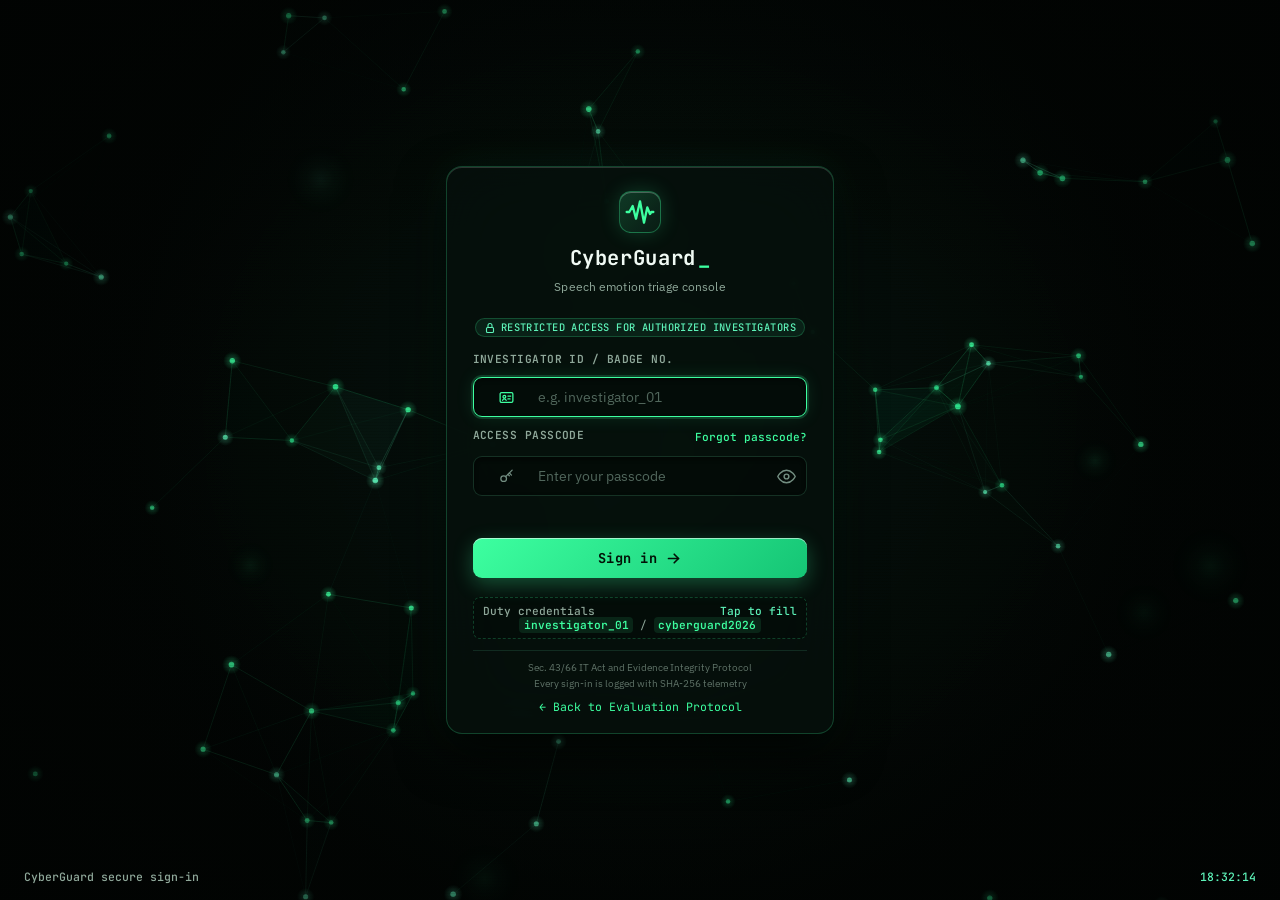
<file: frontend/admin.html>
<!DOCTYPE html>
<html lang="en">

<head>
    <meta charset="UTF-8">
    <meta name="viewport" content="width=device-width, initial-scale=1.0">
    <meta name="color-scheme" content="dark">
    <meta name="theme-color" content="#050806">
    <title>CyberGuard - Station Commander Console</title>
    <link rel="preconnect" href="https://fonts.googleapis.com">
    <link rel="preconnect" href="https://fonts.gstatic.com" crossorigin>
    <link
        href="https://fonts.googleapis.com/css2?family=IBM+Plex+Sans:wght@400;500;600;700&family=JetBrains+Mono:wght@400;500;600;700&display=swap"
        rel="stylesheet">
    <link rel="stylesheet" href="css/styles.css?v=23">
    <style>
        /* ==========================================================
           CyberGuard Station Commander Console
           Clean, minimal, tactical command room:
           - Subtle emerald glow & high signal-to-noise ratio
           - Minimal typography matching live console
           - Hoverable & clickable officer name -> Detailed Dossier Modal
           - Exactly ONE Provision New Officer button
           - 2-Column layout: Roster on left, Audit Trail on right
           ========================================================== */

        :root {
            --app-bg: #050806;
            --card-bg: rgba(9, 18, 12, 0.88);
            --card-border: rgba(0, 255, 136, 0.16);
            --card-border-glow: rgba(0, 255, 136, 0.35);
            --text-main: #e6f5ec;
            --text-dim: #8fa89a;
            --accent-green: #00ff88;
            --accent-cyan: #5df2b8;
            --danger-red: #ef4444;
            --font-sans: 'IBM Plex Sans', -apple-system, BlinkMacSystemFont, 'Segoe UI', Roboto, sans-serif;
            --font-mono: 'JetBrains Mono', monospace;
        }

        * {
            box-sizing: border-box;
            margin: 0;
            padding: 0;
            scrollbar-width: thin;
            scrollbar-color: rgba(0, 255, 136, 0.25) transparent;
        }

        html,
        body.admin-body {
            height: auto !important;
            min-height: 100vh !important;
            overflow-y: auto !important;
            overflow-x: hidden !important;
            background: var(--app-bg);
            color: var(--text-main);
            font-family: var(--font-sans);
            font-size: 14px;
            line-height: 1.45;
            -webkit-font-smoothing: antialiased;
            padding: 1.5rem 2rem 3rem 2rem;
            position: relative;
        }

        /* Subtle edge green glow from Pinterest inspiration (clean & minimal, no slop) */
        .admin-page-container {
            max-width: 1540px;
            margin: 0 auto;
            display: flex;
            flex-direction: column;
            gap: 1.25rem;
            position: relative;
        }

        /* ----------------------------------------------------------
           1. TOP HEADER BAR
           ---------------------------------------------------------- */
        .commander-header-card {
            background: var(--card-bg);
            border: 1px solid var(--card-border);
            border-left: 2px solid var(--accent-green);
            border-radius: 12px;
            padding: 1rem 1.35rem;
            display: flex;
            justify-content: space-between;
            align-items: center;
            gap: 1rem;
            flex-wrap: wrap;
            box-shadow: 0 10px 30px rgba(0, 0, 0, 0.5), -10px 0 30px rgba(0, 255, 136, 0.05);
            backdrop-filter: blur(20px);
            -webkit-backdrop-filter: blur(20px);
        }

        .header-brand-side {
            display: flex;
            align-items: center;
            gap: 0.9rem;
        }

        .commander-shield-icon {
            width: 38px;
            height: 38px;
            border-radius: 9px;
            background: rgba(0, 255, 136, 0.08);
            border: 1px solid rgba(0, 255, 136, 0.35);
            color: var(--accent-green);
            display: flex;
            align-items: center;
            justify-content: center;
            box-shadow: 0 0 14px rgba(0, 255, 136, 0.2);
            flex-shrink: 0;
        }

        .header-brand-titles {
            display: flex;
            flex-direction: column;
            gap: 0.15rem;
        }

        .title-rbac-row {
            display: flex;
            align-items: center;
            gap: 0.65rem;
            flex-wrap: wrap;
        }

        .title-rbac-row h1 {
            font-size: 1.05rem;
            font-weight: 700;
            letter-spacing: 0.04em;
            color: #ffffff;
            font-family: var(--font-sans);
        }

        .badge-rbac {
            font-family: var(--font-mono);
            font-size: 0.65rem;
            font-weight: 700;
            padding: 0.15rem 0.45rem;
            border-radius: 4px;
            background: rgba(0, 255, 136, 0.12);
            border: 1px solid rgba(0, 255, 136, 0.4);
            color: var(--accent-green);
            letter-spacing: 0.04em;
        }

        .header-brand-titles p {
            font-size: 0.74rem;
            color: var(--text-dim);
            letter-spacing: 0.01em;
        }

        .header-actions-side {
            display: flex;
            align-items: center;
            gap: 0.85rem;
            flex-wrap: wrap;
        }

        .commander-investigator-pill {
            display: inline-flex;
            align-items: center;
            gap: 0.5rem;
            background: rgba(2, 6, 4, 0.7);
            border: 1px solid var(--card-border);
            border-radius: 999px;
            padding: 0.28rem 0.75rem;
            font-size: 0.75rem;
        }

        .commander-investigator-pill .comm-role {
            font-family: var(--font-mono);
            font-size: 0.64rem;
            font-weight: 700;
            padding: 0.12rem 0.42rem;
            border-radius: 4px;
            background: rgba(0, 255, 136, 0.14);
            color: var(--accent-green);
            border: 1px solid rgba(0, 255, 136, 0.35);
        }

        .commander-investigator-pill .comm-badge {
            font-family: var(--font-mono);
            font-size: 0.72rem;
            color: #ffffff;
            font-weight: 600;
        }

        .commander-investigator-pill .comm-name {
            color: var(--text-dim);
            font-size: 0.72rem;
        }

        .btn-return-live {
            display: inline-flex;
            align-items: center;
            gap: 0.4rem;
            background: rgba(255, 255, 255, 0.05);
            border: 1px solid rgba(255, 255, 255, 0.14);
            color: #ffffff;
            font-size: 0.76rem;
            font-weight: 500;
            padding: 0.42rem 0.85rem;
            border-radius: 6px;
            text-decoration: none;
            transition: all 0.2s ease;
            cursor: pointer;
        }

        .btn-return-live:hover {
            background: rgba(255, 255, 255, 0.12);
            border-color: rgba(255, 255, 255, 0.3);
            color: #ffffff;
        }

        /* ----------------------------------------------------------
           2. STAT CARDS ROW (4 IN A ROW)
           ---------------------------------------------------------- */
        .stats-grid-row {
            display: grid;
            grid-template-columns: repeat(4, 1fr);
            gap: 1rem;
        }

        @media (max-width: 1080px) {
            .stats-grid-row {
                grid-template-columns: repeat(2, 1fr);
            }
        }

        @media (max-width: 600px) {
            .stats-grid-row {
                grid-template-columns: 1fr;
            }
        }

        .stat-card-box {
            background: var(--card-bg);
            border: 1px solid var(--card-border);
            border-radius: 10px;
            padding: 0.95rem 1.15rem;
            box-shadow: 0 10px 25px rgba(0, 0, 0, 0.35);
            display: flex;
            flex-direction: column;
            gap: 0.35rem;
            transition: border-color 0.2s ease, transform 0.2s ease;
        }

        .stat-card-box:hover {
            border-color: var(--card-border-glow);
            transform: translateY(-1px);
        }

        .stat-top-line {
            display: flex;
            justify-content: space-between;
            align-items: center;
        }

        .stat-header-label {
            font-family: var(--font-mono);
            font-size: 0.68rem;
            font-weight: 600;
            color: var(--text-dim);
            letter-spacing: 0.05em;
            text-transform: uppercase;
        }

        .stat-big-val {
            font-family: var(--font-mono);
            font-size: 1.85rem;
            font-weight: 700;
            color: #ffffff;
            line-height: 1.15;
        }

        .stat-big-val.connected {
            color: var(--accent-green);
            font-size: 1.1rem;
            font-weight: 700;
            letter-spacing: 0.04em;
            padding-top: 0.4rem;
            padding-bottom: 0.2rem;
        }

        .stat-sub-text {
            font-size: 0.72rem;
            color: var(--text-dim);
            letter-spacing: 0.01em;
        }

        /* ----------------------------------------------------------
           3. MAIN 2-COLUMN SPLIT GRID
           ---------------------------------------------------------- */
        .main-two-columns {
            display: grid;
            grid-template-columns: minmax(0, 1.95fr) minmax(360px, 1fr);
            gap: 1.25rem;
            align-items: start;
        }

        @media (max-width: 1200px) {
            .main-two-columns {
                grid-template-columns: 1fr;
            }
        }

        .console-panel-card {
            background: var(--card-bg);
            border: 1px solid var(--card-border);
            border-radius: 12px;
            overflow: hidden;
            box-shadow: 0 16px 40px rgba(0, 0, 0, 0.4);
            display: flex;
            flex-direction: column;
            min-width: 0;
        }

        .panel-top-header {
            padding: 0.85rem 1.25rem;
            background: rgba(2, 6, 4, 0.65);
            border-bottom: 1px solid var(--card-border);
            display: flex;
            justify-content: space-between;
            align-items: center;
            gap: 0.75rem;
            flex-wrap: wrap;
        }

        .panel-title-group {
            display: flex;
            align-items: center;
            gap: 0.55rem;
        }

        .panel-title-group h2 {
            font-size: 0.95rem;
            font-weight: 700;
            color: #ffffff;
            letter-spacing: 0.02em;
        }

        /* THE ONLY PROVISION OFFICER BUTTON IN ROSTER HEADER */
        .btn-provision-officer {
            background: var(--accent-green);
            border: 1px solid var(--accent-green);
            color: #031409;
            font-family: var(--font-sans);
            font-size: 0.78rem;
            font-weight: 700;
            padding: 0.42rem 0.95rem;
            border-radius: 6px;
            cursor: pointer;
            box-shadow: 0 0 14px rgba(0, 255, 136, 0.3);
            transition: all 0.2s ease;
            display: inline-flex;
            align-items: center;
            gap: 0.35rem;
        }

        .btn-provision-officer:hover {
            background: #8dffc6;
            box-shadow: 0 0 20px rgba(0, 255, 136, 0.55);
            transform: translateY(-1px);
        }

        .badge-sha256 {
            font-family: var(--font-mono);
            font-size: 0.65rem;
            font-weight: 600;
            padding: 0.15rem 0.45rem;
            border-radius: 4px;
            background: rgba(255, 255, 255, 0.05);
            border: 1px solid rgba(255, 255, 255, 0.12);
            color: var(--text-dim);
            letter-spacing: 0.05em;
        }

        /* ----------------------------------------------------------
           4. DUTY INVESTIGATOR ROSTER TABLE
           ---------------------------------------------------------- */
        .roster-table-scroll {
            width: 100%;
            overflow-x: auto;
        }

        .cyber-roster-table {
            width: 100%;
            border-collapse: collapse;
            font-size: 0.78rem;
            text-align: left;
        }

        .cyber-roster-table th {
            background: rgba(2, 6, 4, 0.4);
            color: var(--text-dim);
            font-family: var(--font-mono);
            font-size: 0.66rem;
            font-weight: 600;
            text-transform: uppercase;
            letter-spacing: 0.06em;
            padding: 0.75rem 0.85rem;
            border-bottom: 1px solid var(--card-border);
            white-space: nowrap;
        }

        .cyber-roster-table td {
            padding: 0.75rem 0.85rem;
            border-bottom: 1px solid rgba(255, 255, 255, 0.035);
            vertical-align: middle;
        }

        .cyber-roster-table tbody tr {
            transition: background 0.15s ease;
        }

        .cyber-roster-table tbody tr:hover {
            background: rgba(0, 255, 136, 0.028);
        }

        /* Officer & Badge Column */
        .officer-badge-cell {
            display: flex;
            flex-direction: column;
            gap: 0.15rem;
        }

        .officer-click-name {
            color: #ffffff;
            font-weight: 600;
            font-size: 0.82rem;
            cursor: pointer;
            transition: color 0.15s ease;
            text-decoration: none;
            display: inline-block;
        }

        .officer-click-name:hover {
            color: var(--accent-green);
            text-decoration: underline;
            text-underline-offset: 3px;
        }

        .officer-badge-sub {
            font-family: var(--font-mono);
            font-size: 0.7rem;
            color: var(--accent-green);
            font-weight: 600;
            letter-spacing: 0.02em;
        }

        .login-id-mono {
            font-family: var(--font-mono);
            color: #e6f5ec;
            font-size: 0.76rem;
        }

        /* Role Pill */
        .badge-role-tag {
            font-family: var(--font-mono);
            font-size: 0.65rem;
            font-weight: 600;
            padding: 0.18rem 0.5rem;
            border-radius: 4px;
            background: rgba(255, 255, 255, 0.05);
            border: 1px solid rgba(255, 255, 255, 0.15);
            color: var(--text-main);
            white-space: nowrap;
            display: inline-block;
        }

        .badge-role-tag.lead {
            background: rgba(0, 255, 136, 0.12);
            border-color: rgba(0, 255, 136, 0.4);
            color: var(--accent-green);
        }

        /* Confidential Contact */
        .contact-stack {
            display: flex;
            flex-direction: column;
            gap: 0.18rem;
        }

        .contact-item {
            font-family: var(--font-mono);
            font-size: 0.72rem;
            color: #c9ded3;
            letter-spacing: 0.01em;
            display: flex;
            align-items: center;
            gap: 0.35rem;
        }

        /* Status Dot */
        .status-badge-pill {
            display: inline-flex;
            align-items: center;
            gap: 0.35rem;
            font-family: var(--font-mono);
            font-size: 0.68rem;
            font-weight: 600;
            padding: 0.18rem 0.55rem;
            border-radius: 999px;
            white-space: nowrap;
        }

        .status-badge-pill.active {
            background: rgba(16, 185, 129, 0.14);
            border: 1px solid rgba(16, 185, 129, 0.4);
            color: #86efac;
        }

        .status-badge-pill.suspended {
            background: rgba(239, 68, 68, 0.14);
            border: 1px solid rgba(239, 68, 68, 0.4);
            color: #fca5a5;
        }

        .pulse-mini-dot {
            width: 5px;
            height: 5px;
            border-radius: 50%;
            background: currentColor;
        }

        /* Administrative Actions */
        .table-actions-group {
            display: flex;
            align-items: center;
            justify-content: flex-end;
            gap: 0.35rem;
            flex-wrap: wrap;
        }

        .btn-table-action {
            display: inline-flex;
            align-items: center;
            gap: 0.3rem;
            background: rgba(255, 255, 255, 0.05);
            border: 1px solid rgba(255, 255, 255, 0.12);
            color: var(--text-main);
            padding: 0.28rem 0.55rem;
            border-radius: 4px;
            font-size: 0.7rem;
            font-weight: 500;
            cursor: pointer;
            transition: all 0.15s ease;
            white-space: nowrap;
            text-align: center;
        }

        .btn-table-action:hover {
            background: rgba(255, 255, 255, 0.12);
            color: #ffffff;
            border-color: rgba(255, 255, 255, 0.25);
        }

        .btn-table-action.danger {
            background: rgba(239, 68, 68, 0.08);
            border-color: rgba(239, 68, 68, 0.35);
            color: #fca5a5;
        }

        .btn-table-action.danger:hover {
            background: rgba(239, 68, 68, 0.2);
            border-color: rgba(239, 68, 68, 0.6);
            color: #ffffff;
        }

        .btn-table-action.success {
            background: rgba(16, 185, 129, 0.08);
            border-color: rgba(16, 185, 129, 0.35);
            color: #86efac;
        }

        .btn-table-action.success:hover {
            background: rgba(16, 185, 129, 0.2);
            border-color: rgba(16, 185, 129, 0.6);
            color: #ffffff;
        }

        .self-account-tag {
            font-family: var(--font-mono);
            font-size: 0.68rem;
            color: var(--text-dim);
            padding: 0.2rem 0.4rem;
        }

        /* ----------------------------------------------------------
           5. SECURITY AUDIT TRAIL PANEL
           ---------------------------------------------------------- */
        .audit-trail-stream {
            list-style: none;
            padding: 0;
            margin: 0;
            max-height: 520px;
            overflow-y: auto;
        }

        .audit-event-row {
            padding: 0.75rem 1.15rem;
            border-bottom: 1px solid rgba(255, 255, 255, 0.035);
            display: flex;
            flex-direction: column;
            gap: 0.25rem;
            transition: background 0.15s ease;
        }

        .audit-event-row:hover {
            background: rgba(0, 255, 136, 0.025);
        }

        .audit-event-top {
            display: flex;
            justify-content: space-between;
            align-items: center;
            gap: 0.5rem;
        }

        .audit-type-text {
            font-family: var(--font-mono);
            font-size: 0.7rem;
            font-weight: 700;
            color: var(--accent-green);
            letter-spacing: 0.02em;
        }

        .audit-type-text.suspended {
            color: #fca5a5;
        }

        .audit-type-text.neutral {
            color: #93c5fd;
        }

        .audit-time-text {
            font-family: var(--font-mono);
            font-size: 0.66rem;
            color: var(--text-dim);
        }

        .audit-desc-line {
            font-size: 0.74rem;
            color: #b0c9bc;
            line-height: 1.35;
        }

        .audit-empty-state {
            padding: 3rem 1.5rem;
            text-align: center;
            color: var(--text-dim);
            font-size: 0.78rem;
        }

        /* ----------------------------------------------------------
           6. MODALS: DOSSIER & PROVISION
           ---------------------------------------------------------- */
        .modal-backdrop-wrap {
            position: fixed;
            inset: 0;
            background: rgba(0, 0, 0, 0.82);
            backdrop-filter: blur(12px);
            -webkit-backdrop-filter: blur(12px);
            z-index: 1000;
            display: none;
            align-items: center;
            justify-content: center;
            padding: 1.5rem;
            pointer-events: auto !important;
        }

        .modal-window-box {
            background: #09140e;
            border: 1px solid rgba(0, 255, 136, 0.35);
            border-radius: 12px;
            width: 100%;
            max-width: 520px;
            box-shadow: 0 30px 80px rgba(0, 0, 0, 0.9), 0 0 35px rgba(0, 255, 136, 0.12);
            overflow: hidden;
            animation: modalFadeIn 0.18s ease-out;
            position: relative;
            pointer-events: auto !important;
        }

        .modal-window-box * {
            pointer-events: auto;
        }

        @keyframes modalFadeIn {
            from {
                opacity: 0;
                transform: scale(0.97) translateY(8px);
            }

            to {
                opacity: 1;
                transform: scale(1) translateY(0);
            }
        }

        .modal-header-line {
            padding: 0.95rem 1.25rem;
            border-bottom: 1px solid var(--card-border);
            display: flex;
            justify-content: space-between;
            align-items: center;
            background: rgba(2, 6, 4, 0.6);
        }

        .modal-header-line h3 {
            font-size: 0.92rem;
            font-weight: 700;
            color: #ffffff;
            display: flex;
            align-items: center;
            gap: 0.45rem;
        }

        .btn-modal-close-x {
            background: transparent;
            border: none;
            color: var(--text-dim);
            font-size: 1.25rem;
            cursor: pointer;
            line-height: 1;
            padding: 0.2rem;
            transition: color 0.15s ease;
        }

        .btn-modal-close-x:hover {
            color: #ffffff;
        }

        .modal-body-scroll {
            padding: 1.25rem 1.25rem;
            display: flex;
            flex-direction: column;
            gap: 0.85rem;
            max-height: calc(85vh - 120px);
            overflow-y: auto;
        }

        .modal-row-pair {
            display: grid;
            grid-template-columns: 1fr 1fr;
            gap: 0.85rem;
        }

        @media (max-width: 520px) {
            .modal-row-pair {
                grid-template-columns: 1fr;
            }
        }

        .modal-field-unit {
            display: flex;
            flex-direction: column;
            gap: 0.3rem;
        }

        .modal-field-unit label {
            font-size: 0.67rem;
            font-weight: 600;
            color: var(--text-dim);
            text-transform: uppercase;
            letter-spacing: 0.05em;
            font-family: var(--font-mono);
        }

        .modal-field-unit input,
        .modal-field-unit select {
            background: rgba(255, 255, 255, 0.04);
            border: 1px solid var(--card-border);
            border-radius: 6px;
            padding: 0.5rem 0.75rem;
            color: #ffffff;
            font-size: 0.8rem;
            font-family: inherit;
            outline: none;
            transition: border-color 0.2s;
        }

        .modal-field-unit input:focus,
        .modal-field-unit select:focus {
            border-color: var(--accent-green);
            box-shadow: 0 0 0 2px rgba(0, 255, 136, 0.15);
        }

        .modal-field-unit select option {
            background: #09140e;
            color: #ffffff;
        }

        .passcode-gen-wrap {
            display: flex;
            align-items: center;
            gap: 0.5rem;
        }

        .passcode-gen-wrap input {
            flex: 1;
            font-family: var(--font-mono);
        }

        .btn-gen-passcode {
            background: rgba(0, 255, 136, 0.12);
            border: 1px solid rgba(0, 255, 136, 0.35);
            color: var(--accent-green);
            padding: 0.5rem 0.75rem;
            border-radius: 6px;
            font-size: 0.72rem;
            font-weight: 600;
            font-family: var(--font-mono);
            cursor: pointer;
            white-space: nowrap;
            transition: all 0.15s ease;
        }

        .btn-gen-passcode:hover {
            background: rgba(0, 255, 136, 0.25);
            color: #ffffff;
        }

        .modal-footer-line {
            padding: 0.85rem 1.25rem;
            border-top: 1px solid var(--card-border);
            display: flex;
            justify-content: flex-end;
            align-items: center;
            gap: 0.65rem;
            background: rgba(2, 6, 4, 0.5);
        }

        .btn-modal-ghost {
            background: transparent;
            border: 1px solid var(--card-border);
            color: var(--text-dim);
            padding: 0.42rem 0.95rem;
            border-radius: 6px;
            font-size: 0.76rem;
            cursor: pointer;
            transition: all 0.15s ease;
        }

        .btn-modal-ghost:hover {
            color: #ffffff;
            background: rgba(255, 255, 255, 0.05);
        }

        /* Dossier Elements */
        .dossier-top-box {
            display: flex;
            align-items: center;
            gap: 0.85rem;
            padding-bottom: 0.75rem;
            border-bottom: 1px solid var(--card-border);
        }

        .dossier-avatar-initials {
            width: 42px;
            height: 42px;
            border-radius: 50%;
            background: linear-gradient(135deg, rgba(0, 255, 136, 0.22), rgba(93, 242, 184, 0.08));
            border: 1px solid rgba(0, 255, 136, 0.4);
            color: var(--accent-green);
            font-size: 0.95rem;
            font-weight: 700;
            font-family: var(--font-mono);
            display: flex;
            align-items: center;
            justify-content: center;
            flex-shrink: 0;
        }

        .dossier-grid-info {
            display: grid;
            grid-template-columns: 1fr 1fr;
            gap: 0.75rem;
            margin-top: 0.25rem;
        }

        .dossier-info-block {
            display: flex;
            flex-direction: column;
            gap: 0.2rem;
            background: rgba(2, 6, 4, 0.5);
            padding: 0.65rem 0.85rem;
            border-radius: 6px;
            border: 1px solid rgba(0, 255, 136, 0.1);
        }

        .dossier-info-block span {
            font-size: 0.64rem;
            color: var(--text-dim);
            text-transform: uppercase;
            font-family: var(--font-mono);
            letter-spacing: 0.05em;
        }

        .dossier-info-block strong {
            font-size: 0.8rem;
            color: #ffffff;
            font-weight: 600;
        }

        /* ----------------------------------------------------------
           7. FLOATING TOAST
           ---------------------------------------------------------- */
        .cyber-toast-box {
            position: fixed;
            bottom: 2rem;
            right: 2rem;
            background: rgba(6, 17, 10, 0.96);
            border: 1px solid var(--accent-green);
            box-shadow: 0 12px 35px rgba(0, 0, 0, 0.8), 0 0 18px rgba(0, 255, 136, 0.25);
            backdrop-filter: blur(16px);
            -webkit-backdrop-filter: blur(16px);
            color: #ffffff;
            padding: 0.7rem 1.1rem;
            border-radius: 8px;
            z-index: 2000;
            display: none;
            align-items: center;
            gap: 0.65rem;
            font-size: 0.78rem;
            max-width: 420px;
            animation: toastSlideUp 0.2s cubic-bezier(0.16, 1, 0.3, 1);
        }

        .toast-status-dot {
            width: 7px;
            height: 7px;
            border-radius: 50%;
            background: var(--accent-green);
            box-shadow: 0 0 6px var(--accent-green);
            flex-shrink: 0;
        }

        .cyber-toast-box.error {
            border-color: var(--danger-red);
            box-shadow: 0 12px 35px rgba(0, 0, 0, 0.8), 0 0 18px rgba(239, 68, 68, 0.25);
        }

        .cyber-toast-box.error .toast-status-dot {
            background: var(--danger-red);
            box-shadow: 0 0 6px var(--danger-red);
        }

        @keyframes toastSlideUp {
            from {
                transform: translateY(16px);
                opacity: 0;
            }

            to {
                transform: translateY(0);
                opacity: 1;
            }
        }
    </style>
</head>

<body class="dark-theme admin-body">

    <div class="admin-page-container">

        <!-- 1. TOP HEADER BAR -->
        <header class="commander-header-card">
            <div class="header-brand-side">
                <div class="commander-shield-icon" aria-hidden="true">
                    <svg viewBox="0 0 24 24" width="20" height="20" fill="none" stroke="currentColor" stroke-width="2">
                        <path d="M12 2L3 7v6c0 5.5 3.8 10.7 9 12 5.2-1.3 9-6.5 9-12V7l-9-5z" />
                        <path d="M12 11a2.5 2.5 0 100-5 2.5 2.5 0 000 5z" />
                        <path d="M12 13.5c-2.8 0-5 1.8-5 3.5v.5h10v-.5c0-1.7-2.2-3.5-5-3.5z" />
                    </svg>
                </div>
                <div class="header-brand-titles">
                    <div class="title-rbac-row">
                        <h1>STATION COMMANDER CONSOLE</h1>
                        <span class="badge-rbac">RBAC RESTRICTED</span>
                    </div>
                    <p>Personnel Provisioning, Duty Roster & Security Audit Log Management</p>
                </div>
            </div>

            <div class="header-actions-side">
                <div class="commander-investigator-pill" id="commanderPill">
                    <span class="comm-role" id="commRole">LEAD_INVESTIGATOR</span>
                    <span class="comm-badge" id="commBadge">INV-7842</span>
                    <span class="comm-name" id="commName">Insp. Haziq Shaikh</span>
                </div>

                <a href="index.html" class="btn-return-live" title="Return to Live Console">
                    <span>← Return to Live Console</span>
                </a>
            </div>
        </header>

        <!-- 2. STAT CARDS ROW (4 IN A ROW) -->
        <section class="stats-grid-row" aria-label="Duty Overview Stats">
            <div class="stat-card-box">
                <div class="stat-top-line">
                    <span class="stat-header-label">ACTIVE ON DUTY</span>
                </div>
                <div class="stat-big-val" id="statActiveCount">1</div>
                <div class="stat-sub-text">Authorized live triage officers</div>
            </div>

            <div class="stat-card-box">
                <div class="stat-top-line">
                    <span class="stat-header-label">TOTAL PROVISIONED</span>
                </div>
                <div class="stat-big-val" id="statTotalCount">1</div>
                <div class="stat-sub-text">In database investigator roster</div>
            </div>

            <div class="stat-card-box">
                <div class="stat-top-line">
                    <span class="stat-header-label">SUSPENDED BADGES</span>
                </div>
                <div class="stat-big-val" id="statSuspendedCount">0</div>
                <div class="stat-sub-text">Revoked / Inactive terminals</div>
            </div>

            <div class="stat-card-box">
                <div class="stat-top-line">
                    <span class="stat-header-label">CLOUD STATE</span>
                </div>
                <div class="stat-big-val connected" id="statCloudDb">CONNECTED</div>
                <div class="stat-sub-text">Supabase PostgreSQL live sync</div>
            </div>
        </section>

        <!-- 3. TWO-COLUMN SPLIT: ROSTER (LEFT) + AUDIT TRAIL (RIGHT) -->
        <div class="main-two-columns">

            <!-- LEFT: DUTY INVESTIGATOR ROSTER (~68%) -->
            <section class="console-panel-card" aria-label="Duty Investigator Roster">
                <div class="panel-top-header">
                    <div class="panel-title-group">
                        <h2>Duty Investigator Roster</h2>
                    </div>

                    <!-- EXACTLY ONE PROVISION OFFICER BUTTON IN THE WHOLE UI -->
                    <button type="button" class="btn-provision-officer" id="btnOpenProvisionModal">
                        <span>+ Provision New Officer</span>
                    </button>
                </div>

                <div class="roster-table-scroll">
                    <table class="cyber-roster-table">
                        <thead>
                            <tr>
                                <th style="width: 22%;">OFFICER & BADGE</th>
                                <th style="width: 15%;">LOGIN ID</th>
                                <th style="width: 17%;">ROLE</th>
                                <th style="width: 22%;">CONFIDENTIAL CONTACT</th>
                                <th style="width: 11%;">DUTY STATUS</th>
                                <th style="width: 13%; text-align: right;">ADMINISTRATIVE ACTION</th>
                            </tr>
                        </thead>
                        <tbody id="rosterTableBody">
                            <tr>
                                <td colspan="6" style="text-align: center; color: var(--text-dim); padding: 3rem;">
                                    Loading duty investigator roster...
                                </td>
                            </tr>
                        </tbody>
                    </table>
                </div>
            </section>

            <!-- RIGHT: SECURITY AUDIT TRAIL (~32%) -->
            <section class="console-panel-card" aria-label="Security Audit Trail">
                <div class="panel-top-header">
                    <div class="panel-title-group">
                        <h2>Security Audit Trail</h2>
                    </div>
                    <span class="badge-sha256">SHA-256 LOGGED</span>
                </div>

                <ul class="audit-trail-stream" id="auditList">
                    <li class="audit-empty-state">No audit events recorded yet.</li>
                </ul>
            </section>

        </div>

    </div>

    <!-- 4. MODAL: OFFICER DETAILS DOSSIER (CLICK ON OFFICER NAME) -->
    <div class="modal-backdrop-wrap" id="officerDossierModal" role="dialog" aria-modal="true">
        <div class="modal-window-box">
            <div class="modal-header-line">
                <h3>
                    <svg viewBox="0 0 24 24" width="16" height="16" fill="none" stroke="currentColor" stroke-width="2"
                        style="color: var(--accent-green);">
                        <path d="M20 21v-2a4 4 0 0 0-4-4H8a4 4 0 0 0-4 4v2" />
                        <circle cx="12" cy="7" r="4" />
                    </svg>
                    <span>Officer Dossier</span>
                </h3>
                <button type="button" class="btn-modal-close-x" id="btnCloseDossierModal">×</button>
            </div>

            <div class="modal-body-scroll">
                <div class="dossier-top-box">
                    <div class="dossier-avatar-initials" id="dossierAvatar">HS</div>
                    <div style="display: flex; flex-direction: column; gap: 0.2rem;">
                        <h2 style="font-size: 1rem; color: #ffffff;" id="dossierName">Insp. Haziq Shaikh</h2>
                        <div style="display: flex; gap: 0.4rem; align-items: center;">
                            <span class="badge-role-tag lead" id="dossierBadge">INV-7842</span>
                            <span class="badge-role-tag" id="dossierRole">LEAD_INVESTIGATOR</span>
                            <span class="status-badge-pill active" id="dossierStatusBadge">
                                <span class="pulse-mini-dot"></span>
                                <span>ACTIVE</span>
                            </span>
                        </div>
                    </div>
                </div>

                <div class="dossier-grid-info">
                    <div class="dossier-info-block">
                        <span>Login ID</span>
                        <strong id="dossierUsername" style="font-family: var(--font-mono);">investigator_01</strong>
                    </div>
                    <div class="dossier-info-block">
                        <span>Station Division</span>
                        <strong id="dossierStation">Cyber Crime Police Station</strong>
                    </div>
                    <div class="dossier-info-block">
                        <span>Confidential Email</span>
                        <strong id="dossierEmail"
                            style="font-family: var(--font-mono);">i***q@cyberpolice.gov.in</strong>
                    </div>
                    <div class="dossier-info-block">
                        <span>Confidential Phone</span>
                        <strong id="dossierPhone" style="font-family: var(--font-mono);">+91 **** 2345</strong>
                    </div>
                </div>
            </div>

            <div class="modal-footer-line">
                <button type="button" class="btn-modal-ghost" id="btnCloseDossierBtn">Close</button>
                <button type="button" class="btn-table-action" id="btnDossierMagicLink"
                    style="padding: 0.42rem 0.85rem;">
                    Dispatch Link
                </button>
                <button type="button" class="btn-table-action danger" id="btnDossierToggleStatus"
                    style="padding: 0.42rem 0.85rem;">
                    Suspend Badge
                </button>
            </div>
        </div>
    </div>

    <!-- 5. MODAL: PROVISION NEW OFFICER -->
    <div class="modal-backdrop-wrap" id="provisionModal" role="dialog" aria-modal="true">
        <div class="modal-window-box">
            <div class="modal-header-line">
                <h3>Provision New Officer</h3>
                <button type="button" class="btn-modal-close-x" id="btnCloseModal">×</button>
            </div>

            <form id="provisionForm" autocomplete="off">
                <div class="modal-body-scroll">
                    <div class="modal-row-pair">
                        <div class="modal-field-unit">
                            <label for="provUsername">Login ID *</label>
                            <input type="text" id="provUsername" placeholder="e.g. investigator_02" required
                                autofocus />
                        </div>
                        <div class="modal-field-unit">
                            <label for="provBadge">Badge No. *</label>
                            <input type="text" id="provBadge" placeholder="e.g. INV-8910" required />
                        </div>
                    </div>

                    <div class="modal-row-pair">
                        <div class="modal-field-unit">
                            <label for="provName">Full Name *</label>
                            <input type="text" id="provName" placeholder="e.g. Sub-Insp. Priya Sharma" required />
                        </div>
                        <div class="modal-field-unit">
                            <label for="provRole">Role *</label>
                            <select id="provRole" required>
                                <option value="INVESTIGATOR">INVESTIGATOR</option>
                                <option value="CYBER_FORENSIC_EXPERT">CYBER_FORENSIC_EXPERT</option>
                                <option value="DUTY_SERGEANT">DUTY_SERGEANT</option>
                                <option value="LEAD_INVESTIGATOR">LEAD_INVESTIGATOR</option>
                            </select>
                        </div>
                    </div>

                    <div class="modal-field-unit">
                        <label for="provStation">Station / Division *</label>
                        <input type="text" id="provStation" value="Cyber Crime Police Station, BKC Mumbai" required />
                    </div>

                    <div class="modal-row-pair">
                        <div class="modal-field-unit">
                            <label for="provEmail">Email *</label>
                            <input type="email" id="provEmail" placeholder="e.g. priya.sharma@cyberpolice.gov.in"
                                required />
                        </div>
                        <div class="modal-field-unit">
                            <label for="provPhone">Phone *</label>
                            <input type="text" id="provPhone" placeholder="e.g. +91 98765 43210" required />
                        </div>
                    </div>

                    <div class="modal-field-unit">
                        <label for="provPassword">Passcode *</label>
                        <div class="passcode-gen-wrap">
                            <input type="text" id="provPassword" placeholder="Minimum 6 characters" required />
                            <button type="button" class="btn-gen-passcode" id="btnGenPass">Generate</button>
                        </div>
                    </div>
                </div>

                <div class="modal-footer-line">
                    <button type="button" class="btn-modal-ghost" id="btnCancelModal">Cancel</button>
                    <button type="submit" class="btn-provision-officer" id="btnSubmitProvision">
                        <span>Authorize Badge</span>
                    </button>
                </div>
            </form>
        </div>
    </div>

    <!-- 6. FLOATING TOAST NOTIFICATION -->
    <div class="cyber-toast-box" id="toastNotify" role="status" aria-live="polite">
        <span class="toast-status-dot"></span>
        <span id="toastMsg">Action completed successfully.</span>
    </div>

    <script>
        document.addEventListener("DOMContentLoaded", () => {
            const token = sessionStorage.getItem("cyberguard_token") || localStorage.getItem("cyberguard_token");
            const rawProfile = sessionStorage.getItem("cyberguard_investigator") || localStorage.getItem("cyberguard_investigator");

            if (!token || !rawProfile) {
                window.location.href = "login.html";
                return;
            }

            let profile = null;
            try {
                profile = JSON.parse(rawProfile);
            } catch {
                window.location.href = "login.html";
                return;
            }

            const COMMANDER_ROLES = ["LEAD_INVESTIGATOR", "SUPERINTENDENT", "STATION_COMMANDER", "ADMIN"];
            if (!COMMANDER_ROLES.includes(profile.role)) {
                alert(`Access Denied: Officer rank '${profile.role}' does not possess Station Commander privileges.`);
                window.location.href = "index.html";
                return;
            }

            // Populate Commander Profile
            document.getElementById("commRole").textContent = profile.role || "COMMANDER";
            document.getElementById("commBadge").textContent = profile.badge_id || "INV-7842";
            document.getElementById("commName").textContent = profile.name || "Station Commander";

            const rosterTableBody = document.getElementById("rosterTableBody");
            const auditList = document.getElementById("auditList");
            const statActiveCount = document.getElementById("statActiveCount");
            const statTotalCount = document.getElementById("statTotalCount");
            const statSuspendedCount = document.getElementById("statSuspendedCount");
            const toastNotify = document.getElementById("toastNotify");
            const toastMsg = document.getElementById("toastMsg");

            let cachedInvestigators = [];
            let cachedAuditLogs = [];

            function getInitials(name) {
                if (!name) return "OF";
                const parts = name.replace(/^(Insp\.|Sub-Insp\.|Constable|Officer|Sergeant|Commander)\s+/i, "").trim().split(/\s+/);
                if (parts.length >= 2) {
                    return (parts[0][0] + parts[parts.length - 1][0]).toUpperCase();
                }
                return name.slice(0, 2).toUpperCase();
            }

            function escapeHtml(str) {
                if (!str) return "";
                return String(str)
                    .replace(/&/g, "&amp;")
                    .replace(/</g, "&lt;")
                    .replace(/>/g, "&gt;")
                    .replace(/"/g, "&quot;")
                    .replace(/'/g, "&#039;");
            }

            let toastTimer = null;
            function showToast(message, isSuccess = true) {
                if (toastTimer) clearTimeout(toastTimer);
                toastMsg.textContent = message;
                toastNotify.className = `cyber-toast-box ${isSuccess ? '' : 'error'}`;
                toastNotify.style.display = "flex";
                toastTimer = setTimeout(() => {
                    toastNotify.style.display = "none";
                }, 3500);
            }

            async function authFetch(url, options = {}) {
                const headers = options.headers ? { ...options.headers } : {};
                headers["Authorization"] = `Bearer ${token}`;
                return fetch(url, { ...options, headers });
            }

            async function loadRoster() {
                try {
                    const res = await authFetch("/api/admin/investigators");
                    if (!res.ok) {
                        const err = await res.json();
                        throw new Error(err.detail || "Failed to load roster.");
                    }
                    const data = await res.json();
                    cachedInvestigators = data.investigators || [];
                    renderRosterTable();
                } catch (err) {
                    rosterTableBody.innerHTML = `<tr><td colspan="6" style="text-align: center; color: #ef4444; padding: 2rem;">${escapeHtml(err.message)}</td></tr>`;
                }
            }

            function renderRosterTable() {
                if (cachedInvestigators.length === 0) {
                    rosterTableBody.innerHTML = `<tr><td colspan="6" style="text-align: center; color: var(--text-dim); padding: 2.5rem;">No officers found in database.</td></tr>`;
                    return;
                }

                let activeCount = 0;
                let suspendedCount = 0;

                rosterTableBody.innerHTML = cachedInvestigators.map(inv => {
                    if (inv.is_active) activeCount++;
                    else suspendedCount++;

                    const isSelf = inv.username === profile.username;
                    const isLead = inv.role === "LEAD_INVESTIGATOR" || inv.role === "SUPERINTENDENT" || inv.role === "STATION_COMMANDER";

                    return `
                        <tr>
                            <!-- 1. OFFICER & BADGE (Hover & Clickable to Dossier Modal) -->
                            <td>
                                <div class="officer-badge-cell">
                                    <span class="officer-click-name" onclick="openOfficerDossier('${escapeHtml(inv.username)}')" title="Click to inspect officer dossier">
                                        ${escapeHtml(inv.name)}
                                    </span>
                                    <span class="officer-badge-sub">${escapeHtml(inv.badge_id)}</span>
                                </div>
                            </td>

                            <!-- 2. LOGIN ID -->
                            <td>
                                <span class="login-id-mono">${escapeHtml(inv.username)}</span>
                            </td>

                            <!-- 3. ROLE -->
                            <td>
                                <span class="badge-role-tag ${isLead ? 'lead' : ''}">
                                    ${escapeHtml(inv.role)}
                                </span>
                            </td>

                            <!-- 4. CONFIDENTIAL CONTACT -->
                            <td>
                                <div class="contact-stack">
                                    <div class="contact-item">
                                        <span class="icon">✉</span>
                                        <span>${escapeHtml(inv.email_masked || "Confidential")}</span>
                                    </div>
                                    <div class="contact-item">
                                        <svg viewBox="0 0 24 24" width="11" height="11" fill="none" stroke="currentColor" stroke-width="2" stroke-linecap="round" stroke-linejoin="round" style="flex-shrink:0;opacity:0.75;"><path d="M22 16.92v3a2 2 0 0 1-2.18 2 19.79 19.79 0 0 1-8.63-3.07A19.5 19.5 0 0 1 4.49 12a19.79 19.79 0 0 1-3.07-8.67A2 2 0 0 1 3.4 1.26h3a2 2 0 0 1 2 1.72c.127.96.361 1.903.7 2.81a2 2 0 0 1-.45 2.11L7.91 8.69a16 16 0 0 0 6 6l.76-.76a2 2 0 0 1 2.11-.45c.907.339 1.85.573 2.81.7a2 2 0 0 1 1.72 2.04z"/></svg>
                                        <span>${escapeHtml(inv.phone_masked || "Confidential")}</span>
                                    </div>
                                </div>
                            </td>

                            <!-- 5. DUTY STATUS -->
                            <td>
                                <span class="status-badge-pill ${inv.is_active ? 'active' : 'suspended'}">
                                    <span class="pulse-mini-dot"></span>
                                    <span>${inv.is_active ? 'ACTIVE' : 'SUSPENDED'}</span>
                                </span>
                            </td>

                            <!-- 6. ADMINISTRATIVE ACTION -->
                            <td style="text-align: right;">
                                <div class="table-actions-group">
                                    <button type="button" class="btn-table-action"
                                        onclick="dispatchMagicLink('${escapeHtml(inv.username)}', '${escapeHtml(inv.name)}')"
                                        title="Dispatch one-time login link">
                                        ✉ Dispatch Link
                                    </button>
                                    ${!isSelf ? `
                                        <button type="button" class="btn-table-action ${inv.is_active ? 'danger' : 'success'}"
                                            onclick="toggleOfficerStatus('${escapeHtml(inv.username)}', ${!inv.is_active})"
                                            title="${inv.is_active ? 'Suspend badge credentials' : 'Reactivate badge'}">
                                            ${inv.is_active ? ' Suspend' : '✓ Activate'}
                                        </button>
                                    ` : `
                                        <span class="self-account-tag">(Your Account)</span>
                                    `}
                                </div>
                            </td>
                        </tr>
                    `;
                }).join("");

                statTotalCount.textContent = cachedInvestigators.length;
                statActiveCount.textContent = activeCount;
                statSuspendedCount.textContent = suspendedCount;
            }

            // Officer Dossier Modal
            window.openOfficerDossier = function (username) {
                const inv = cachedInvestigators.find(i => i.username === username);
                if (!inv) return;

                const isSelf = inv.username === profile.username;
                const modal = document.getElementById("officerDossierModal");
                document.getElementById("dossierAvatar").textContent = getInitials(inv.name);
                document.getElementById("dossierName").textContent = inv.name;
                document.getElementById("dossierBadge").textContent = inv.badge_id;
                document.getElementById("dossierRole").textContent = inv.role;
                document.getElementById("dossierUsername").textContent = inv.username;
                document.getElementById("dossierStation").textContent = inv.station || "Cyber Crime Police Station";
                document.getElementById("dossierEmail").textContent = inv.email_masked || "Confidential";
                document.getElementById("dossierPhone").textContent = inv.phone_masked || "Confidential";

                const statusBadge = document.getElementById("dossierStatusBadge");
                statusBadge.className = `status-badge-pill ${inv.is_active ? 'active' : 'suspended'}`;
                statusBadge.innerHTML = `<span class="pulse-mini-dot"></span><span>${inv.is_active ? 'ACTIVE' : 'SUSPENDED'}</span>`;

                const btnMagic = document.getElementById("btnDossierMagicLink");
                btnMagic.onclick = () => {
                    dispatchMagicLink(inv.username, inv.name);
                };

                const btnToggle = document.getElementById("btnDossierToggleStatus");
                if (isSelf) {
                    btnToggle.style.display = "none";
                } else {
                    btnToggle.style.display = "inline-flex";
                    btnToggle.className = `btn-table-action ${inv.is_active ? 'danger' : 'success'}`;
                    btnToggle.textContent = inv.is_active ? " Suspend Badge" : "✓ Reactivate Badge";
                    btnToggle.onclick = async () => {
                        await toggleOfficerStatus(inv.username, !inv.is_active);
                        modal.style.display = "none";
                    };
                }

                modal.style.display = "flex";
            };

            const dossierModal = document.getElementById("officerDossierModal");
            document.getElementById("btnCloseDossierModal").addEventListener("click", () => {
                dossierModal.style.display = "none";
            });
            document.getElementById("btnCloseDossierBtn").addEventListener("click", () => {
                dossierModal.style.display = "none";
            });
            dossierModal.addEventListener("click", (e) => {
                if (e.target === dossierModal) dossierModal.style.display = "none";
            });

            async function loadAuditLogs() {
                try {
                    const res = await authFetch("/api/admin/audit-logs?limit=35");
                    if (!res.ok) return;
                    const data = await res.json();
                    cachedAuditLogs = data.logs || [];
                    renderAuditLedger();
                } catch {
                    // Soft fail
                }
            }

            function renderAuditLedger() {
                if (cachedAuditLogs.length === 0) {
                    auditList.innerHTML = `<li class="audit-empty-state">No audit events recorded yet.</li>`;
                    return;
                }

                auditList.innerHTML = cachedAuditLogs.map(l => {
                    const eventType = l.event_type || "AUDIT";
                    let typeClass = "";
                    if (eventType.includes("SUSPEND")) typeClass = "suspended";
                    else if (eventType.includes("SYSTEM")) typeClass = "neutral";

                    let timeFormatted = "Recent";
                    if (l.created_at) {
                        try {
                            const d = new Date(l.created_at);
                            timeFormatted = d.toLocaleTimeString([], { hour: '2-digit', minute: '2-digit', second: '2-digit' });
                        } catch {
                            timeFormatted = "Recent";
                        }
                    }

                    let desc = "";
                    if (eventType === "LOGIN_SUCCESS") {
                        desc = `LOGIN_SUCCESS - Investigator: ${escapeHtml(l.investigator_badge_id || '')}`;
                    } else if (eventType === "INVESTIGATOR_PROVISIONED") {
                        desc = `Provisioned: <strong>${escapeHtml(l.details?.target_name || l.details?.target_username || '')}</strong> (${escapeHtml(l.details?.target_badge || '')})`;
                    } else if (eventType === "INVESTIGATOR_SUSPENDED") {
                        desc = `Officer '${escapeHtml(l.details?.target_username || '')}' badge suspended by Commander.`;
                    } else if (eventType === "INVESTIGATOR_ACTIVATED") {
                        desc = `Officer '${escapeHtml(l.details?.target_username || '')}' badge reactivated by Commander.`;
                    } else if (eventType.includes("MAGIC")) {
                        desc = `One-time link dispatched for officer '${escapeHtml(l.details?.target_username || '')}'.`;
                    } else if (eventType === "SYSTEM_INITIALIZED") {
                        desc = `Station Commander Audit Ledger Online.`;
                    } else {
                        desc = `${escapeHtml(eventType)} - ${escapeHtml(l.investigator_name || 'System')}`;
                    }

                    return `
                        <li class="audit-event-row">
                            <div class="audit-event-top">
                                <span class="audit-type-text ${typeClass}">${escapeHtml(eventType)}</span>
                                <span class="audit-time-text">${escapeHtml(timeFormatted)}</span>
                            </div>
                            <div class="audit-desc-line">${desc}</div>
                        </li>
                    `;
                }).join("");
            }

            window.dispatchMagicLink = async function (username, name) {
                try {
                    const res = await authFetch(`/api/admin/investigators/${encodeURIComponent(username)}/dispatch-link`, {
                        method: "POST"
                    });
                    const data = await res.json();
                    if (!res.ok) throw new Error(data.detail || "Dispatch failed.");
                    showToast(`One-time link dispatched to ${name}.`);
                    loadAuditLogs();
                } catch (err) {
                    showToast(err.message, false);
                }
            };

            window.toggleOfficerStatus = async function (username, newStatus) {
                const actionLabel = newStatus ? "reactivate" : "suspend";
                if (!confirm(`Are you sure you want to ${actionLabel.toUpperCase()} '${username}'?`)) return;

                try {
                    const res = await authFetch(`/api/admin/investigators/${encodeURIComponent(username)}/status`, {
                        method: "PATCH",
                        headers: { "Content-Type": "application/json" },
                        body: JSON.stringify({ is_active: newStatus })
                    });
                    const data = await res.json();
                    if (!res.ok) throw new Error(data.detail || "Status update failed.");
                    showToast(`Officer '${username}' ${newStatus ? 'reactivated' : 'suspended'}.`);
                    loadRoster();
                    loadAuditLogs();
                } catch (err) {
                    showToast(err.message, false);
                }
            };

            // Provision Modal Logic
            const provisionModal = document.getElementById("provisionModal");
            const btnOpenProvisionModal = document.getElementById("btnOpenProvisionModal");
            const btnCloseModal = document.getElementById("btnCloseModal");
            const btnCancelModal = document.getElementById("btnCancelModal");
            const provisionForm = document.getElementById("provisionForm");
            const btnGenPass = document.getElementById("btnGenPass");
            const provPassword = document.getElementById("provPassword");

            function generatePasscode() {
                const chars = "abcdefghjkmnpqrstuvwxyzABCDEFGHJKLMNPQRSTUVWXYZ23456789!@#$%";
                let pass = "CG-";
                for (let i = 0; i < 8; i++) {
                    pass += chars[Math.floor(Math.random() * chars.length)];
                }
                return pass;
            }

            function openModal() {
                provisionForm.reset();
                provPassword.value = generatePasscode();
                provisionModal.style.display = "flex";
                document.getElementById("provUsername").focus();
            }

            function closeModal() {
                provisionModal.style.display = "none";
            }

            btnOpenProvisionModal.addEventListener("click", openModal);
            btnCloseModal.addEventListener("click", closeModal);
            btnCancelModal.addEventListener("click", closeModal);
            provisionModal.addEventListener("click", (e) => {
                if (e.target === provisionModal) closeModal();
            });

            document.addEventListener("keydown", (e) => {
                if (e.key === "Escape") {
                    if (provisionModal.style.display === "flex") closeModal();
                    if (dossierModal.style.display === "flex") dossierModal.style.display = "none";
                }
            });

            btnGenPass.addEventListener("click", () => {
                provPassword.value = generatePasscode();
            });

            provisionForm.addEventListener("submit", async (e) => {
                e.preventDefault();
                const btnSubmit = document.getElementById("btnSubmitProvision");
                btnSubmit.disabled = true;
                btnSubmit.innerHTML = `<span>Authorizing...</span>`;

                try {
                    const payload = {
                        username: document.getElementById("provUsername").value.trim(),
                        badge_id: document.getElementById("provBadge").value.trim(),
                        name: document.getElementById("provName").value.trim(),
                        role: document.getElementById("provRole").value,
                        station: document.getElementById("provStation").value.trim(),
                        email: document.getElementById("provEmail").value.trim(),
                        phone: document.getElementById("provPhone").value.trim(),
                        password: provPassword.value
                    };

                    const res = await authFetch("/api/admin/investigators", {
                        method: "POST",
                        headers: { "Content-Type": "application/json" },
                        body: JSON.stringify(payload)
                    });

                    const data = await res.json();
                    if (!res.ok) throw new Error(data.detail || "Provisioning failed.");

                    showToast(`Officer ${payload.name} provisioned!`);
                    closeModal();
                    loadRoster();
                    loadAuditLogs();
                } catch (err) {
                    showToast(err.message, false);
                } finally {
                    btnSubmit.disabled = false;
                    btnSubmit.innerHTML = `<span>Authorize Badge</span>`;
                }
            });

            // Initial load & 25s auto-poll
            loadRoster();
            loadAuditLogs();

            setInterval(() => {
                loadRoster();
                loadAuditLogs();
            }, 25000);
        });
    </script>
</body>

</html>
</file>
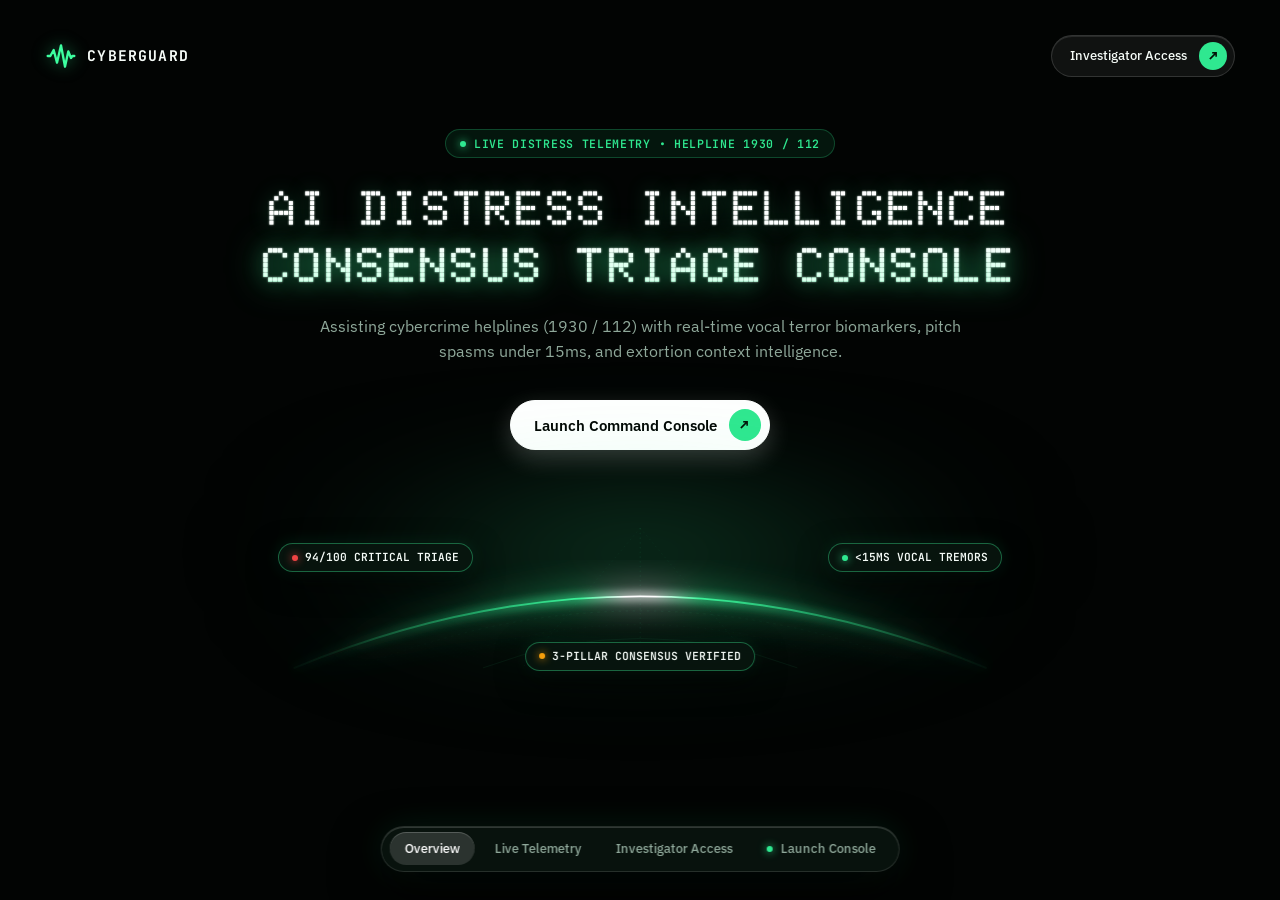
<file: frontend/landing.html>
<!DOCTYPE html>
<html lang="en">

<head>
    <meta charset="UTF-8">
    <meta name="viewport" content="width=device-width, initial-scale=1.0">
    <meta name="color-scheme" content="dark">
    <meta name="theme-color" content="#020403">
    <title>CyberGuard — Boutique Speech Emotion &amp; Triage Console</title>
    <link rel="preconnect" href="https://fonts.googleapis.com">
    <link rel="preconnect" href="https://fonts.gstatic.com" crossorigin>
    <link
        href="https://fonts.googleapis.com/css2?family=Doto:wght@600;700;800;900&family=DotGothic16&family=IBM+Plex+Sans:wght@300;400;500;600;700&family=JetBrains+Mono:wght@400;500;600;700&display=swap"
        rel="stylesheet">
    <link rel="stylesheet" href="css/landing.css?v=13">
</head>

<body>

    <!-- MAIN SITE CONTAINER (FULL-BLEED SEAMLESS BACKGROUND) -->
    <main class="site-container">
        <!-- Top Bar: Minimal Brand + Boutique Capsule Button -->
        <header class="top-bar">
            <a href="landing.html" class="brand-badge" id="brandLogo">
                <span class="brand-glyph"><svg xmlns="http://www.w3.org/2000/svg" width="32" height="32"
                        viewBox="0 0 24 24" fill="none" stroke="#3dffa0" stroke-linecap="round" stroke-linejoin="round"
                        stroke-width="1.75" aria-hidden="true">
                        <path d="M2 12h2l2.5-4.5L9 17l3-13l3 16l2.5-11.5l2 5l1-1.5H22" />
                    </svg></span>
                <span class="brand-text">CYBERGUARD</span>
            </a>

            <a href="login.html" class="btn-capsule" id="btnTopLogin" title="Authorized Investigator Terminal">
                <span>Investigator Access</span>
                <span class="btn-arrow-circle">↗</span>
            </a>
        </header>

        <!-- Hero Typography Section (Velopay / InferaAI High-Contrast Elegance) -->
        <section class="hero-block" id="hero">
            <div class="hero-pill-badge">
                <span class="pulse-dot"></span>
                <span>LIVE DISTRESS TELEMETRY • HELPLINE 1930 / 112</span>
            </div>

            <h1 class="hero-heading">
                AI Distress Intelligence<br>
                <strong>Consensus Triage Console</strong>
            </h1>

            <p class="hero-lead">
                Assisting cybercrime helplines (1930 / 112) with real-time vocal terror biomarkers, pitch spasms
                under 15ms, and extortion context intelligence.
            </p>

            <div class="hero-actions-row">
                <button type="button" class="btn-capsule btn-capsule-solid" id="btnHeroLaunch"
                    style="font-size: 0.92rem; padding: 0.52rem 0.52rem 0.52rem 1.45rem;">
                    <span>Launch Command Console</span>
                    <span class="btn-arrow-circle" style="width: 32px; height: 32px;">↗</span>
                </button>
            </div>

            <!-- Velopay / InferaAI Curved Telemetry Horizon (Seamless Arc) -->
            <div class="telemetry-horizon-wrap" aria-hidden="true">
                <!-- Atmospheric Ambient Glow Bloom -->
                <div class="arc-ambient-glow"></div>

                <svg class="telemetry-horizon-svg" viewBox="0 0 960 235" fill="none" xmlns="http://www.w3.org/2000/svg">
                    <defs>
                        <!-- Wide Soft Atmospheric Blur -->
                        <filter id="arcGlowWide" x="-50%" y="-50%" width="200%" height="200%">
                            <feGaussianBlur stdDeviation="20" result="blurWide" />
                        </filter>

                        <!-- Core Intense Laser Blur -->
                        <filter id="arcGlowCore" x="-30%" y="-30%" width="160%" height="160%">
                            <feGaussianBlur stdDeviation="6" result="blurCore" />
                        </filter>

                        <!-- Horizon Smooth Volumetric Under-Fill Gradient -->
                        <linearGradient id="horizonVolumetric" x1="480" y1="36" x2="480" y2="235"
                            gradientUnits="userSpaceOnUse">
                            <stop offset="0%" stop-color="#3dffa0" stop-opacity="0.18" />
                            <stop offset="25%" stop-color="#2fe890" stop-opacity="0.08" />
                            <stop offset="55%" stop-color="#0e3a24" stop-opacity="0.02" />
                            <stop offset="100%" stop-color="#020403" stop-opacity="0" />
                        </linearGradient>

                        <!-- Multi-Stop Ultra-Smooth Stroke Gradient -->
                        <linearGradient id="arcStrokeGrad" x1="0" y1="120" x2="960" y2="120"
                            gradientUnits="userSpaceOnUse">
                            <stop offset="0%" stop-color="#3dffa0" stop-opacity="0" />
                            <stop offset="10%" stop-color="#3dffa0" stop-opacity="0.08" />
                            <stop offset="25%" stop-color="#2fe890" stop-opacity="0.45" />
                            <stop offset="42%" stop-color="#3dffa0" stop-opacity="0.88" />
                            <stop offset="48%" stop-color="#ffffff" stop-opacity="0.98" />
                            <stop offset="50%" stop-color="#ffffff" stop-opacity="1" />
                            <stop offset="52%" stop-color="#ffffff" stop-opacity="0.98" />
                            <stop offset="58%" stop-color="#3dffa0" stop-opacity="0.88" />
                            <stop offset="75%" stop-color="#2fe890" stop-opacity="0.45" />
                            <stop offset="90%" stop-color="#3dffa0" stop-opacity="0.08" />
                            <stop offset="100%" stop-color="#3dffa0" stop-opacity="0" />
                        </linearGradient>

                        <!-- Inner Perspective Wire Gradient -->
                        <linearGradient id="innerWireGrad" x1="480" y1="60" x2="480" y2="220"
                            gradientUnits="userSpaceOnUse">
                            <stop offset="0%" stop-color="#3dffa0" stop-opacity="0.20" />
                            <stop offset="60%" stop-color="#3dffa0" stop-opacity="0.04" />
                            <stop offset="100%" stop-color="#3dffa0" stop-opacity="0" />
                        </linearGradient>
                    </defs>

                    <!-- Volumetric Ambient Under-Fill -->
                    <path d="M 40 220 Q 480 38 920 220 Z" fill="url(#horizonVolumetric)" />

                    <!-- Radial Dotted Perspective Grid -->
                    <path d="M 120 220 Q 480 75 840 220" stroke="url(#innerWireGrad)" stroke-width="1.2"
                        stroke-dasharray="3 6" />
                    <path d="M 200 220 Q 480 110 760 220" stroke="url(#innerWireGrad)" stroke-width="1"
                        stroke-dasharray="2 7" />
                    <path d="M 280 220 Q 480 145 680 220" stroke="rgba(61, 255, 160, 0.10)" stroke-width="0.8" />

                    <!-- Latitude Spoke Rays -->
                    <line x1="480" y1="42" x2="330" y2="220" stroke="rgba(61, 255, 160, 0.06)" stroke-width="1"
                        stroke-dasharray="2 4" />
                    <line x1="480" y1="42" x2="480" y2="220" stroke="rgba(61, 255, 160, 0.10)" stroke-width="1"
                        stroke-dasharray="2 4" />
                    <line x1="480" y1="42" x2="630" y2="220" stroke="rgba(61, 255, 160, 0.06)" stroke-width="1"
                        stroke-dasharray="2 4" />

                    <!-- LAYER 1: Soft Atmospheric Bloom Layer -->
                    <path d="M 40 220 Q 480 38 920 220" stroke="url(#arcStrokeGrad)" stroke-width="26"
                        stroke-linecap="round" opacity="0.4" filter="url(#arcGlowWide)" />

                    <!-- LAYER 2: Concentrated Inner Neon Layer -->
                    <path d="M 40 220 Q 480 38 920 220" stroke="url(#arcStrokeGrad)" stroke-width="9"
                        stroke-linecap="round" opacity="0.8" filter="url(#arcGlowCore)" />

                    <!-- LAYER 3: Core Arc Stroke -->
                    <path d="M 40 220 Q 480 38 920 220" stroke="url(#arcStrokeGrad)" stroke-width="2.5"
                        stroke-linecap="round" />
                </svg>

                <!-- Floating Telemetry Chips -->
                <div class="horizon-floating-chips">
                    <div class="floating-chip chip-left" title="Active Triage Intercept">
                        <span class="chip-dot red"></span>
                        <span>94/100 CRITICAL TRIAGE</span>
                    </div>
                    <div class="floating-chip chip-right" title="SciPy Acoustic Tremor DSP">
                        <span class="chip-dot green"></span>
                        <span>&lt;15MS VOCAL TREMORS</span>
                    </div>
                    <div class="floating-chip chip-center" title="Consensus Integrity">
                        <span class="chip-dot amber"></span>
                        <span>3-PILLAR CONSENSUS VERIFIED</span>
                    </div>
                </div>
            </div>

        </section>
    </main>

    <!-- Clean Floating Bottom Dock (Matches Single-Viewport Reference) -->
    <nav class="floating-dock" aria-label="Quick page navigation">
        <a class="dock-item active" href="landing.html" id="dockOverview">Overview</a>
        <a class="dock-item" href="#hero" id="dockTelemetry">Live Telemetry</a>
        <a class="dock-item" href="login.html" id="dockInvestigator">Investigator Access</a>
        <a class="dock-item" href="index.html" id="btnDockConsole"><span class="dock-dot"></span>Launch Console</a>
    </nav>

    <!-- Interactive Script Logic -->
    <script>
        (() => {
            "use strict";

            function setupEvaluatorSession() {
                if (!sessionStorage.getItem("cyberguard_token")) {
                    sessionStorage.setItem("cyberguard_token", "evaluator_token_2026_demo");
                    sessionStorage.setItem("cyberguard_investigator", JSON.stringify({
                        username: "investigator_01",
                        badge_id: "INV-7842",
                        name: "Insp. Haziq Shaikh",
                        role: "LEAD_INVESTIGATOR",
                        station: "Cyber Crime Police Station"
                    }));
                }
            }

            const launchButtons = [
                document.getElementById("btnHeroLaunch"),
                document.getElementById("btnDockConsole")
            ];
            launchButtons.forEach(btn => {
                if (btn) {
                    btn.addEventListener("click", (e) => {
                        e.preventDefault();
                        if (sessionStorage.getItem("cyberguard_token")) {
                            window.location.href = "index.html";
                        } else {
                            window.location.href = "login.html";
                        }
                    });
                }
            });

            // Pulse Telemetry Chips on dock interaction
            const dockTelemetry = document.getElementById("dockTelemetry");
            if (dockTelemetry) {
                dockTelemetry.addEventListener("click", (e) => {
                    e.preventDefault();
                    const chips = document.querySelectorAll(".floating-chip");
                    chips.forEach(chip => {
                        chip.style.transition = "transform 0.3s ease, box-shadow 0.3s ease";
                        chip.style.transform = "scale(1.08)";
                        chip.style.boxShadow = "0 0 25px rgba(61, 255, 160, 0.6)";
                        setTimeout(() => {
                            chip.style.transform = "";
                            chip.style.boxShadow = "";
                        }, 600);
                    });
                });
            }
        })();
    </script>
</body>

</html>
</file>
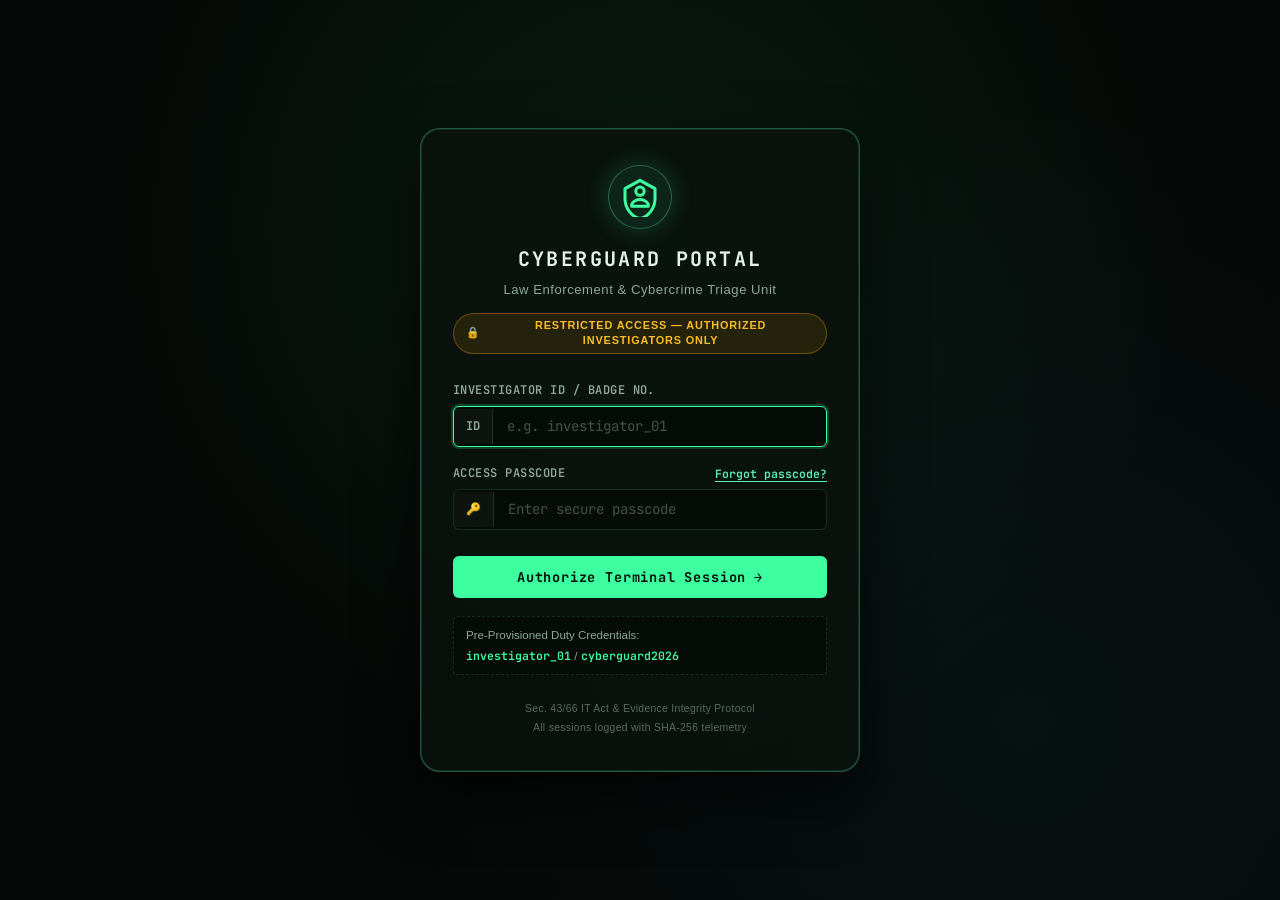
<file: frontend/login-test-ignore.html>
<!DOCTYPE html>
<html lang="en">

<head>
    <meta charset="UTF-8">
    <meta name="viewport" content="width=device-width, initial-scale=1.0">
    <title>CyberGuard - Investigator Access Control</title>
    <link rel="preconnect" href="https://fonts.googleapis.com">
    <link rel="preconnect" href="https://fonts.gstatic.com" crossorigin>
    <link
        href="https://fonts.googleapis.com/css2?family=Inter:wght@400;500;600;700&family=JetBrains+Mono:wght@400;500;600;700&display=swap"
        rel="stylesheet">
    <link rel="stylesheet" href="css/styles.css?v=5">
</head>

<body class="login-page-body">
    <div class="auth-gate-overlay is-standalone" id="authGate">
        <div class="auth-gate-card">
            <div class="auth-gate-header">
                <div class="auth-emblem">
                    <svg viewBox="0 0 24 24" width="40" height="40" fill="none" stroke="currentColor" stroke-width="1.8"
                        stroke-linecap="round" stroke-linejoin="round">
                        <path d="M12 2L3 7v6c0 5.5 3.8 10.7 9 12 5.2-1.3 9-6.5 9-12V7l-9-5z" />
                        <path d="M12 11a2.5 2.5 0 100-5 2.5 2.5 0 000 5z" />
                        <path d="M12 13.5c-2.8 0-5 1.8-5 3.5v.5h10v-.5c0-1.7-2.2-3.5-5-3.5z" />
                    </svg>
                </div>
                <h2>CYBERGUARD PORTAL</h2>
                <p class="auth-gate-subtitle">Law Enforcement & Cybercrime Triage Unit</p>
                <div class="auth-security-notice">
                    <span class="lock-icon">🔒</span> RESTRICTED ACCESS — AUTHORIZED INVESTIGATORS ONLY
                </div>
            </div>

            <form class="auth-form" id="loginForm" autocomplete="off">
                <div class="auth-error-alert" id="loginError" style="display: none;">
                    <span class="alert-icon">⚠️</span>
                    <span id="loginErrorMsg">Invalid credentials. Access denied.</span>
                </div>

                <div class="auth-field">
                    <label for="loginUsername">Investigator ID / Badge No.</label>
                    <div class="input-wrap">
                        <span class="input-prefix">ID</span>
                        <input type="text" id="loginUsername" name="username" placeholder="e.g. investigator_01"
                            required autofocus />
                    </div>
                </div>

                <div class="auth-field">
                    <div style="display: flex; justify-content: space-between; align-items: center;">
                        <label for="loginPassword" style="margin: 0;">Access Passcode</label>
                        <button type="button" class="btn-link" id="btnForgotPass">Forgot passcode?</button>
                    </div>
                    <div class="input-wrap">
                        <span class="input-prefix">🔑</span>
                        <input type="password" id="loginPassword" name="password" placeholder="Enter secure passcode"
                            required />
                    </div>
                </div>

                <button type="submit" class="btn-auth-submit" id="btnLoginSubmit">
                    <span>Authorize Terminal Session</span>
                    <span class="btn-arrow">→</span>
                </button>

                <div class="auth-demo-hint">
                    <span class="hint-label">Pre-Provisioned Duty Credentials:</span>
                    <div><code>investigator_01</code> / <code>cyberguard2026</code></div>
                </div>

                <div class="auth-compliance-footer">
                    <span>Sec. 43/66 IT Act & Evidence Integrity Protocol</span>
                    <span>All sessions logged with SHA-256 telemetry</span>
                </div>
            </form>

            <!-- One-Time Magic Login Link Request Form -->
            <form class="auth-form" id="forgotForm" style="display: none;" autocomplete="off">
                <div class="auth-security-notice" style="margin-bottom: 0.5rem; width: 100%; justify-content: center;">
                    <span class="lock-icon">✉️</span> DISPATCH ONE-TIME LOGIN LINK
                </div>
                <div class="auth-error-alert" id="forgotError" style="display: none;">
                    <span class="alert-icon">⚠️</span>
                    <span id="forgotErrorMsg">Error requesting login link.</span>
                </div>
                <div class="auth-success-alert" id="forgotSuccess"
                    style="display: none; flex-direction: column; gap: 0.4rem;">
                    <div style="display: flex; align-items: center; gap: 0.5rem;">
                        <span class="alert-icon">📨</span>
                        <strong style="color: #86efac;">Login Link Dispatched!</strong>
                    </div>
                    <span id="forgotSuccessMsg" style="line-height: 1.4; color: var(--text);">
                        A secure one-time login link has been dispatched to the authorized email and registered phone
                        number associated with this Investigator ID.
                    </span>
                    <small style="color: var(--muted); margin-top: 0.2rem;">
                        (For OPSEC compliance, registered contact destinations are kept confidential. Passwords can only
                        be altered at the database level.)
                    </small>
                </div>

                <div class="auth-field" id="forgotUsernameField">
                    <label for="forgotUsername">Investigator Unique ID</label>
                    <div class="input-wrap">
                        <span class="input-prefix">ID</span>
                        <input type="text" id="forgotUsername" value="investigator_01" required />
                    </div>
                </div>

                <button type="submit" class="btn-auth-submit" id="btnForgotSubmit">
                    <span>Dispatch One-Time Login Link</span>
                    <span class="btn-arrow">→</span>
                </button>

                <div style="text-align: center; margin-top: 0.4rem;">
                    <button type="button" class="btn-link" id="btnBackToLogin">← Return to Investigator Login</button>
                </div>
            </form>
        </div>
    </div>

    <script>
        // Standalone login page script
        document.addEventListener("DOMContentLoaded", () => {
            const loginForm = document.getElementById("loginForm");
            const loginUsername = document.getElementById("loginUsername");
            const loginPassword = document.getElementById("loginPassword");
            const loginError = document.getElementById("loginError");
            const loginErrorMsg = document.getElementById("loginErrorMsg");
            const btnSubmit = document.getElementById("btnLoginSubmit");

            // Check if arriving via secure one-time magic login link
            const urlParams = new URLSearchParams(window.location.search);
            const magicToken = urlParams.get("magic_token");
            if (magicToken) {
                btnSubmit.disabled = true;
                btnSubmit.innerHTML = `<span>Verifying Secure Magic Login Link...</span>`;
                fetch(`/api/auth/verify-magic-token?token=${encodeURIComponent(magicToken)}`)
                    .then(res => {
                        if (!res.ok) throw new Error("Magic login link is invalid, expired, or has already been used.");
                        return res.json();
                    })
                    .then(data => {
                        sessionStorage.setItem("cyberguard_token", data.access_token);
                        sessionStorage.setItem("cyberguard_investigator", JSON.stringify(data.investigator));
                        window.location.href = "index.html";
                    })
                    .catch(err => {
                        loginError.style.display = "flex";
                        loginErrorMsg.textContent = err.message;
                        btnSubmit.disabled = false;
                        btnSubmit.innerHTML = `<span>Authorize Terminal Session</span> <span class="btn-arrow">→</span>`;
                    });
                return;
            }

            // Check if already authenticated
            const existingToken = sessionStorage.getItem("cyberguard_token");
            if (existingToken) {
                window.location.href = "index.html";
                return;
            }

            loginForm.addEventListener("submit", async (e) => {
                e.preventDefault();
                loginError.style.display = "none";
                btnSubmit.disabled = true;
                btnSubmit.innerHTML = `<span>Authenticating...</span>`;

                try {
                    const res = await fetch("/api/auth/login", {
                        method: "POST",
                        headers: { "Content-Type": "application/json" },
                        body: JSON.stringify({
                            username: loginUsername.value.trim(),
                            password: loginPassword.value
                        })
                    });

                    const data = await res.json();
                    if (!res.ok) {
                        throw new Error(data.detail || "Authentication failed. Check your badge ID and passcode.");
                    }

                    // Save session data
                    sessionStorage.setItem("cyberguard_token", data.access_token);
                    sessionStorage.setItem("cyberguard_investigator", JSON.stringify(data.investigator));

                    // Redirect to main console
                    window.location.href = "index.html";
                } catch (err) {
                    loginError.style.display = "flex";
                    loginErrorMsg.textContent = err.message;
                    btnSubmit.disabled = false;
                    btnSubmit.innerHTML = `<span>Authorize Terminal Session</span> <span class="btn-arrow">→</span>`;
                }
            });

            // Magic Login Link Toggle & Handlers (Confidential Dispatch)
            const btnForgotPass = document.getElementById("btnForgotPass");
            const btnBackToLogin = document.getElementById("btnBackToLogin");
            const forgotForm = document.getElementById("forgotForm");
            const forgotUsername = document.getElementById("forgotUsername");
            const forgotError = document.getElementById("forgotError");
            const forgotErrorMsg = document.getElementById("forgotErrorMsg");
            const forgotSuccess = document.getElementById("forgotSuccess");
            const btnForgotSubmit = document.getElementById("btnForgotSubmit");

            if (btnForgotPass && forgotForm && loginForm) {
                btnForgotPass.addEventListener("click", () => {
                    loginForm.style.display = "none";
                    forgotForm.style.display = "flex";
                    if (forgotError) forgotError.style.display = "none";
                    if (forgotSuccess) forgotSuccess.style.display = "none";
                });
            }

            if (btnBackToLogin && forgotForm && loginForm) {
                btnBackToLogin.addEventListener("click", () => {
                    forgotForm.style.display = "none";
                    loginForm.style.display = "flex";
                });
            }

            if (forgotForm) {
                forgotForm.addEventListener("submit", async (e) => {
                    e.preventDefault();
                    if (forgotError) forgotError.style.display = "none";
                    if (forgotSuccess) forgotSuccess.style.display = "none";
                    if (btnForgotSubmit) {
                        btnForgotSubmit.disabled = true;
                        btnForgotSubmit.innerHTML = `<span>Dispatching secure link...</span>`;
                    }

                    try {
                        const res = await fetch("/api/auth/forgot-password", {
                            method: "POST",
                            headers: { "Content-Type": "application/json" },
                            body: JSON.stringify({
                                username: forgotUsername.value.trim()
                            })
                        });

                        const data = await res.json();
                        if (!res.ok) {
                            throw new Error(data.detail || "Dispatch request failed.");
                        }

                        if (forgotSuccess) forgotSuccess.style.display = "flex";
                        const usernameField = document.getElementById("forgotUsernameField");
                        if (usernameField) usernameField.style.display = "none";
                        if (btnForgotSubmit) btnForgotSubmit.style.display = "none";
                    } catch (err) {
                        if (forgotError && forgotErrorMsg) {
                            forgotError.style.display = "flex";
                            forgotErrorMsg.textContent = err.message;
                        }
                    } finally {
                        if (btnForgotSubmit && btnForgotSubmit.style.display !== "none") {
                            btnForgotSubmit.disabled = false;
                            btnForgotSubmit.innerHTML = `<span>Dispatch One-Time Login Link</span> <span class="btn-arrow">→</span>`;
                        }
                    }
                });
            }
        });
    </script>
</body>

</html>
</file>
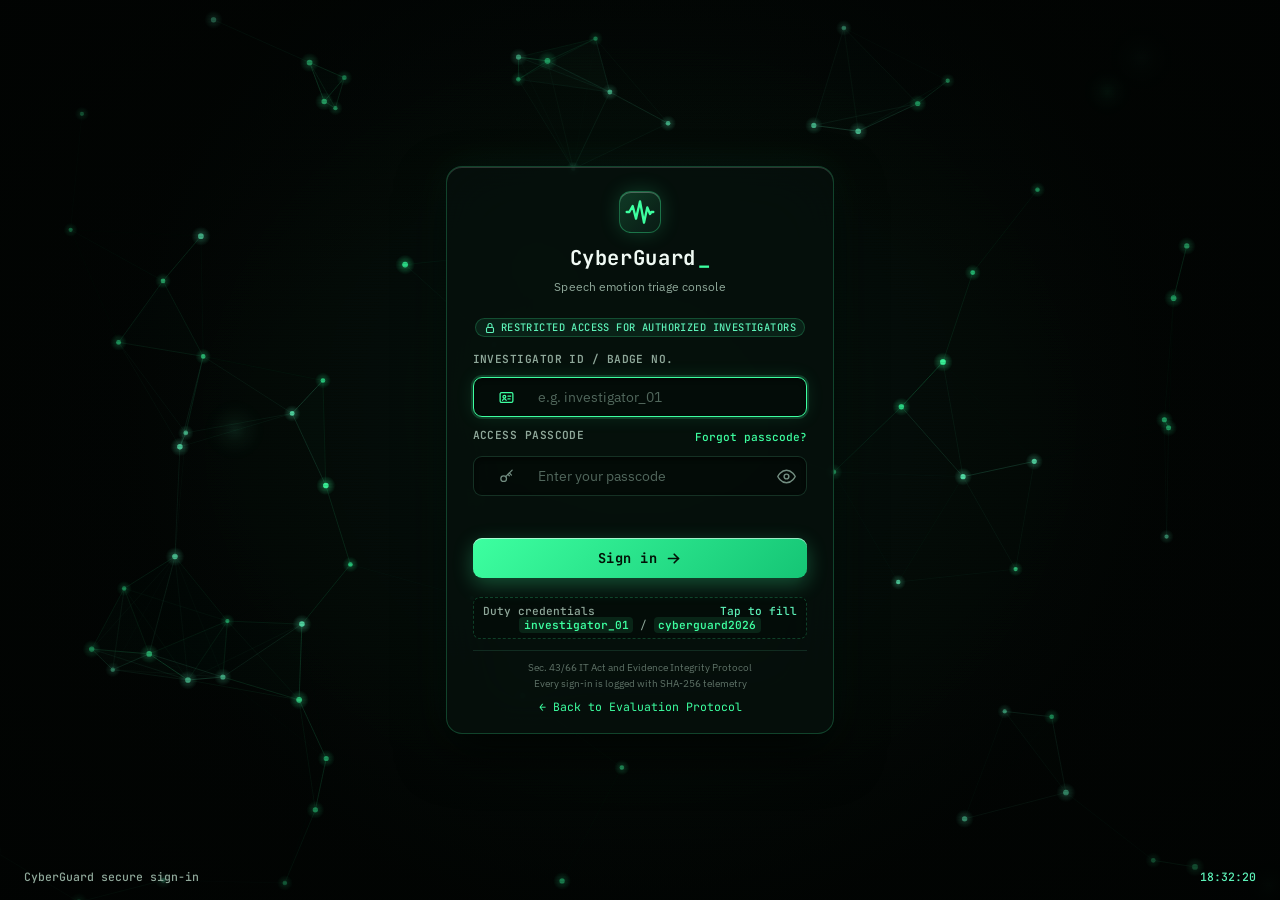
<file: frontend/login.html>
<!DOCTYPE html>
<html lang="en">

<head>
    <meta charset="UTF-8">
    <meta name="viewport" content="width=device-width, initial-scale=1.0">
    <meta name="color-scheme" content="dark">
    <meta name="theme-color" content="#050806">
    <title>Sign in - CyberGuard</title>
    <link rel="preconnect" href="https://fonts.googleapis.com">
    <link rel="preconnect" href="https://fonts.gstatic.com" crossorigin>
    <link
        href="https://fonts.googleapis.com/css2?family=IBM+Plex+Sans:wght@400;500;600&family=JetBrains+Mono:wght@400;500;600;700&display=swap"
        rel="stylesheet">
    <!-- Shared tokens (--accent, --text, --muted ...) come from the console stylesheet.
         Everything below is namespaced lg-* so it cannot clash with it. -->
    <link rel="stylesheet" href="css/styles.css?v=7">
    <style>
        html {
            background: #050806;
        }

        .lg-body {
            --lg-bg: #050806;
            --lg-text: var(--text, #e4f2ea);
            --lg-muted: var(--muted, #8fa89a);
            --lg-accent: var(--accent, #3dffa0);
            --lg-accent-hover: var(--accent-hover, #8dffc6);
            --lg-cyan: var(--accent-cyan, #5df2b8);
            --lg-red: #ef4444;
            --lg-line: rgba(110, 255, 190, 0.15);
            --lg-line-strong: rgba(110, 255, 190, 0.3);
            --lg-mono: 'JetBrains Mono', ui-monospace, 'SFMono-Regular', Menlo, monospace;
            --lg-sans: 'IBM Plex Sans', 'Segoe UI', -apple-system, Roboto, sans-serif;

            position: relative;
            min-height: 100vh;
            min-height: 100dvh;
            display: grid;
            place-items: center;
            padding: 1.5rem 1rem 4rem;
            background: var(--lg-bg);
            color: var(--lg-text);
            font-family: var(--lg-sans);
            font-size: 16px;
            line-height: 1.45;
            -webkit-font-smoothing: antialiased;
            overflow-x: hidden;
        }

        .lg-body [hidden] {
            display: none !important;
        }

        /* ---------- Backdrop: identical to the console (light sources + grid + scanlines) ---------- */
        .lg-body::before {
            content: "";
            position: fixed;
            inset: 0;
            z-index: 0;
            pointer-events: none;
            background-image:
                radial-gradient(45vw 45vw at 0% 0%, rgba(20, 150, 100, 0.32), transparent 70%),
                radial-gradient(40vw 40vw at 100% 100%, rgba(10, 90, 80, 0.30), transparent 70%),
                linear-gradient(rgba(61, 255, 160, 0.045) 1px, transparent 1px),
                linear-gradient(90deg, rgba(61, 255, 160, 0.045) 1px, transparent 1px);
            background-size: auto, auto, 44px 44px, 44px 44px;
        }

        .lg-body::after {
            content: "";
            position: fixed;
            inset: 0;
            z-index: 1;
            pointer-events: none;
            background: repeating-linear-gradient(0deg, rgba(0, 0, 0, 0.16) 0 1px, transparent 1px 3px);
            opacity: 0.55;
        }

        /* Radar sits on top of the grid and is centred on the sign-in card */
        .lg-radar {
            position: fixed;
            inset: 0;
            z-index: 0;
            width: 100%;
            height: 100%;
            pointer-events: none;
            opacity: 0;
            animation: lgFade 1.4s 0.1s ease forwards;
        }

        .lg-vignette {
            position: fixed;
            inset: 0;
            z-index: 1;
            pointer-events: none;
            background: radial-gradient(ellipse at center, transparent 38%, rgba(2, 5, 3, 0.72) 100%);
        }

        .lg-stage {
            position: relative;
            z-index: 2;
            width: 100%;
            display: flex;
            justify-content: center;
        }

        /* ---------- Card: same frosted glass as the console panels ---------- */
        .lg-card {
            position: relative;
            width: 100%;
            max-width: 430px;
            padding: 2rem 2rem 1.4rem;
            background:
                linear-gradient(160deg, rgba(190, 255, 225, 0.12), rgba(190, 255, 225, 0.04) 60%),
                rgba(7, 14, 10, 0.6);
            border: 1px solid rgba(255, 255, 255, 0.2);
            border-radius: 20px;
            box-shadow:
                0 8px 32px rgba(0, 0, 0, 0.45),
                inset 0 1px 0 rgba(255, 255, 255, 0.24),
                inset 0 -1px 0 rgba(255, 255, 255, 0.06),
                inset 0 0 10px 5px rgba(190, 255, 225, 0.04);
            -webkit-backdrop-filter: blur(16px) saturate(140%);
            backdrop-filter: blur(16px) saturate(140%);
            transition: border-color 0.4s, box-shadow 0.4s;
            animation: lgRise 0.6s cubic-bezier(0.2, 0.8, 0.2, 1) both;
        }

        @supports not ((backdrop-filter: blur(1px)) or (-webkit-backdrop-filter: blur(1px))) {
            .lg-card {
                background: #0a120e;
            }
        }

        /* lit edges, like .panel */
        .lg-card::before,
        .lg-card::after {
            content: "";
            position: absolute;
            pointer-events: none;
        }

        .lg-card::before {
            top: 0;
            left: 0;
            right: 0;
            height: 1px;
            background: linear-gradient(90deg, transparent, rgba(255, 255, 255, 0.8), transparent);
        }

        .lg-card::after {
            top: 0;
            left: 0;
            width: 1px;
            height: 100%;
            background: linear-gradient(180deg, rgba(255, 255, 255, 0.8), transparent, rgba(255, 255, 255, 0.3));
        }

        .lg-card.shake {
            animation: lgShake 0.4s ease;
        }

        .lg-granted .lg-card {
            border-color: rgba(61, 255, 160, 0.65);
            box-shadow:
                0 0 0 1px rgba(61, 255, 160, 0.3),
                0 0 70px rgba(61, 255, 160, 0.2),
                0 8px 32px rgba(0, 0, 0, 0.45),
                inset 0 1px 0 rgba(255, 255, 255, 0.24);
        }

        /* ---------- Brand ---------- */
        .lg-head {
            display: flex;
            flex-direction: column;
            align-items: center;
            gap: 0.35rem;
            margin-bottom: 1.5rem;
            text-align: center;
        }

        .lg-mark {
            display: grid;
            place-items: center;
            width: 52px;
            height: 52px;
            margin-bottom: 0.65rem;
            border-radius: 14px;
            background: rgba(255, 255, 255, 0.09);
            border: 1px solid rgba(61, 255, 160, 0.4);
            box-shadow: 0 1px 0 rgba(255, 255, 255, 0.18) inset, 0 0 26px rgba(61, 255, 160, 0.16);
            color: var(--lg-accent);
        }

        .lg-brand {
            font-family: var(--lg-mono);
            font-size: 1.4rem;
            font-weight: 600;
            letter-spacing: 0.02em;
            line-height: 1.2;
        }

        .lg-brand::after {
            content: "_";
            margin-left: 2px;
            color: var(--lg-accent);
            animation: lgBlink 1.1s steps(1) infinite;
        }

        .lg-sub {
            font-size: 0.86rem;
            color: var(--lg-muted);
        }

        .lg-restricted {
            display: inline-flex;
            align-items: center;
            gap: 0.45rem;
            margin-top: 0.7rem;
            padding: 0.32rem 0.8rem;
            border: 1px solid var(--lg-line-strong);
            border-radius: 999px;
            background: rgba(61, 255, 160, 0.07);
            font: 500 0.72rem/1.2 var(--lg-mono);
            color: var(--lg-cyan);
        }

        .lg-restricted svg {
            flex-shrink: 0;
        }

        /* ---------- Forms ---------- */
        .lg-form {
            display: flex;
            flex-direction: column;
            gap: 1.1rem;
        }

        .lg-view-title {
            font: 600 1rem/1.3 var(--lg-mono);
        }

        .lg-view-copy {
            margin-top: -0.55rem;
            font-size: 0.86rem;
            line-height: 1.5;
            color: var(--lg-muted);
        }

        .lg-field {
            display: flex;
            flex-direction: column;
            gap: 0.4rem;
        }

        .lg-label-row {
            display: flex;
            justify-content: space-between;
            align-items: baseline;
            gap: 0.75rem;
        }

        .lg-label {
            font: 500 0.78rem/1.2 var(--lg-mono);
            letter-spacing: 0.02em;
            color: var(--lg-muted);
        }

        .lg-wrap {
            display: flex;
            align-items: stretch;
            min-height: 46px;
            background: rgba(2, 8, 5, 0.55);
            border: 1px solid var(--lg-line);
            border-radius: 10px;
            overflow: hidden;
            transition: border-color 0.2s, box-shadow 0.2s, background 0.2s;
        }

        .lg-wrap:hover {
            border-color: var(--lg-line-strong);
        }

        .lg-wrap:focus-within {
            border-color: var(--lg-accent);
            box-shadow: 0 0 0 3px rgba(61, 255, 160, 0.16);
            background: rgba(2, 8, 5, 0.7);
        }

        .lg-icon {
            display: grid;
            place-items: center;
            flex-shrink: 0;
            width: 44px;
            color: var(--lg-muted);
            transition: color 0.2s;
        }

        .lg-wrap:focus-within .lg-icon {
            color: var(--lg-accent);
        }

        .lg-input {
            flex: 1;
            min-width: 0;
            padding: 0.7rem 0.85rem 0.7rem 0;
            background: transparent;
            border: 0;
            outline: 0;
            font: 400 0.92rem var(--lg-mono);
            color: var(--lg-text);
            color-scheme: dark;
        }

        .lg-input::placeholder {
            color: rgba(143, 168, 154, 0.45);
        }

        /* Browser autofill paints a pale yellow/white box: keep it on-theme */
        .lg-input:-webkit-autofill,
        .lg-input:-webkit-autofill:hover,
        .lg-input:-webkit-autofill:focus {
            -webkit-text-fill-color: var(--lg-text);
            caret-color: var(--lg-text);
            box-shadow: 0 0 0 1000px #0b1711 inset;
            transition: background-color 9999s ease-out;
        }

        /* Show / hide passcode */
        .lg-eye {
            display: grid;
            place-items: center;
            flex-shrink: 0;
            width: 46px;
            padding: 0;
            background: transparent;
            border: 0;
            border-left: 1px solid var(--lg-line);
            border-radius: 0;
            color: var(--lg-muted);
            cursor: pointer;
            transition: color 0.2s, background 0.2s;
        }

        .lg-eye:hover {
            color: var(--lg-accent);
            background: rgba(61, 255, 160, 0.07);
        }

        .lg-eye[aria-pressed="true"] {
            color: var(--lg-accent);
            background: rgba(61, 255, 160, 0.1);
        }

        .lg-eye:focus-visible {
            outline: 2px solid var(--lg-accent);
            outline-offset: -2px;
        }

        .lg-eye .lg-eye-off {
            display: none;
        }

        .lg-eye[aria-pressed="true"] .lg-eye-on {
            display: none;
        }

        .lg-eye[aria-pressed="true"] .lg-eye-off {
            display: block;
        }

        .lg-hint {
            display: flex;
            align-items: center;
            gap: 0.4rem;
            min-height: 1rem;
            font: 400 0.7rem/1 var(--lg-mono);
            color: var(--lg-cyan);
            opacity: 0;
            transition: opacity 0.15s;
        }

        .lg-hint.is-on {
            opacity: 1;
        }

        .lg-link {
            padding: 0;
            background: transparent;
            border: 0;
            border-radius: 3px;
            font: 500 0.74rem var(--lg-mono);
            color: var(--lg-cyan);
            text-decoration: underline;
            text-underline-offset: 3px;
            cursor: pointer;
            transition: color 0.2s;
        }

        .lg-link:hover {
            color: var(--lg-accent);
        }

        .lg-link:focus-visible {
            outline: 2px solid var(--lg-accent);
            outline-offset: 3px;
        }

        .lg-back {
            align-self: center;
        }

        /* ---------- Alerts ---------- */
        .lg-alert {
            display: flex;
            align-items: flex-start;
            gap: 0.55rem;
            padding: 0.65rem 0.85rem;
            border: 1px solid;
            border-radius: 10px;
            font-size: 0.82rem;
            line-height: 1.45;
        }

        .lg-alert svg {
            flex-shrink: 0;
            margin-top: 0.12rem;
        }

        .lg-alert.error {
            background: rgba(239, 68, 68, 0.12);
            border-color: rgba(239, 68, 68, 0.38);
            color: #fca5a5;
        }

        .lg-alert.info {
            background: rgba(61, 255, 160, 0.07);
            border-color: var(--lg-line-strong);
            color: var(--lg-text);
        }

        .lg-alert.info svg {
            color: var(--lg-accent);
        }

        .lg-alert.ok {
            background: rgba(16, 185, 129, 0.12);
            border-color: rgba(16, 185, 129, 0.4);
            color: #a7f3d0;
        }

        .lg-alert strong {
            display: block;
            margin-bottom: 0.1rem;
            font-weight: 600;
        }

        .lg-alert.error {
            margin-bottom: 0;
        }

        /* ---------- Primary button ---------- */
        .lg-btn {
            display: flex;
            align-items: center;
            justify-content: center;
            gap: 0.55rem;
            width: 100%;
            min-height: 46px;
            margin-top: 0.15rem;
            padding: 0.7rem 1rem;
            background: var(--lg-accent);
            border: 0;
            border-radius: 10px;
            font: 700 0.88rem var(--lg-mono);
            letter-spacing: 0.03em;
            color: #031008;
            cursor: pointer;
            box-shadow: 0 8px 24px rgba(61, 255, 160, 0.22);
            transition: background 0.2s, box-shadow 0.2s, transform 0.1s;
        }

        .lg-btn:hover:not(:disabled) {
            background: var(--lg-accent-hover);
            box-shadow: 0 8px 30px rgba(61, 255, 160, 0.4);
        }

        .lg-btn:focus-visible {
            outline: 2px solid #fff;
            outline-offset: 3px;
        }

        .lg-btn:disabled {
            cursor: progress;
        }

        .lg-btn[data-state="idle"]:disabled {
            opacity: 0.6;
            cursor: not-allowed;
        }

        .lg-btn .lg-arrow {
            transition: transform 0.2s;
        }

        .lg-btn:hover:not(:disabled) .lg-arrow {
            transform: translateX(4px);
        }

        .lg-btn .lg-spin,
        .lg-btn .lg-check {
            display: none;
        }

        .lg-btn[data-state="busy"] .lg-arrow,
        .lg-btn[data-state="granted"] .lg-arrow {
            display: none;
        }

        .lg-btn[data-state="busy"] .lg-spin {
            display: block;
        }

        .lg-btn[data-state="granted"] .lg-check {
            display: block;
        }

        .lg-spin {
            width: 15px;
            height: 15px;
            border-radius: 50%;
            border: 2px solid rgba(3, 16, 8, 0.25);
            border-top-color: #031008;
            animation: lgSpin 0.7s linear infinite;
        }

        /* ---------- Duty credentials (demo) ---------- */
        .lg-demo {
            display: flex;
            flex-direction: column;
            gap: 0.25rem;
            width: 100%;
            padding: 0.6rem 0.8rem;
            background: rgba(2, 8, 5, 0.5);
            border: 1px dashed var(--lg-line-strong);
            border-radius: 10px;
            font: 400 0.74rem var(--lg-mono);
            color: var(--lg-muted);
            text-align: left;
            cursor: pointer;
            transition: border-color 0.2s, background 0.2s;
        }

        .lg-demo:hover {
            border-color: var(--lg-accent);
            background: rgba(61, 255, 160, 0.05);
        }

        .lg-demo:focus-visible {
            outline: 2px solid var(--lg-accent);
            outline-offset: 2px;
        }

        .lg-demo-row {
            display: flex;
            justify-content: space-between;
            gap: 0.5rem;
            font-weight: 500;
        }

        .lg-demo-row span:last-child {
            color: var(--lg-cyan);
        }

        .lg-demo code {
            font-family: var(--lg-mono);
            font-weight: 600;
            color: var(--lg-accent);
        }

        /* ---------- Card footer + page HUD ---------- */
        .lg-foot {
            display: flex;
            flex-direction: column;
            gap: 0.25rem;
            margin-top: 1.25rem;
            padding-top: 0.95rem;
            border-top: 1px solid var(--lg-line);
            text-align: center;
            font-size: 0.7rem;
            line-height: 1.4;
            color: rgba(143, 168, 154, 0.75);
        }

        .lg-hud {
            position: fixed;
            left: 1.5rem;
            right: 1.5rem;
            bottom: 1rem;
            z-index: 2;
            display: flex;
            justify-content: space-between;
            gap: 1rem;
            font: 500 0.72rem var(--lg-mono);
            color: var(--lg-muted);
            pointer-events: none;
        }

        .lg-hud time {
            color: var(--lg-cyan);
            font-variant-numeric: tabular-nums;
        }

        /* ---------- Motion ---------- */
        @keyframes lgRise {
            from {
                opacity: 0;
                transform: translateY(14px) scale(0.985);
            }

            to {
                opacity: 1;
                transform: none;
            }
        }

        @keyframes lgFade {
            to {
                opacity: 1;
            }
        }

        @keyframes lgShake {

            0%,
            100% {
                transform: translateX(0);
            }

            20% {
                transform: translateX(-6px);
            }

            40% {
                transform: translateX(6px);
            }

            60% {
                transform: translateX(-3px);
            }

            80% {
                transform: translateX(3px);
            }
        }

        @keyframes lgSpin {
            to {
                transform: rotate(360deg);
            }
        }

        @keyframes lgBlink {
            50% {
                opacity: 0;
            }
        }

        @media (prefers-reduced-motion: reduce) {

            .lg-card,
            .lg-card.shake,
            .lg-brand::after,
            .lg-spin {
                animation: none;
            }

            .lg-radar {
                opacity: 1;
                animation: none;
            }

            .lg-btn .lg-arrow,
            .lg-card {
                transition: none;
            }
        }

        @media (max-width: 480px) {
            .lg-card {
                padding: 1.6rem 1.25rem 1.2rem;
            }

            .lg-hud span {
                display: none;
            }

            .lg-hud {
                justify-content: center;
            }
        }
    </style>
    <link rel="stylesheet" href="css/login-premium.css?v=3">
</head>

<body class="lg-body" id="page">
    <canvas class="lg-radar" id="radar" aria-hidden="true"></canvas>
    <div class="lg-vignette" aria-hidden="true"></div>

    <main class="lg-stage">
        <div class="lg-card" id="card">

            <header class="lg-head">
                <div class="lg-mark" aria-hidden="true">
                    <svg xmlns="http://www.w3.org/2000/svg" width="32" height="32" viewBox="0 0 24 24" fill="none" stroke="#3dffa0" stroke-linecap="round" stroke-linejoin="round" stroke-width="1.75">
                        <path d="M2 12h2l2.5-4.5L9 17l3-13l3 16l2.5-11.5l2 5l1-1.5H22"/>
                    </svg>
                </div>
                <h1 class="lg-brand">CyberGuard</h1>
                <p class="lg-sub">Speech emotion triage console</p>
                <p class="lg-restricted">
                    <svg viewBox="0 0 24 24" width="12" height="12" fill="none" stroke="currentColor" stroke-width="2.2"
                        stroke-linecap="round" stroke-linejoin="round" aria-hidden="true">
                        <rect x="5" y="11" width="14" height="10" rx="2" />
                        <path d="M8 11V7a4 4 0 018 0v4" />
                    </svg>
                    Restricted access for authorized investigators
                </p>
            </header>

            <!-- Notice carried over from another page (session expired, signed out) -->
            <div class="lg-alert info" id="notice" role="status" hidden style="margin-bottom: 1.1rem;">
                <svg viewBox="0 0 24 24" width="16" height="16" fill="none" stroke="currentColor" stroke-width="2"
                    stroke-linecap="round" stroke-linejoin="round" aria-hidden="true">
                    <circle cx="12" cy="12" r="9" />
                    <path d="M12 11v5" />
                    <path d="M12 8v.01" />
                </svg>
                <span id="noticeMsg"></span>
            </div>

            <!-- ============ SIGN IN ============ -->
            <section id="viewLogin" aria-label="Sign in">
                <form class="lg-form" id="loginForm">
                    <div class="lg-alert error" id="loginError" role="alert" hidden>
                        <svg viewBox="0 0 24 24" width="16" height="16" fill="none" stroke="currentColor"
                            stroke-width="2" stroke-linecap="round" stroke-linejoin="round" aria-hidden="true">
                            <path d="M12 4l9 16H3L12 4z" />
                            <path d="M12 10v4" />
                            <path d="M12 17.5v.01" />
                        </svg>
                        <span id="loginErrorMsg"></span>
                    </div>

                    <div class="lg-field">
                        <label class="lg-label" for="loginUsername">Investigator ID / Badge No.</label>
                        <div class="lg-wrap">
                            <span class="lg-icon" aria-hidden="true">
                                <svg viewBox="0 0 24 24" width="17" height="17" fill="none" stroke="currentColor"
                                    stroke-width="1.8" stroke-linecap="round" stroke-linejoin="round">
                                    <rect x="3" y="5" width="18" height="14" rx="2" />
                                    <circle cx="9" cy="11" r="2" />
                                    <path d="M6.5 16c.6-1.4 1.5-2 2.5-2s1.9.6 2.5 2" />
                                    <path d="M14 10h4" />
                                    <path d="M14 14h3" />
                                </svg>
                            </span>
                            <input class="lg-input" type="text" id="loginUsername" name="username"
                                placeholder="e.g. investigator_01" autocomplete="username" autocapitalize="off"
                                autocorrect="off" spellcheck="false" required autofocus />
                        </div>
                    </div>

                    <div class="lg-field">
                        <div class="lg-label-row">
                            <label class="lg-label" for="loginPassword">Access Passcode</label>
                            <button type="button" class="lg-link" id="btnForgotPass">Forgot passcode?</button>
                        </div>
                        <div class="lg-wrap">
                            <span class="lg-icon" aria-hidden="true">
                                <svg viewBox="0 0 24 24" width="17" height="17" fill="none" stroke="currentColor"
                                    stroke-width="1.8" stroke-linecap="round" stroke-linejoin="round">
                                    <circle cx="8" cy="15" r="4" />
                                    <path d="M10.8 12.2L20 3" />
                                    <path d="M16 7l3 3" />
                                    <path d="M14 9l2 2" />
                                </svg>
                            </span>
                            <input class="lg-input" type="password" id="loginPassword" name="password"
                                placeholder="Enter your passcode" autocomplete="current-password" autocapitalize="off"
                                autocorrect="off" spellcheck="false" aria-describedby="capsHint" required />
                            <button type="button" class="lg-eye" id="btnTogglePass" aria-label="Show passcode"
                                aria-pressed="false" aria-controls="loginPassword" title="Show passcode">
                                <svg class="lg-eye-on" viewBox="0 0 24 24" width="19" height="19" fill="none"
                                    stroke="currentColor" stroke-width="1.8" stroke-linecap="round"
                                    stroke-linejoin="round" aria-hidden="true">
                                    <path d="M1 12s4-8 11-8 11 8 11 8-4 8-11 8-11-8-11-8z" />
                                    <circle cx="12" cy="12" r="3" />
                                </svg>
                                <svg class="lg-eye-off" viewBox="0 0 24 24" width="19" height="19" fill="none"
                                    stroke="currentColor" stroke-width="1.8" stroke-linecap="round"
                                    stroke-linejoin="round" aria-hidden="true">
                                    <path
                                        d="M17.94 17.94A10.07 10.07 0 0 1 12 20c-7 0-11-8-11-8a18.45 18.45 0 0 1 5.06-5.94M9.9 4.24A9.12 9.12 0 0 1 12 4c7 0 11 8 11 8a18.5 18.5 0 0 1-2.16 3.19m-6.72-1.07a3 3 0 1 1-4.24-4.24" />
                                    <path d="M1 1l22 22" />
                                </svg>
                            </button>
                        </div>
                        <div class="lg-hint" id="capsHint" role="status">
                            <svg viewBox="0 0 24 24" width="13" height="13" fill="none" stroke="currentColor"
                                stroke-width="2" stroke-linecap="round" stroke-linejoin="round" aria-hidden="true">
                                <path d="M12 19V5" />
                                <path d="M5 12l7-7 7 7" />
                            </svg>
                            <span id="capsHintText"></span>
                        </div>
                    </div>

                    <button type="submit" class="lg-btn" id="btnLogin" data-state="idle">
                        <span class="lg-spin" aria-hidden="true"></span>
                        <svg class="lg-check" viewBox="0 0 24 24" width="17" height="17" fill="none"
                            stroke="currentColor" stroke-width="2.6" stroke-linecap="round" stroke-linejoin="round"
                            aria-hidden="true">
                            <path d="M5 12.5l4.5 4.5L19 7.5" />
                        </svg>
                        <span class="lg-btn-label">Sign in</span>
                        <svg class="lg-arrow" viewBox="0 0 24 24" width="17" height="17" fill="none"
                            stroke="currentColor" stroke-width="2.4" stroke-linecap="round" stroke-linejoin="round"
                            aria-hidden="true">
                            <path d="M5 12h14" />
                            <path d="M13 6l6 6-6 6" />
                        </svg>
                    </button>

                    <!-- DEV / DEMO ONLY: set SHOW_DEMO_CREDENTIALS to false in the script (or delete this
                         button) before real deployment -->
                    <button type="button" class="lg-demo" id="btnDemoFill">
                        <span class="lg-demo-row"><span>Duty credentials</span><span>Tap to fill</span></span>
                        <span><code>investigator_01</code> / <code>cyberguard2026</code></span>
                    </button>
                </form>
            </section>

            <!-- ============ ONE-TIME SIGN-IN LINK ============ -->
            <section id="viewForgot" aria-label="Request a one-time sign-in link" hidden>
                <form class="lg-form" id="forgotForm">
                    <h2 class="lg-view-title">Get a one-time sign-in link</h2>
                    <p class="lg-view-copy" id="forgotCopy">Enter your investigator ID. If it is registered, the link is
                        sent to the official email and phone number on file.</p>

                    <div class="lg-alert error" id="forgotError" role="alert" hidden>
                        <svg viewBox="0 0 24 24" width="16" height="16" fill="none" stroke="currentColor"
                            stroke-width="2" stroke-linecap="round" stroke-linejoin="round" aria-hidden="true">
                            <path d="M12 4l9 16H3L12 4z" />
                            <path d="M12 10v4" />
                            <path d="M12 17.5v.01" />
                        </svg>
                        <span id="forgotErrorMsg"></span>
                    </div>

                    <div class="lg-alert ok" id="forgotSuccess" role="status" hidden>
                        <svg viewBox="0 0 24 24" width="16" height="16" fill="none" stroke="currentColor"
                            stroke-width="2.2" stroke-linecap="round" stroke-linejoin="round" aria-hidden="true">
                            <circle cx="12" cy="12" r="9" />
                            <path d="M8 12.5l2.7 2.7L16 9.8" />
                        </svg>
                        <span>
                            <strong>Request received</strong>
                            If this ID is registered, a one-time sign-in link is on its way to the official email and
                            phone number on file. Contact details stay confidential.
                        </span>
                    </div>

                    <div class="lg-field" id="forgotField">
                        <label class="lg-label" for="forgotUsername">Investigator ID</label>
                        <div class="lg-wrap">
                            <span class="lg-icon" aria-hidden="true">
                                <svg viewBox="0 0 24 24" width="17" height="17" fill="none" stroke="currentColor"
                                    stroke-width="1.8" stroke-linecap="round" stroke-linejoin="round">
                                    <rect x="3" y="5" width="18" height="14" rx="2" />
                                    <circle cx="9" cy="11" r="2" />
                                    <path d="M6.5 16c.6-1.4 1.5-2 2.5-2s1.9.6 2.5 2" />
                                    <path d="M14 10h4" />
                                    <path d="M14 14h3" />
                                </svg>
                            </span>
                            <input class="lg-input" type="text" id="forgotUsername" placeholder="e.g. investigator_01"
                                autocomplete="username" autocapitalize="off" autocorrect="off" spellcheck="false"
                                required />
                        </div>
                    </div>

                    <button type="submit" class="lg-btn" id="btnForgot" data-state="idle">
                        <span class="lg-spin" aria-hidden="true"></span>
                        <svg class="lg-check" viewBox="0 0 24 24" width="17" height="17" fill="none"
                            stroke="currentColor" stroke-width="2.6" stroke-linecap="round" stroke-linejoin="round"
                            aria-hidden="true">
                            <path d="M5 12.5l4.5 4.5L19 7.5" />
                        </svg>
                        <span class="lg-btn-label">Send sign-in link</span>
                        <svg class="lg-arrow" viewBox="0 0 24 24" width="17" height="17" fill="none"
                            stroke="currentColor" stroke-width="2.4" stroke-linecap="round" stroke-linejoin="round"
                            aria-hidden="true">
                            <path d="M5 12h14" />
                            <path d="M13 6l6 6-6 6" />
                        </svg>
                    </button>

                    <button type="button" class="lg-link lg-back" id="btnBackToLogin">Back to sign in</button>
                </form>
            </section>

            <footer class="lg-foot">
                <span>Sec. 43/66 IT Act and Evidence Integrity Protocol</span>
                <span>Every sign-in is logged with SHA-256 telemetry</span>
                <a href="landing.html" style="display: inline-block; margin-top: 0.35rem; color: #3dffa0; font-family: 'JetBrains Mono', monospace; font-size: 0.72rem; text-decoration: none;">← Back to Evaluation Protocol</a>
            </footer>
        </div>
    </main>

    <div class="lg-hud" aria-hidden="true">
        <span>CyberGuard secure sign-in</span>
        <time id="clock"></time>
    </div>

    <script>
        (() => {
            "use strict";

            // Set to false (or delete the #btnDemoFill button) before real deployment.
            const SHOW_DEMO_CREDENTIALS = true;
            const DEMO = { username: "investigator_01", password: "cyberguard2026" };

            const TOKEN_KEY = "cyberguard_token";
            const PROFILE_KEY = "cyberguard_investigator";
            const HOME_URL = "index.html";

            const $ = (id) => document.getElementById(id);
            const reduceMotion = window.matchMedia("(prefers-reduced-motion: reduce)").matches;

            // ======================================================
            // Radar backdrop: rings, sweep and blips centred on the card.
            // Blips light up as the sweep passes. On sign-in the sweep
            // speeds up and a ring expands from the centre.
            // ======================================================
            const radar = (() => {
                const canvas = $("radar");
                const g = canvas.getContext("2d");
                const TAU = Math.PI * 2;
                const GREEN = "61, 255, 160";

                // fixed positions (angle, share of radius) so the picture is the same every visit
                const blips = [
                    [0.40, 0.34], [1.15, 0.70], [1.90, 0.45], [2.60, 0.86], [3.30, 0.28],
                    [4.00, 0.62], [4.70, 0.90], [5.40, 0.50], [5.90, 0.76]
                ].map(([a, r]) => ({ a, r }));

                let W = 0, H = 0, cx = 0, cy = 0, R = 0, dpr = 1, unit = 200;
                let angle = -Math.PI / 2;
                let speed = 0.6, targetSpeed = 0.6;
                let last = 0, pulseAt = -1;

                function resize() {
                    dpr = Math.min(window.devicePixelRatio || 1, 2);
                    W = window.innerWidth;
                    H = window.innerHeight;
                    canvas.width = Math.round(W * dpr);
                    canvas.height = Math.round(H * dpr);
                    cx = W / 2;
                    cy = H / 2;
                    R = Math.hypot(W, H) * 0.5;
                    unit = Math.min(W, H) * 0.22;      // ring spacing
                    if (reduceMotion) draw(performance.now());
                }

                function draw(now) {
                    g.setTransform(dpr, 0, 0, dpr, 0, 0);
                    g.clearRect(0, 0, W, H);

                    // rings
                    g.lineWidth = 1;
                    for (let i = 1; unit * i < R; i++) {
                        g.strokeStyle = `rgba(${GREEN}, ${Math.max(0.04, 0.13 - i * 0.017)})`;
                        g.beginPath();
                        g.arc(cx, cy, unit * i, 0, TAU);
                        g.stroke();
                    }

                    // crosshair
                    g.strokeStyle = `rgba(${GREEN}, 0.06)`;
                    g.beginPath();
                    g.moveTo(cx - R, cy); g.lineTo(cx + R, cy);
                    g.moveTo(cx, cy - R); g.lineTo(cx, cy + R);
                    g.stroke();

                    // bearing ticks on the second ring
                    const tickR = unit * 2;
                    g.strokeStyle = `rgba(${GREEN}, 0.22)`;
                    g.beginPath();
                    for (let d = 0; d < 360; d += 10) {
                        const a = (d * Math.PI) / 180;
                        const len = d % 30 === 0 ? 12 : 6;
                        g.moveTo(cx + Math.cos(a) * (tickR - len / 2), cy + Math.sin(a) * (tickR - len / 2));
                        g.lineTo(cx + Math.cos(a) * (tickR + len / 2), cy + Math.sin(a) * (tickR + len / 2));
                    }
                    g.stroke();

                    // sweep: a fading wedge behind a bright leading edge
                    const slices = 28, span = Math.PI * 0.55;
                    for (let i = 0; i < slices; i++) {
                        const a1 = angle - (span * i) / slices;
                        const a0 = angle - (span * (i + 1)) / slices;
                        const alpha = 0.16 * Math.pow(1 - i / slices, 2);
                        g.fillStyle = `rgba(${GREEN}, ${alpha})`;
                        g.beginPath();
                        g.moveTo(cx, cy);
                        g.arc(cx, cy, R, a0, a1);
                        g.closePath();
                        g.fill();
                    }
                    g.strokeStyle = `rgba(${GREEN}, 0.5)`;
                    g.lineWidth = 1.2;
                    g.beginPath();
                    g.moveTo(cx, cy);
                    g.lineTo(cx + Math.cos(angle) * R, cy + Math.sin(angle) * R);
                    g.stroke();

                    // blips
                    for (const b of blips) {
                        const behind = (((angle - b.a) % TAU) + TAU) % TAU;     // how far the sweep has moved past it
                        const lit = Math.max(0, 1 - behind / (TAU * 0.7));
                        if (lit < 0.03) continue;
                        const x = cx + Math.cos(b.a) * b.r * R * 0.9;
                        const y = cy + Math.sin(b.a) * b.r * R * 0.9;
                        g.fillStyle = `rgba(${GREEN}, ${0.9 * lit})`;
                        g.beginPath();
                        g.arc(x, y, 2.6, 0, TAU);
                        g.fill();
                        g.strokeStyle = `rgba(${GREEN}, ${0.35 * lit})`;
                        g.lineWidth = 1;
                        g.beginPath();
                        g.arc(x, y, 6 + (1 - lit) * 8, 0, TAU);
                        g.stroke();
                    }

                    // access-granted pulse
                    if (pulseAt >= 0) {
                        const p = (now - pulseAt) / 900;
                        if (p <= 1) {
                            const ease = 1 - Math.pow(1 - p, 3);
                            g.strokeStyle = `rgba(${GREEN}, ${0.6 * (1 - p)})`;
                            g.lineWidth = 2;
                            g.beginPath();
                            g.arc(cx, cy, R * ease, 0, TAU);
                            g.stroke();
                        } else {
                            pulseAt = -1;
                        }
                    }
                }

                function frame(ts) {
                    requestAnimationFrame(frame);
                    const dt = Math.min(0.05, (ts - last) / 1000 || 0);
                    last = ts;
                    speed += (targetSpeed - speed) * Math.min(1, dt * 4);
                    angle = (angle + speed * dt) % TAU;
                    draw(ts);
                }

                window.addEventListener("resize", resize);
                resize();
                if (reduceMotion) {
                    angle = 0.8;            // one static frame with a few blips lit
                    draw(performance.now());
                } else {
                    requestAnimationFrame(frame);
                }

                return {
                    boost() {
                        targetSpeed = 3.4;
                        pulseAt = performance.now();
                        if (reduceMotion) draw(pulseAt);
                    }
                };
            })();

            // ======================================================
            // Helpers
            // ======================================================
            const card = $("card");
            const loginForm = $("loginForm");
            const loginUsername = $("loginUsername");
            const loginPassword = $("loginPassword");
            const loginError = $("loginError");
            const loginErrorMsg = $("loginErrorMsg");
            const btnLogin = $("btnLogin");
            const btnTogglePass = $("btnTogglePass");
            const capsHint = $("capsHint");
            const capsHintText = $("capsHintText");
            const notice = $("notice");

            const viewLogin = $("viewLogin");
            const viewForgot = $("viewForgot");
            const forgotForm = $("forgotForm");
            const forgotUsername = $("forgotUsername");
            const forgotError = $("forgotError");
            const forgotErrorMsg = $("forgotErrorMsg");
            const forgotSuccess = $("forgotSuccess");
            const forgotField = $("forgotField");
            const forgotCopy = $("forgotCopy");
            const btnForgot = $("btnForgot");

            // remember each button's idle label so busy state can restore it
            [btnLogin, btnForgot].forEach((b) => { b.dataset.idleLabel = b.querySelector(".lg-btn-label").textContent; });

            function setState(btn, state, label) {
                btn.dataset.state = state;
                btn.disabled = state !== "idle";
                btn.querySelector(".lg-btn-label").textContent = label || btn.dataset.idleLabel;
            }

            function showAlert(box, msgEl, text) {
                msgEl.textContent = text;          // textContent: server text is never parsed as HTML
                box.hidden = false;
            }

            function shake() {
                card.classList.remove("shake");
                void card.offsetWidth;             // restart the animation
                card.classList.add("shake");
            }

            function errorText(data, fallback) {
                return data && typeof data.detail === "string" && data.detail ? data.detail : fallback;
            }

            function networkOrApiMessage(err, fallback) {
                if (err instanceof TypeError) return "Cannot reach the server. Check the connection and try again.";
                return err && err.message ? err.message : fallback;
            }

            async function readJson(res) {
                try { return await res.json(); } catch { return {}; }
            }

            // ======================================================
            // Show / hide passcode
            // ======================================================
            let hideTimer = null;

            function setPasswordVisible(show) {
                loginPassword.type = show ? "text" : "password";
                btnTogglePass.setAttribute("aria-pressed", String(show));
                btnTogglePass.title = show ? "Hide passcode" : "Show passcode";
                clearTimeout(hideTimer);
                // shared terminals: re-hide automatically after 10 seconds
                if (show) hideTimer = setTimeout(() => setPasswordVisible(false), 10000);
            }

            // keep focus (and caret) in the field instead of stealing it on click
            btnTogglePass.addEventListener("mousedown", (e) => e.preventDefault());
            btnTogglePass.addEventListener("click", () => {
                setPasswordVisible(loginPassword.type === "password");
                loginPassword.focus();
                const end = loginPassword.value.length;
                loginPassword.setSelectionRange(end, end);
            });
            document.addEventListener("visibilitychange", () => { if (document.hidden) setPasswordVisible(false); });

            // Caps Lock hint
            function updateCaps(e) {
                if (!e.getModifierState) return;
                const on = e.getModifierState("CapsLock");
                if (on) capsHintText.textContent = "Caps Lock is on";
                capsHint.classList.toggle("is-on", on);
                if (!on) capsHintText.textContent = "";
            }
            loginPassword.addEventListener("keydown", updateCaps);
            loginPassword.addEventListener("keyup", updateCaps);
            loginPassword.addEventListener("blur", () => { capsHint.classList.remove("is-on"); capsHintText.textContent = ""; });

            // ======================================================
            // Views: sign in <-> one-time link
            // ======================================================
            function showView(name) {
                const forgot = name === "forgot";
                viewLogin.hidden = forgot;
                viewForgot.hidden = !forgot;
                notice.hidden = true;
                setPasswordVisible(false);
                if (forgot) {
                    forgotError.hidden = true;
                    forgotSuccess.hidden = true;
                    forgotField.hidden = false;
                    forgotCopy.hidden = false;
                    btnForgot.hidden = false;
                    setState(btnForgot, "idle");
                    if (!forgotUsername.value && loginUsername.value.trim()) forgotUsername.value = loginUsername.value.trim();
                    forgotUsername.focus();
                } else {
                    loginUsername.focus();
                }
            }

            $("btnForgotPass").addEventListener("click", () => showView("forgot"));
            $("btnBackToLogin").addEventListener("click", () => showView("login"));
            document.addEventListener("keydown", (e) => {
                if (e.key === "Escape" && !viewForgot.hidden) showView("login");
            });

            // ======================================================
            // Sign-in success: store session, play the radar pulse, go to the console
            // ======================================================
            function grantAccess(data) {
                if (!data || !data.access_token || !data.investigator) {
                    throw new Error("The server response was incomplete. Try again.");
                }
                sessionStorage.setItem(TOKEN_KEY, data.access_token);
                sessionStorage.setItem(PROFILE_KEY, JSON.stringify(data.investigator));
                document.body.classList.add("lg-granted");
                setState(btnLogin, "granted", "Access granted");
                radar.boost();
                setTimeout(() => window.location.replace(HOME_URL), reduceMotion ? 150 : 800);
            }

            loginForm.addEventListener("submit", async (e) => {
                e.preventDefault();
                loginError.hidden = true;
                setPasswordVisible(false);
                setState(btnLogin, "busy", "Verifying credentials…");
                let granted = false;

                try {
                    const res = await fetch("/api/auth/login", {
                        method: "POST",
                        headers: { "Content-Type": "application/json" },
                        body: JSON.stringify({
                            username: loginUsername.value.trim(),
                            password: loginPassword.value
                        })
                    });
                    const data = await readJson(res);
                    if (!res.ok) {
                        throw new Error(errorText(data, "Sign-in failed. Check your badge ID and passcode."));
                    }
                    grantAccess(data);
                    granted = true;
                } catch (err) {
                    showAlert(loginError, loginErrorMsg, networkOrApiMessage(err, "Sign-in failed. Try again."));
                    shake();
                    loginPassword.focus();
                    loginPassword.select();
                } finally {
                    if (!granted) setState(btnLogin, "idle");
                }
            });

            // ======================================================
            // One-time sign-in link request
            // ======================================================
            forgotForm.addEventListener("submit", async (e) => {
                e.preventDefault();
                forgotError.hidden = true;
                forgotSuccess.hidden = true;
                setState(btnForgot, "busy", "Sending link…");
                let sent = false;

                try {
                    const res = await fetch("/api/auth/forgot-password", {
                        method: "POST",
                        headers: { "Content-Type": "application/json" },
                        body: JSON.stringify({ username: forgotUsername.value.trim() })
                    });
                    const data = await readJson(res);
                    if (!res.ok) throw new Error(errorText(data, "Could not send the sign-in link. Try again."));

                    sent = true;
                    forgotSuccess.hidden = false;
                    forgotField.hidden = true;
                    forgotCopy.hidden = true;
                    btnForgot.hidden = true;
                } catch (err) {
                    showAlert(forgotError, forgotErrorMsg, networkOrApiMessage(err, "Could not send the sign-in link. Try again."));
                    shake();
                } finally {
                    if (!sent) setState(btnForgot, "idle");
                }
            });

            // ======================================================
            // Demo credentials chip
            // ======================================================
            const btnDemoFill = $("btnDemoFill");
            if (!SHOW_DEMO_CREDENTIALS) {
                btnDemoFill.remove();
            } else {
                btnDemoFill.addEventListener("click", () => {
                    loginUsername.value = DEMO.username;
                    loginPassword.value = DEMO.password;
                    btnLogin.focus();
                });
            }

            // ======================================================
            // Clock
            // ======================================================
            const clock = $("clock");
            const tick = () => { clock.textContent = new Date().toLocaleTimeString("en-GB"); };
            tick();
            setInterval(tick, 1000);

            // ======================================================
            // Arrival: reason notices, magic link, existing session
            // ======================================================
            const params = new URLSearchParams(window.location.search);
            const magicToken = params.get("magic_token");
            const reason = params.get("reason");
            // never leave a token or reason in the address bar / history
            if (window.location.search) window.history.replaceState(null, "", window.location.pathname);

            const REASONS = {
                expired: "Your session expired. Sign in again to continue.",
                signed_out: "You have been signed out."
            };
            if (reason && REASONS[reason]) {
                $("noticeMsg").textContent = REASONS[reason];
                notice.hidden = false;
            }

            if (magicToken) {
                loginUsername.blur();
                setState(btnLogin, "busy", "Verifying sign-in link…");
                fetch(`/api/auth/verify-magic-token?token=${encodeURIComponent(magicToken)}`)
                    .then(async (res) => {
                        if (!res.ok) throw new Error("This sign-in link is invalid, expired or already used.");
                        return res.json();
                    })
                    .then(grantAccess)
                    .catch((err) => {
                        showAlert(loginError, loginErrorMsg, networkOrApiMessage(err, "This sign-in link is invalid, expired or already used."));
                        setState(btnLogin, "idle");
                        loginUsername.focus();
                    });
            } else if (sessionStorage.getItem(TOKEN_KEY)) {
                window.location.replace(HOME_URL);
            }
        })();
    </script>
    <script src="js/login-bg.js"></script>
</body>

</html>
</file>
<file: frontend/css/styles.css>
/* ==========================================================
   CyberGuard — frosted-glass control room
   Dark ink backdrop with two soft light sources (ember, teal)
   so the glass has something to refract. Panels are frosted,
   inner elements are flat tints. Red / amber / green are
   reserved for triage state only.
   ========================================================== */

:root {
    --bg: #050806;
    --text: #e4f2ea;
    --muted: #8fa89a;

    /* Glass layers */
    --glass: rgba(170, 255, 215, 0.045);
    --glass-strong: rgba(255, 255, 255, 0.09);
    --glass-inset: rgba(2, 8, 5, 0.55);
    --glass-border: rgba(110, 255, 190, 0.15);
    --glass-border-strong: rgba(110, 255, 190, 0.3);
    --glass-blur: blur(26px) saturate(150%);
    --glass-shadow: 0 1px 0 rgba(255, 255, 255, 0.10) inset, 0 20px 50px rgba(0, 0, 0, 0.35);

    --accent: #3dffa0;
    --accent-hover: #8dffc6;
    --accent-cyan: #5df2b8;

    --red: #ef4444;
    --amber: #f59e0b;
    --green: #10b981;

    --radius: 10px;
    --radius-md: 6px;
    --radius-sm: 4px;

    --state: var(--accent);

    /* Names used by app.js-generated markup */
    --text-primary: var(--text);
    --text-muted: var(--muted);
    --accent-red: var(--red);
    --accent-amber: var(--amber);
    --accent-green: var(--green);
    --accent-blue: var(--accent);
    --border-color: var(--glass-border);
    --border: var(--glass-border);
    --border-strong: var(--glass-border-strong);
    --surface: #0a120e;
    --surface-2: #0f1a14;
    --inset: var(--glass-inset);
}

.console-grid:has(#livePriority.critical) {
    --state: var(--red);
}

.console-grid:has(#livePriority.elevated) {
    --state: var(--amber);
}

.console-grid:has(#livePriority.routine) {
    --state: var(--green);
}

* {
    box-sizing: border-box;
    margin: 0;
    padding: 0;
    scrollbar-width: thin;
    scrollbar-color: rgba(255, 255, 255, 0.22) transparent;
}

html,
body.dark-theme {
    min-height: 100%;
    min-height: 100dvh;
    background: var(--bg);
    color: var(--text);
    font-family: 'Neue Montreal', 'IBM Plex Sans', 'Segoe UI', -apple-system, Roboto, sans-serif;
    font-size: 16px;
    line-height: 1.45;
    -webkit-font-smoothing: antialiased;
    overflow-x: hidden;
    overflow-y: auto;
}

/* Backdrop: two soft light sources + fine grain, fixed behind everything */
body.dark-theme::before {
    content: "";
    position: fixed;
    inset: 0;
    z-index: 0;
    pointer-events: none;
    background-image:
        radial-gradient(45vw 45vw at 0% 0%, rgba(20, 150, 100, 0.32), transparent 70%),
        radial-gradient(40vw 40vw at 100% 100%, rgba(10, 90, 80, 0.30), transparent 70%),
        linear-gradient(rgba(61, 255, 160, 0.045) 1px, transparent 1px),
        linear-gradient(90deg, rgba(61, 255, 160, 0.045) 1px, transparent 1px);
    background-size: auto, auto, 44px 44px, 44px 44px;
}

body.dark-theme::after {
    content: "";
    position: fixed;
    inset: 0;
    z-index: 2;
    pointer-events: none;
    background: repeating-linear-gradient(0deg, rgba(0, 0, 0, 0.16) 0 1px, transparent 1px 3px);
    opacity: 0.55;
}

h1,
h2,
h3,
h4 {
    font-weight: 600;
    letter-spacing: -0.005em;
}

.visually-hidden {
    position: absolute;
    width: 1px;
    height: 1px;
    overflow: hidden;
    clip: rect(0 0 0 0);
    white-space: nowrap;
}

/* ---------- Shell ---------- */
.app-shell {
    position: relative;
    z-index: 1;
    display: flex;
    flex-direction: column;
    gap: clamp(0.75rem, 1.2vw, 1rem);
    min-height: 100vh;
    min-height: 100dvh;
    max-width: 1720px;
    margin: 0 auto;
    width: 100%;
    padding: clamp(0.65rem, 1.5vw, 1.25rem);
}

.app-header {
    flex-shrink: 0;
    display: flex;
    align-items: center;
    justify-content: space-between;
    gap: 0.85rem 1.25rem;
    flex-wrap: wrap;
}

.brand {
    display: flex;
    align-items: center;
    gap: 0.75rem;
}

.brand-mark {
    display: grid;
    place-items: center;
    width: 38px;
    height: 38px;
    border-radius: 11px;
    background: var(--glass-strong);
    border: 1px solid var(--glass-border-strong);
    box-shadow: 0 1px 0 rgba(255, 255, 255, 0.18) inset;
    color: var(--text);
}

.brand-name {
    font-size: 1.1rem;
    font-weight: 600;
    line-height: 1.2;
}

.brand-sub {
    font-size: 0.8rem;
    color: var(--muted);
}

.header-status {
    display: flex;
    align-items: center;
    gap: 0.65rem 0.85rem;
    flex-wrap: wrap;
}

.badge-live {
    font-size: 0.8rem;
    font-weight: 600;
    color: #ff8585;
    white-space: nowrap;
    display: inline-flex;
    align-items: center;
}

.system-status {
    display: inline-flex;
    align-items: center;
    gap: 0.55rem;
    padding: 0.38rem 0.85rem;
    border: 1px solid var(--glass-border);
    border-radius: 999px;
    background: var(--glass);
    -webkit-backdrop-filter: var(--glass-blur);
    backdrop-filter: var(--glass-blur);
    font-size: 0.8rem;
    color: var(--muted);
    line-height: 1.3;
}

.status-indicator.online {
    width: 8px;
    height: 8px;
    flex-shrink: 0;
    border-radius: 50%;
    background: var(--green);
    box-shadow: 0 0 0 3px rgba(16, 185, 129, 0.2);
}

.status-indicator.standby {
    width: 8px;
    height: 8px;
    flex-shrink: 0;
    border-radius: 50%;
    background: #f59e0b;
    box-shadow: 0 0 0 3px rgba(245, 158, 11, 0.25);
    animation: dotBlink 1.4s ease-in-out infinite;
}

/* =========================================================================
   TWO-PILLAR FALLBACK BANNER (High-Resilience Failsafe Mode)
   Shown when emotion2vec+ (HF ZeroGPU) is sleeping / warming up
   ========================================================================= */
.fallback-banner {
    width: 100%;
    margin-bottom: 0.85rem;
    padding: 0.75rem 1.15rem;
    border-radius: 12px;
    background: linear-gradient(135deg, rgba(245, 158, 11, 0.12), rgba(20, 16, 8, 0.85));
    border: 1px solid rgba(245, 158, 11, 0.35);
    box-shadow: 0 0 20px rgba(245, 158, 11, 0.08), inset 0 1px 0 rgba(255, 255, 255, 0.08);
    -webkit-backdrop-filter: blur(16px);
    backdrop-filter: blur(16px);
    animation: bannerSlideIn 0.3s cubic-bezier(0.16, 1, 0.3, 1);
    transition: opacity 0.25s ease, transform 0.25s ease;
}

.fallback-banner[hidden] {
    display: none !important;
}

@keyframes bannerSlideIn {
    from {
        opacity: 0;
        transform: translateY(-8px);
    }
    to {
        opacity: 1;
        transform: translateY(0);
    }
}

.fallback-banner-inner {
    display: flex;
    align-items: center;
    gap: 1rem;
    justify-content: space-between;
    flex-wrap: wrap;
}

.fallback-icon-wrap {
    position: relative;
    display: flex;
    align-items: center;
    justify-content: center;
    width: 34px;
    height: 34px;
    border-radius: 9px;
    background: rgba(245, 158, 11, 0.18);
    border: 1px solid rgba(245, 158, 11, 0.45);
    color: #fbbf24;
    flex-shrink: 0;
}

.fallback-pulse {
    position: absolute;
    inset: -3px;
    border-radius: 12px;
    border: 1px solid rgba(245, 158, 11, 0.5);
    animation: fallbackPulseRing 2s infinite;
}

@keyframes fallbackPulseRing {
    0% {
        transform: scale(0.95);
        opacity: 0.9;
    }
    70% {
        transform: scale(1.15);
        opacity: 0;
    }
    100% {
        transform: scale(1.15);
        opacity: 0;
    }
}

.fallback-text {
    flex: 1;
    min-width: 280px;
    display: flex;
    flex-direction: column;
    gap: 0.2rem;
}

.fallback-title-row {
    display: flex;
    align-items: center;
    gap: 0.65rem;
    flex-wrap: wrap;
}

.fallback-title-row strong {
    font-size: 0.88rem;
    font-weight: 600;
    color: #fef3c7;
    letter-spacing: -0.01em;
}

.fallback-mode-tag {
    display: inline-flex;
    align-items: center;
    font-family: var(--font-mono, 'JetBrains Mono', monospace);
    font-size: 0.66rem;
    font-weight: 700;
    letter-spacing: 0.04em;
    padding: 0.15rem 0.5rem;
    border-radius: 4px;
    background: rgba(245, 158, 11, 0.22);
    border: 1px solid rgba(245, 158, 11, 0.55);
    color: #fde68a;
    text-transform: uppercase;
}

.fallback-desc {
    margin: 0;
    font-size: 0.77rem;
    color: rgba(229, 231, 235, 0.82);
    line-height: 1.4;
}

.fallback-desc strong {
    color: #fff;
    font-weight: 600;
}

.fallback-pillars {
    display: flex;
    align-items: center;
    gap: 0.5rem;
    flex-shrink: 0;
}

.f-pillar {
    display: inline-flex;
    align-items: center;
    gap: 0.4rem;
    padding: 0.3rem 0.65rem;
    border-radius: 999px;
    font-size: 0.72rem;
    font-family: var(--font-mono, 'JetBrains Mono', monospace);
    font-weight: 600;
}

.f-pillar.standby {
    background: rgba(245, 158, 11, 0.12);
    border: 1px dashed rgba(245, 158, 11, 0.45);
    color: #fbbf24;
}

.f-pillar.active {
    background: rgba(16, 185, 129, 0.14);
    border: 1px solid rgba(16, 185, 129, 0.45);
    color: #34d399;
}

.f-pillar-dot {
    width: 6px;
    height: 6px;
    border-radius: 50%;
}

.f-pillar-dot.standby-dot {
    background: #f59e0b;
    box-shadow: 0 0 6px #f59e0b;
    animation: dotBlink 1.4s ease-in-out infinite;
}

.f-pillar-dot.active-dot {
    background: #10b981;
    box-shadow: 0 0 6px #10b981;
}

@keyframes dotBlink {
    0%, 100% { opacity: 1; transform: scale(1); }
    50% { opacity: 0.3; transform: scale(0.8); }
}

@media (max-width: 900px) {
    .fallback-banner-inner {
        flex-direction: column;
        align-items: flex-start;
        gap: 0.65rem;
    }
    .fallback-pillars {
        width: 100%;
        justify-content: flex-start;
        overflow-x: auto;
    }
}

.console-grid {
    display: grid;
    grid-template-columns: clamp(280px, 24vw, 340px) minmax(0, 1fr);
    gap: clamp(0.75rem, 1.2vw, 1.15rem);
    flex: 1;
    min-height: 0;
}

/* ---------- Panels (the frosted surfaces) ---------- */
.panel {
    display: flex;
    flex-direction: column;
    gap: 1rem;
    min-height: 0;
    padding: clamp(0.9rem, 1.4vw, 1.25rem);
    background: linear-gradient(160deg, rgba(255, 255, 255, 0.085), rgba(255, 255, 255, 0.035) 55%);
    border: 1px solid var(--glass-border);
    border-radius: var(--radius);
    box-shadow: var(--glass-shadow);
    -webkit-backdrop-filter: var(--glass-blur);
    backdrop-filter: var(--glass-blur);
    overflow: hidden;
}

@supports not ((backdrop-filter: blur(1px)) or (-webkit-backdrop-filter: blur(1px))) {

    .panel,
    .modal-window {
        background: #0a120e;
    }
}

.panel-header {
    flex-shrink: 0;
    display: flex;
    justify-content: space-between;
    align-items: flex-start;
    gap: 0.75rem;
    flex-wrap: wrap;
}

.panel-header h2 {
    font-size: 1.08rem;
    line-height: 1.3;
}

.subtitle {
    font-size: 0.82rem;
    color: var(--muted);
}

.call-ref {
    font-family: 'JetBrains Mono', monospace;
    font-size: 0.92em;
    font-weight: 600;
    color: var(--accent-cyan);
}

/* ---------- Incoming calls ---------- */
.queue-count {
    display: block;
    margin-top: 0.1rem;
    font-family: 'JetBrains Mono', monospace;
    font-size: 0.74rem;
    color: var(--muted);
}

.queue-alert {
    display: none;
    flex-shrink: 0;
    padding: 0.6rem 0.75rem;
    background: rgba(245, 158, 11, 0.12);
    border: 1px solid rgba(245, 158, 11, 0.35);
    border-radius: var(--radius-sm);
    color: #fbbf24;
    font-size: 0.8rem;
    line-height: 1.4;
}

.queue-alert.active {
    display: block;
}

.call-list {
    display: flex;
    flex-direction: column;
    gap: 0.6rem;
    flex: 1 1 auto;
    min-height: 160px;
    padding-right: 0.25rem;
    overflow-x: hidden;
    overflow-y: auto;
}

.call-card {
    padding: 0.8rem 0.9rem;
    background: rgba(255, 255, 255, 0.05);
    border: 1px solid var(--glass-border);
    border-radius: var(--radius-md);
    box-shadow: 0 1px 0 rgba(255, 255, 255, 0.06) inset;
    cursor: pointer;
    transition: background 0.15s, border-color 0.15s;
}

.call-card:hover {
    background: rgba(255, 255, 255, 0.08);
    border-color: var(--glass-border-strong);
}

.call-card.active {
    background: rgba(255, 255, 255, 0.12);
    border-color: rgba(255, 255, 255, 0.34);
}

.call-card.critical {
    border-left: 3px solid var(--red);
}

.call-card.elevated {
    border-left: 3px solid var(--amber);
}

.call-card.routine {
    border-left: 3px solid var(--green);
}

.card-top {
    display: flex;
    justify-content: space-between;
    align-items: center;
}

.call-id {
    font-family: 'JetBrains Mono', monospace;
    font-size: 0.9rem;
    font-weight: 600;
}

.caller-info {
    margin-top: 0.15rem;
    font-size: 0.78rem;
    color: var(--muted);
}

.card-meta {
    display: flex;
    justify-content: space-between;
    margin-top: 0.45rem;
    font-size: 0.8rem;
    color: var(--muted);
}

.card-meta strong {
    color: var(--text);
}

.card-tags {
    display: flex;
    flex-wrap: wrap;
    gap: 0.3rem;
    margin-top: 0.5rem;
}

.card-actions {
    display: flex;
    justify-content: flex-end;
    gap: 0.4rem;
    max-height: 0;
    margin-top: 0;
    padding-top: 0;
    border-top: 1px solid transparent;
    opacity: 0;
    overflow: hidden;
    transition: max-height 0.15s, opacity 0.15s, margin 0.15s, padding 0.15s;
}

.call-card:hover .card-actions,
.call-card:focus-within .card-actions,
.call-card.active .card-actions {
    max-height: 60px;
    margin-top: 0.6rem;
    padding-top: 0.6rem;
    border-top-color: var(--glass-border);
    opacity: 1;
}

@media (hover: none) {
    .card-actions {
        max-height: 60px;
        margin-top: 0.6rem;
        padding-top: 0.6rem;
        border-top-color: var(--glass-border);
        opacity: 1;
    }
}

/* ---------- Badges & tags ---------- */
.badge {
    padding: 0.18rem 0.55rem;
    border-radius: 6px;
    font-size: 0.72rem;
    font-weight: 700;
}

.priority-crit {
    background: var(--red);
    color: #fff;
}

.priority-elev {
    background: var(--amber);
    color: #1a1200;
}

.priority-rout {
    background: var(--green);
    color: #03160f;
}

.badge-live-call {
    padding: 0.18rem 0.5rem;
    background: rgba(239, 68, 68, 0.16);
    border: 1px solid rgba(239, 68, 68, 0.5);
    border-radius: 6px;
    font-size: 0.72rem;
    font-weight: 700;
    color: #ff8b8b;
}

.tag {
    padding: 0.12rem 0.48rem;
    border: 1px solid var(--glass-border-strong);
    border-radius: 6px;
    background: rgba(255, 255, 255, 0.04);
    font-family: 'JetBrains Mono', monospace;
    font-size: 0.72rem;
    color: var(--muted);
}

.tag.red {
    color: #ff8b8b;
    border-color: rgba(239, 68, 68, 0.42);
    background: rgba(239, 68, 68, 0.10);
}

.tag.yellow {
    color: #fbbf24;
    border-color: rgba(245, 158, 11, 0.42);
    background: rgba(245, 158, 11, 0.10);
}

.tag.green {
    color: #34d399;
    border-color: rgba(16, 185, 129, 0.42);
    background: rgba(16, 185, 129, 0.10);
}

.tags-container,
.tag-row {
    display: flex;
    flex-wrap: wrap;
    gap: 0.4rem;
}

/* ---------- Buttons ---------- */
button {
    padding: 0.58rem 1rem;
    border: 1px solid transparent;
    border-radius: var(--radius-sm);
    font-family: inherit;
    font-size: 0.85rem;
    font-weight: 600;
    cursor: pointer;
    transition: background 0.15s, border-color 0.15s, color 0.15s;
}

button:focus-visible,
summary:focus-visible,
select:focus-visible,
input[type="file"]:focus-visible,
audio:focus-visible {
    outline: 2px solid var(--accent-cyan);
    outline-offset: 2px;
}

/* Primary: brand orange with near-black text for contrast */
.btn-primary {
    background: var(--accent);
    color: #03140c;
    box-shadow: 0 8px 24px rgba(61, 255, 160, 0.25);
}

.btn-primary:hover {
    background: var(--accent-hover);
}

.btn-secondary {
    background: rgba(255, 255, 255, 0.06);
    border-color: var(--glass-border-strong);
    color: var(--text);
}

.btn-secondary:hover {
    background: rgba(255, 255, 255, 0.12);
}

.btn-warning {
    background: rgba(239, 68, 68, 0.1);
    border-color: rgba(239, 68, 68, 0.5);
    color: #ff9a9a;
}

.btn-warning:hover {
    background: rgba(239, 68, 68, 0.22);
}

.btn-amber {
    background: rgba(245, 158, 11, 0.12);
    border-color: rgba(245, 158, 11, 0.5);
    color: #fde68a;
    transition: background 0.2s, border-color 0.2s, color 0.2s;
}

.btn-amber:hover {
    background: rgba(245, 158, 11, 0.25);
    border-color: #fbbf24;
    color: #fff;
}

.btn-sm {
    flex-shrink: 0;
    padding: 0.4rem 0.75rem;
    font-size: 0.78rem;
}

.btn-outline {
    background: rgba(255, 255, 255, 0.05);
    border-color: var(--glass-border-strong);
    color: var(--text);
}

.btn-outline:hover {
    background: rgba(255, 255, 255, 0.12);
}

.btn-action-escalate,
.btn-action-resolve {
    padding: 0.28rem 0.6rem;
    background: transparent;
    font-size: 0.75rem;
}

.btn-action-escalate {
    border-color: rgba(239, 68, 68, 0.5);
    color: #ff9a9a;
}

.btn-action-escalate:hover {
    background: var(--red);
    color: #fff;
}

.btn-action-resolve {
    border-color: rgba(16, 185, 129, 0.5);
    color: #34d399;
}

.btn-action-resolve:hover {
    background: var(--green);
    color: #02140e;
}

.btn-recording {
    background: var(--red) !important;
    border-color: var(--red) !important;
    color: #fff !important;
    animation: recPulse 1.2s infinite alternate !important;
}

.btn-disabled {
    opacity: 0.45;
    cursor: not-allowed !important;
    pointer-events: none;
}

/* ---------- Active call ---------- */
.active-call-panel {
    overflow-x: hidden;
    overflow-y: auto;
}

.live-priority-indicator {
    text-align: right;
}

.pill-label {
    display: block;
    margin-bottom: 0.2rem;
    font-size: 0.75rem;
    color: var(--muted);
}

.pill-value {
    display: inline-block;
    padding: 0.25rem 0.85rem;
    border: 1px solid currentColor;
    border-radius: 999px;
    font-size: 0.85rem;
    font-weight: 700;
    letter-spacing: 0.04em;
}

.pill-value.critical {
    color: #ff7b7b;
    background: rgba(239, 68, 68, 0.14);
}

.pill-value.elevated {
    color: #fbbf24;
    background: rgba(245, 158, 11, 0.14);
}

.pill-value.routine {
    color: #34d399;
    background: rgba(16, 185, 129, 0.14);
}

/* Triage summary: the single element that carries the state color */
.summary-band {
    display: grid;
    grid-template-columns: auto minmax(0, 1fr);
    align-items: center;
    gap: clamp(1rem, 2vw, 1.75rem);
    padding: clamp(0.85rem, 1.5vw, 1.25rem);
    background: rgba(255, 255, 255, 0.05);
    background: linear-gradient(100deg, color-mix(in srgb, var(--state) 22%, transparent), rgba(255, 255, 255, 0.04) 60%);
    border: 1px solid var(--glass-border);
    border-radius: var(--radius-md);
    box-shadow: 0 1px 0 rgba(255, 255, 255, 0.08) inset;
    position: relative;
}

.summary-band::before {
    content: "";
    position: absolute;
    left: 0;
    top: 14%;
    bottom: 14%;
    width: 3px;
    border-radius: 0 3px 3px 0;
    background: var(--state);
}

.urgency-gauge {
    display: flex;
    align-items: center;
    gap: 0.85rem;
}

.gauge-value {
    font-family: 'JetBrains Mono', monospace;
    font-size: 3.4rem;
    font-weight: 500;
    line-height: 1;
    color: var(--state);
}

.gauge-label {
    font-size: 0.78rem;
    line-height: 1.3;
    color: var(--muted);
}

.advisory-box {
    display: flex;
    align-items: flex-start;
    gap: 0.75rem;
    padding-left: clamp(0.9rem, 1.5vw, 1.5rem);
    border-left: 1px solid var(--glass-border-strong);
}

.advisory-icon {
    flex-shrink: 0;
    margin-top: 0.1rem;
    color: var(--state);
}

.advisory-text {
    display: flex;
    flex-direction: column;
    gap: 0.15rem;
    font-size: clamp(0.85rem, 1vw, 0.92rem);
    line-height: 1.5;
}

.advisory-text strong {
    font-size: 0.82rem;
    color: var(--muted);
    font-weight: 600;
}

.detail-grid {
    display: grid;
    grid-template-columns: minmax(0, 1.55fr) minmax(230px, 1fr);
    gap: clamp(1rem, 1.5vw, 1.5rem);
}

.detail-main {
    display: flex;
    flex-direction: column;
    gap: 1.25rem;
    min-width: 0;
}

.block-title {
    margin-bottom: 0.55rem;
    font-size: 0.82rem;
    font-weight: 600;
    color: var(--muted);
}

.block-header-flex {
    display: flex;
    justify-content: space-between;
    align-items: center;
    margin-bottom: 0.55rem;
    flex-wrap: wrap;
    gap: 0.5rem;
}

.block-header-flex .block-title {
    margin-bottom: 0;
}

/* ---------- Pre-Recorded Audio Playback Controls ---------- */
.audio-playback-bar {
    display: inline-flex;
    align-items: center;
    gap: 0.65rem;
    padding: 0.22rem 0.65rem;
    border-radius: 999px;
    background: rgba(4, 14, 9, 0.75);
    border: 1px solid rgba(61, 255, 160, 0.3);
    box-shadow: 0 0 14px rgba(61, 255, 160, 0.1);
    -webkit-backdrop-filter: blur(10px);
    backdrop-filter: blur(10px);
}

.btn-playback-toggle {
    display: inline-flex;
    align-items: center;
    gap: 0.35rem;
    padding: 0.22rem 0.65rem;
    border-radius: 999px;
    border: 1px solid var(--accent, #3dffa0);
    background: rgba(61, 255, 160, 0.15);
    color: #ffffff;
    font-family: 'JetBrains Mono', monospace;
    font-size: 0.72rem;
    font-weight: 700;
    letter-spacing: 0.02em;
    cursor: pointer;
    transition: background 0.15s, transform 0.15s, box-shadow 0.15s;
}

.btn-playback-toggle:hover {
    background: rgba(61, 255, 160, 0.3);
    transform: scale(1.02);
    box-shadow: 0 0 10px rgba(61, 255, 160, 0.3);
}

.btn-playback-toggle:active {
    transform: scale(0.98);
}

.playback-timer {
    font-family: 'JetBrains Mono', monospace;
    font-size: 0.72rem;
    color: #a5f3fc;
    min-width: 82px;
    letter-spacing: 0.04em;
}

.playback-progress {
    position: relative;
    width: 95px;
    height: 6px;
    border-radius: 999px;
    background: rgba(255, 255, 255, 0.1);
    overflow: hidden;
    cursor: pointer;
}

.playback-progress-fill {
    height: 100%;
    width: 0%;
    border-radius: 999px;
    background: linear-gradient(90deg, #3dffa0, #00e5ff);
    transition: width 0.1s linear;
}

.visualizer-container {
    padding: 0.5rem 0.75rem;
    background: var(--glass-inset);
    border: 1px solid var(--glass-border);
    border-radius: var(--radius-md);
    box-shadow: 0 2px 10px rgba(0, 0, 0, 0.25) inset;
}

#waveformCanvas {
    display: block;
    width: 100%;
    height: 90px;
}

.waveform-footer {
    display: grid;
    grid-template-columns: repeat(auto-fit, minmax(130px, 1fr));
    gap: 0.75rem;
    margin-top: 0.75rem;
}

.signal-metric {
    display: flex;
    flex-direction: column;
    gap: 0.1rem;
    font-size: 0.78rem;
    color: var(--muted);
}

.signal-metric strong {
    font-size: 0.86rem;
    font-weight: 600;
    color: var(--text);
}

.transcript-content {
    margin-bottom: 0.8rem;
    font-size: 0.97rem;
    line-height: 1.6;
}

.active-call-panel .transcript-content {
    max-height: 9.5rem;
    overflow-y: auto;
}

.transcript-box.inset {
    padding: 0.9rem 1rem;
    background: var(--glass-inset);
    border: 1px solid var(--glass-border);
    border-radius: var(--radius-md);
}

.transcript-content.is-scroll {
    max-height: 120px;
    margin-bottom: 0;
    overflow-y: auto;
    font-size: 0.9rem;
}

/* Emotion bars */
.metrics-list {
    display: flex;
    flex-direction: column;
    gap: 1.1rem;
}

.metric-header {
    display: flex;
    justify-content: space-between;
    margin-bottom: 0.35rem;
    font-size: 0.88rem;
}

.metric-header span:last-child {
    font-family: 'JetBrains Mono', monospace;
    font-size: 0.82rem;
    color: var(--muted);
}

.bar-bg {
    height: 6px;
    border-radius: 3px;
    background: rgba(255, 255, 255, 0.1);
    overflow: hidden;
}

.bar-fill {
    height: 100%;
    border-radius: 3px;
    transition: width 0.4s ease;
}

.bar-red {
    background: var(--red);
}

.bar-amber {
    background: var(--amber);
}

.bar-green {
    background: var(--green);
}

/* Actions + notice */
.controls-bar {
    display: flex;
    flex-wrap: wrap;
    align-items: center;
    justify-content: space-between;
    gap: 0.75rem 1rem;
    margin-top: auto;
    padding: 1rem 0 0.1rem;
    border-top: 1px solid var(--glass-border);
    position: sticky;
    bottom: -0.1rem;
    background: rgba(5, 10, 7, 0.65);
    -webkit-backdrop-filter: blur(14px);
    backdrop-filter: blur(14px);
}

.controls-bar .btn-primary {
    padding: 0.68rem 1.3rem;
}

.demo-group {
    display: flex;
    flex-wrap: wrap;
    align-items: center;
    gap: 0.5rem;
}

.demo-label {
    margin-right: 0.15rem;
    font-size: 0.78rem;
    color: var(--muted);
}

.disclaimer-card {
    flex-shrink: 0;
    display: flex;
    gap: 0.5rem;
    font-size: 0.78rem;
    line-height: 1.45;
    color: var(--muted);
}

.disclaimer-card .icon {
    flex-shrink: 0;
    margin-top: 0.1rem;
    color: var(--accent-cyan);
}

.disclaimer-card strong {
    color: var(--text);
    font-weight: 600;
}

/* ---------- Forensic case audio ---------- */
.upload-box {
    flex-shrink: 0;
    background: var(--glass-inset);
    border: 1px solid var(--glass-border);
    border-radius: var(--radius-md);
}

.upload-box summary {
    display: flex;
    align-items: center;
    justify-content: space-between;
    padding: 0.75rem 0.9rem;
    list-style: none;
    cursor: pointer;
    font-size: 0.9rem;
    font-weight: 600;
}

.upload-box summary::-webkit-details-marker {
    display: none;
}

.upload-box .chevron {
    color: var(--muted);
    transition: transform 0.15s;
}

.upload-box[open] .chevron {
    transform: rotate(180deg);
}

.upload-body {
    display: flex;
    flex-direction: column;
    gap: 0.6rem;
    padding: 0 0.9rem 0.9rem;
}

.upload-body p {
    font-size: 0.8rem;
    color: var(--muted);
}

.upload-divider {
    text-align: center;
    font-size: 0.75rem;
    color: var(--muted);
}

.upload-body input[type="file"] {
    width: 100%;
    padding: 0.45rem;
    background: transparent;
    border: 1px dashed var(--glass-border-strong);
    border-radius: var(--radius-sm);
    font-size: 0.78rem;
    color: var(--muted);
}

.upload-body input[type="file"]::file-selector-button {
    margin-right: 0.6rem;
    padding: 0.28rem 0.6rem;
    background: rgba(255, 255, 255, 0.08);
    border: 1px solid var(--glass-border-strong);
    border-radius: 6px;
    color: var(--text);
    font-family: inherit;
    font-size: 0.75rem;
    font-weight: 600;
    cursor: pointer;
}

.form-select {
    width: 100%;
    padding: 0.58rem 2rem 0.58rem 0.7rem;
    appearance: none;
    background: rgba(255, 255, 255, 0.06) url("data:image/svg+xml,%3Csvg xmlns='http://www.w3.org/2000/svg' width='12' height='12' viewBox='0 0 24 24' fill='none' stroke='%23BABABA' stroke-width='3' stroke-linecap='round' stroke-linejoin='round'%3E%3Cpath d='M6 9l6 6 6-6'/%3E%3C/svg%3E") no-repeat right 0.7rem center;
    border: 1px solid var(--glass-border-strong);
    border-radius: var(--radius-sm);
    color: var(--text);
    font-family: inherit;
    font-size: 0.82rem;
}

.form-select option {
    background: #0a120e;
    color: #e4f2ea;
}

.loading-indicator {
    display: none;
    align-items: center;
    gap: 0.6rem;
    font-size: 0.8rem;
    color: var(--accent-cyan);
}

.loading-indicator.active {
    display: flex;
}

.spinner {
    width: 16px;
    height: 16px;
    border: 2px solid rgba(93, 242, 184, 0.3);
    border-top-color: var(--accent-cyan);
    border-radius: 50%;
    animation: spin 0.8s linear infinite;
}

/* ---------- Modals ---------- */
.modal-overlay {
    position: fixed;
    inset: 0;
    z-index: 9999;
    display: flex;
    justify-content: center;
    align-items: center;
    padding: 1rem;
    background: rgba(3, 5, 10, 0.6);
    -webkit-backdrop-filter: blur(8px);
    backdrop-filter: blur(8px);
    opacity: 0;
    visibility: hidden;
    pointer-events: none;
    transition: opacity 0.2s ease, visibility 0s linear 0.2s;
}

.modal-overlay.open {
    opacity: 1;
    visibility: visible;
    pointer-events: auto;
    transition: opacity 0.2s ease, visibility 0s;
}

.modal-window {
    display: flex;
    flex-direction: column;
    width: 100%;
    max-width: 940px;
    max-height: 90vh;
    background: linear-gradient(160deg, rgba(14, 32, 24, 0.85), rgba(5, 9, 7, 0.92));
    border: 1px solid var(--glass-border-strong);
    border-radius: 12px;
    box-shadow: 0 1px 0 rgba(255, 255, 255, 0.14) inset, 0 30px 80px rgba(0, 0, 0, 0.6);
    -webkit-backdrop-filter: blur(34px) saturate(150%);
    backdrop-filter: blur(34px) saturate(150%);
    overflow: hidden;
}

.modal-header {
    display: flex;
    justify-content: space-between;
    align-items: center;
    gap: 1rem;
    padding: 1rem 1.4rem;
    border-bottom: 1px solid var(--glass-border);
}

.modal-header h3 {
    font-size: 1.05rem;
}

.accent-text {
    font-family: 'JetBrains Mono', monospace;
    font-size: 0.95em;
    color: var(--accent-cyan);
}

.modal-close-btn {
    padding: 0.15rem 0.6rem;
    background: transparent;
    border: none;
    font-size: 1.5rem;
    line-height: 1;
    color: var(--muted);
}

.modal-close-btn:hover {
    color: #fff;
    background: rgba(255, 255, 255, 0.1);
}

.modal-body {
    display: flex;
    flex-direction: column;
    gap: 1.25rem;
    padding: 1.4rem;
    overflow-y: auto;
}

.modal-actions {
    display: flex;
    justify-content: space-between;
    align-items: center;
    flex-wrap: wrap;
    gap: 0.7rem;
}

.forensic-hero {
    display: grid;
    grid-template-columns: 170px minmax(0, 1fr);
    gap: 1.25rem;
    align-items: center;
    padding: 1.1rem 1.25rem;
    background: rgba(255, 255, 255, 0.05);
    border: 1px solid var(--glass-border);
    border-radius: var(--radius-md);
}

.forensic-score-box {
    padding-right: 1.25rem;
    text-align: center;
    border-right: 1px solid var(--glass-border-strong);
}

.forensic-score-box .score-val {
    font-family: 'JetBrains Mono', monospace;
    font-size: 3.2rem;
    font-weight: 500;
    line-height: 1.1;
    color: var(--red);
}

.score-caption {
    font-size: 0.78rem;
    color: var(--muted);
}

.score-badge {
    margin-top: 0.5rem;
}

.forensic-details {
    display: flex;
    flex-direction: column;
    gap: 0.65rem;
    min-width: 0;
}

.forensic-meta {
    display: flex;
    flex-wrap: wrap;
    justify-content: space-between;
    gap: 0.3rem 1rem;
    font-size: 0.85rem;
    color: var(--muted);
}

.forensic-meta strong {
    color: var(--text);
    font-weight: 600;
}

.brief-box {
    padding: 0.65rem 0.8rem;
    background: var(--glass-inset);
    border-radius: var(--radius-sm);
    font-size: 0.88rem;
    line-height: 1.5;
}

.forensic-audio-player {
    width: 100%;
    height: 38px;
    color-scheme: dark;
}

.timeline-table-wrapper {
    background: var(--glass-inset);
    border: 1px solid var(--glass-border);
    border-radius: var(--radius-md);
    overflow-x: auto;
}

.timeline-table-wrapper.is-short {
    max-height: 200px;
    overflow-y: auto;
}

.timeline-table {
    width: 100%;
    border-collapse: collapse;
    text-align: left;
    font-size: 0.82rem;
}

.timeline-table th {
    position: sticky;
    top: 0;
    padding: 0.6rem 0.85rem;
    background: rgba(10, 22, 16, 0.96);
    border-bottom: 1px solid var(--glass-border);
    font-size: 0.76rem;
    font-weight: 600;
    white-space: nowrap;
    color: var(--muted);
}

.timeline-table td {
    padding: 0.6rem 0.85rem;
    border-bottom: 1px solid rgba(255, 255, 255, 0.06);
}

.timeline-table tbody tr:hover {
    background: rgba(255, 255, 255, 0.04);
}

.stats-grid {
    display: grid;
    grid-template-columns: repeat(4, minmax(0, 1fr));
    gap: 0.75rem;
}

.stat-chip {
    padding: 0.7rem;
    text-align: center;
    background: rgba(255, 255, 255, 0.05);
    border: 1px solid var(--glass-border);
    border-radius: var(--radius-md);
}

.stat-chip .chip-label {
    display: block;
    margin-bottom: 0.2rem;
    font-size: 0.75rem;
    color: var(--muted);
}

.stat-chip .chip-val {
    font-family: 'JetBrains Mono', monospace;
    font-size: 1.05rem;
    font-weight: 600;
    color: var(--red);
}

.stat-chip .chip-val.chip-plain {
    color: var(--text);
}

.stat-chip .chip-val.chip-amber {
    color: var(--amber);
}

/* ---------- Animation ---------- */
@keyframes spin {
    to {
        transform: rotate(360deg);
    }
}

@keyframes recPulse {
    from {
        box-shadow: 0 0 0 0 rgba(239, 68, 68, 0.45);
    }

    to {
        box-shadow: 0 0 0 6px rgba(239, 68, 68, 0);
    }
}

@media (prefers-reduced-motion: reduce) {

    *,
    *::before,
    *::after {
        animation: none !important;
        transition: none !important;
    }
}

/* ---------- Responsive Architecture for Multi-Dimensional Devices ---------- */

/* 1. Large High-Resolution HUD Mode (Desktop Displays with Full Height) */
@media (min-width: 1101px) and (min-height: 880px) {
    html,
    body.dark-theme {
        height: 100%;
        overflow: hidden;
    }

    .app-shell {
        height: 100vh;
        height: 100dvh;
    }

    .console-grid {
        flex: 1;
        min-height: 0;
    }

    .panel {
        min-height: 0;
    }

    .call-list {
        flex: 1 1 auto;
        overflow-y: auto;
    }
}

/* 2. Scaled / Short Displays & Tablets (Height < 880px OR Width <= 1100px) */
@media (max-width: 1100px), (max-height: 879px) {
    html,
    body.dark-theme {
        height: auto;
        min-height: 100%;
        overflow-x: hidden;
        overflow-y: auto;
    }

    .app-shell {
        height: auto;
        min-height: 100vh;
        min-height: 100dvh;
    }

    .call-list {
        max-height: 280px;
        overflow-y: auto;
    }

    .active-call-panel {
        overflow: visible;
    }
}

/* 3. Tablet & Compact Laptops (Width <= 1024px) */
@media (max-width: 1024px) {
    .console-grid {
        grid-template-columns: minmax(0, 1fr);
        flex: none;
        gap: 1rem;
    }

    .app-header {
        gap: 0.85rem;
    }

    .call-list {
        max-height: 260px;
    }
}

/* 4. Phablets & Small Tablets (Width <= 860px) */
@media (max-width: 860px) {
    .app-shell {
        padding: clamp(0.6rem, 1.5vw, 0.9rem);
        gap: 0.85rem;
    }

    .app-header {
        flex-direction: column;
        align-items: stretch;
        gap: 0.75rem;
    }

    .header-status {
        justify-content: flex-start;
        flex-wrap: wrap;
        gap: 0.5rem;
    }

    .summary-band {
        grid-template-columns: minmax(0, 1fr);
        gap: 1rem;
    }

    .advisory-box {
        padding: 0.9rem 0 0;
        border-left: none;
        border-top: 1px solid var(--glass-border-strong);
    }

    .detail-grid {
        grid-template-columns: minmax(0, 1fr);
        gap: 1rem;
    }

    .waveform-footer {
        grid-template-columns: repeat(auto-fit, minmax(130px, 1fr));
        gap: 0.6rem;
    }

    .controls-bar {
        flex-direction: column;
        align-items: stretch;
        gap: 0.75rem;
        padding-top: 0.75rem;
    }

    .controls-bar .btn-primary {
        width: 100%;
        justify-content: center;
        text-align: center;
        padding: 0.75rem 1.25rem;
    }

    .demo-group {
        width: 100%;
        justify-content: flex-start;
        flex-wrap: wrap;
        gap: 0.45rem;
    }

    .demo-group button {
        flex: 1 1 auto;
        justify-content: center;
        min-width: 130px;
    }

    .forensic-hero {
        grid-template-columns: minmax(0, 1fr);
    }

    .forensic-score-box {
        padding: 0 0 1rem;
        border-right: none;
        border-bottom: 1px solid var(--glass-border-strong);
    }

    .stats-grid {
        grid-template-columns: repeat(2, minmax(0, 1fr));
    }

    .modal-body {
        padding: 1rem;
    }
}

/* 5. Mobile Phones (Width <= 600px) */
@media (max-width: 600px) {
    .app-shell {
        padding: 0.5rem;
        gap: 0.75rem;
    }

    .panel {
        padding: 0.85rem;
        border-radius: 8px;
    }

    .brand-mark {
        width: 32px;
        height: 32px;
    }

    .brand-name {
        font-size: 1.02rem;
    }

    .brand-sub {
        font-size: 0.72rem;
    }

    .panel-header {
        flex-direction: column;
        align-items: stretch;
        gap: 0.65rem;
    }

    .panel-header > div:last-child {
        display: flex;
        justify-content: space-between;
        align-items: center;
        width: 100%;
    }

    .urgency-gauge {
        justify-content: flex-start;
    }

    .gauge-value {
        font-size: 2.8rem;
    }

    .transcript-content {
        font-size: 0.88rem;
    }

    .investigator-pill {
        font-size: 0.68rem;
        padding: 0.25rem 0.55rem;
        width: 100%;
        justify-content: space-between;
    }

    .system-status {
        font-size: 0.72rem;
        padding: 0.3rem 0.6rem;
        width: 100%;
        justify-content: flex-start;
    }

    .modal-window {
        max-width: 96vw;
        max-height: 94dvh;
        border-radius: 10px;
    }

    .modal-header,
    .modal-body,
    .modal-actions {
        padding: 0.75rem 0.85rem;
    }

    .btn-guide-nav,
    .btn-auth-submit,
    .btn-primary,
    .btn-secondary,
    .btn-warning,
    .btn-amber {
        font-size: 0.8rem;
    }
}

/* ==========================================================
   Neutral incoming-call queue + neutral #tags
   Triage colour in the queue is reduced to one small dot;
   all #tags use the same quiet glass style.
   ========================================================== */
.tag,
.tag.red,
.tag.yellow,
.tag.green {
    color: var(--muted);
    border-color: var(--glass-border-strong);
    background: rgba(190, 255, 225, 0.05);
}

.queue-panel .call-card.critical,
.queue-panel .call-card.elevated,
.queue-panel .call-card.routine {
    border-left: 1px solid var(--glass-border);
}

.queue-panel .call-card.active {
    border-color: rgba(61, 255, 160, 0.55);
    background: rgba(190, 255, 225, 0.1);
}

.call-card .badge,
.call-card .badge-live-call {
    display: inline-flex;
    align-items: center;
    gap: 0.4rem;
    background: transparent;
    border: 1px solid var(--glass-border-strong);
    color: var(--text);
    font-weight: 600;
}

.call-card .badge::before,
.call-card .badge-live-call::before {
    content: "";
    width: 6px;
    height: 6px;
    border-radius: 50%;
    background: var(--muted);
}

.call-card .priority-crit::before {
    background: var(--red);
}

.call-card .priority-elev::before {
    background: var(--amber);
}

.call-card .priority-rout::before {
    background: var(--green);
}

.call-card .badge-live-call {
    color: var(--accent-cyan);
}

.call-card .badge-live-call::before {
    background: var(--accent);
}

.btn-action-escalate,
.btn-action-resolve {
    border-color: var(--glass-border-strong);
    color: var(--muted);
}

.btn-action-escalate:hover,
.btn-action-resolve:hover {
    background: rgba(190, 255, 225, 0.14);
    border-color: rgba(130, 255, 200, 0.4);
    color: var(--text);
}

.queue-alert {
    background: rgba(190, 255, 225, 0.06);
    border-color: var(--glass-border-strong);
    color: var(--muted);
}

/* ==========================================================
   Hacker / SOC terminal theme
   Phosphor-green accent, mono headings, corner brackets,
   faint grid + scanlines. Triage colours are untouched.
   ========================================================== */
h1,
h2,
h3,
h4,
button,
.badge,
.pill-value,
.system-status,
.queue-count,
.block-title,
.signal-metric span,
.metric-header span:first-child {
    font-family: 'JetBrains Mono', ui-monospace, 'SFMono-Regular', Menlo, monospace;
}

.brand-name {
    font-size: 1.05rem;
    letter-spacing: 0.02em;
}

.brand-name::after {
    content: "_";
    margin-left: 2px;
    color: var(--accent);
    animation: blink 1.1s steps(1) infinite;
}

.brand-mark {
    color: var(--accent);
    border-color: rgba(61, 255, 160, 0.4);
}

.panel-header h2 {
    font-size: 0.98rem;
}

.panel-header h2::before {
    content: "> ";
    color: var(--accent);
}

.block-title {
    font-size: 0.78rem;
    color: var(--accent-cyan);
}

.block-title::before {
    content: "// ";
    opacity: 0.6;
}

/* Corner brackets on the two main panels */
.panel::before,
.panel::after {
    content: "";
    position: absolute;
    width: 14px;
    height: 14px;
    pointer-events: none;
    border: 0 solid var(--accent);
    opacity: 0.8;
}

.panel {
    position: relative;
}

.panel::before {
    top: 6px;
    left: 6px;
    border-width: 1px 0 0 1px;
}

.panel::after {
    bottom: 6px;
    right: 6px;
    border-width: 0 1px 1px 0;
}

.status-indicator.online {
    background: var(--accent);
    box-shadow: 0 0 0 3px rgba(61, 255, 160, 0.2);
}

.system-status {
    color: var(--accent-cyan);
    border-color: rgba(61, 255, 160, 0.3);
}

.btn-primary {
    font-weight: 700;
}

.btn-secondary,
.btn-outline {
    border-color: rgba(61, 255, 160, 0.3);
}

.btn-secondary:hover,
.btn-outline:hover {
    border-color: var(--accent);
    background: rgba(61, 255, 160, 0.1);
}

.transcript-content {
    font-family: 'JetBrains Mono', ui-monospace, Menlo, monospace;
    font-size: 0.86rem;
    line-height: 1.7;
    color: #cfeadb;
}

.active-call-panel .transcript-content {
    border-left: 2px solid rgba(61, 255, 160, 0.4);
    padding-left: 0.8rem;
}

.visualizer-container {
    background-color: var(--glass-inset);
    background-image:
        linear-gradient(rgba(61, 255, 160, 0.07) 1px, transparent 1px),
        linear-gradient(90deg, rgba(61, 255, 160, 0.07) 1px, transparent 1px);
    background-size: 24px 24px;
}

.gauge-value {
    text-shadow: 0 0 22px color-mix(in srgb, var(--state) 55%, transparent);
}

.timeline-table,
.call-id,
.caller-info,
.card-meta {
    font-family: 'JetBrains Mono', ui-monospace, Menlo, monospace;
}

.timeline-table {
    font-size: 0.78rem;
}

.tag {
    border-radius: 3px;
}

.call-card,
.stat-chip,
.brief-box {
    border-radius: 6px;
}

.summary-band::before {
    top: 0;
    bottom: 0;
    border-radius: 0;
}

@keyframes blink {
    50% {
        opacity: 0;
    }
}

/* ==========================================================
   Glass card treatment (from the reference .glass-card)
   Rim light: inset top/bottom highlights + soft inner glow,
   a 1px highlight line along the top and left edges.
   The fill is scaled for a dark theme so light text stays legible.
   ========================================================== */
:root {
    --radius: 20px;
    --glass-blur: blur(14px) saturate(140%);
    --glass-shadow:
        0 8px 32px rgba(0, 0, 0, 0.35),
        inset 0 1px 0 rgba(255, 255, 255, 0.24),
        inset 0 -1px 0 rgba(255, 255, 255, 0.06),
        inset 0 0 10px 5px rgba(190, 255, 225, 0.05);
}

.panel,
.modal-window {
    background: linear-gradient(160deg, rgba(190, 255, 225, 0.12), rgba(190, 255, 225, 0.045) 60%);
    border: 1px solid rgba(255, 255, 255, 0.2);
    border-radius: 20px;
    box-shadow: var(--glass-shadow);
}

.modal-window {
    background: linear-gradient(160deg, rgba(16, 38, 29, 0.82), rgba(5, 10, 8, 0.9));
    box-shadow: 0 30px 80px rgba(0, 0, 0, 0.6), inset 0 1px 0 rgba(255, 255, 255, 0.24),
        inset 0 0 10px 5px rgba(190, 255, 225, 0.04);
}

/* Replaces the earlier corner brackets with the highlight edges */
.panel::before,
.panel::after,
.modal-window::before,
.modal-window::after {
    content: "";
    position: absolute;
    pointer-events: none;
    border: 0;
    opacity: 1;
    z-index: 1;
}

.panel::before,
.modal-window::before {
    top: 0;
    left: 0;
    right: 0;
    bottom: auto;
    width: auto;
    height: 1px;
    background: linear-gradient(90deg, transparent, rgba(255, 255, 255, 0.8), transparent);
}

.panel::after,
.modal-window::after {
    top: 0;
    left: 0;
    right: auto;
    bottom: auto;
    width: 1px;
    height: 100%;
    background: linear-gradient(180deg, rgba(255, 255, 255, 0.8), transparent, rgba(255, 255, 255, 0.3));
}

.modal-window {
    position: relative;
}

/* Inner glass: same rim light, lighter touch */
.call-card,
.stat-chip,
.forensic-hero,
.summary-band {
    border-color: rgba(255, 255, 255, 0.16);
    box-shadow: inset 0 1px 0 rgba(255, 255, 255, 0.18), inset 0 0 8px 2px rgba(190, 255, 225, 0.03);
}

.call-card {
    border-radius: 14px;
}

.forensic-hero,
.summary-band {
    border-radius: 14px;
}

.system-status {
    border-color: rgba(255, 255, 255, 0.2);
    box-shadow: inset 0 1px 0 rgba(255, 255, 255, 0.2);
}

/* ==========================================================
   Polish pass: depth, data readouts, state feedback, motion
   ========================================================== */
::selection {
    background: rgba(61, 255, 160, 0.3);
    color: #fff;
}

::-webkit-scrollbar {
    width: 8px;
    height: 8px;
}

::-webkit-scrollbar-thumb {
    background: rgba(130, 255, 200, 0.22);
    border-radius: 8px;
}

::-webkit-scrollbar-thumb:hover {
    background: rgba(130, 255, 200, 0.4);
}

::-webkit-scrollbar-track {
    background: transparent;
}

/* Numbers align and don't jitter while telemetry updates */
.gauge-value,
.call-id,
.card-meta,
.metric-header span:last-child,
.timeline-table td,
.chip-val,
.score-val {
    font-variant-numeric: tabular-nums;
}

.gauge-value {
    font-size: 3.8rem;
    letter-spacing: -0.03em;
}

/* Priority pill gets a state dot */
.pill-value {
    display: inline-flex;
    align-items: center;
    gap: 0.45rem;
}

.pill-value::before {
    content: "";
    width: 7px;
    height: 7px;
    border-radius: 50%;
    background: currentColor;
}

/* Critical calls: the summary band breathes once every few seconds */
.console-grid:has(#livePriority.critical) .summary-band {
    animation: alertPulse 2.6s ease-in-out infinite;
}

@keyframes alertPulse {
    50% {
        box-shadow: 0 0 0 1px rgba(239, 68, 68, 0.35), 0 0 30px rgba(239, 68, 68, 0.16), inset 0 1px 0 rgba(255, 255, 255, 0.18);
    }
}

/* Emotion bars: inset track, lit fill */
.bar-bg {
    height: 8px;
    border-radius: 8px;
    background: rgba(0, 0, 0, 0.35);
    box-shadow: inset 0 1px 2px rgba(0, 0, 0, 0.5);
}

.bar-fill {
    border-radius: 8px;
}

.bar-red {
    background: linear-gradient(90deg, rgba(239, 68, 68, 0.45), #ef4444);
    box-shadow: 0 0 12px rgba(239, 68, 68, 0.4);
}

.bar-amber {
    background: linear-gradient(90deg, rgba(245, 158, 11, 0.45), #f59e0b);
    box-shadow: 0 0 12px rgba(245, 158, 11, 0.35);
}

.bar-green {
    background: linear-gradient(90deg, rgba(16, 185, 129, 0.45), #10b981);
    box-shadow: 0 0 12px rgba(16, 185, 129, 0.35);
}

/* Waveform: a slow scan line sweeps the graph */
.visualizer-container {
    position: relative;
    overflow: hidden;
}

.visualizer-container::after {
    content: "";
    position: absolute;
    top: 0;
    bottom: 0;
    left: -70px;
    width: 70px;
    pointer-events: none;
    background: linear-gradient(90deg, transparent, rgba(61, 255, 160, 0.14), transparent);
    animation: scan 5s linear infinite;
}

@keyframes scan {
    to {
        left: 100%;
    }
}

/* Live system dot pings */
.status-indicator.online {
    animation: ping 2.2s ease-out infinite;
}

@keyframes ping {
    0% {
        box-shadow: 0 0 0 0 rgba(61, 255, 160, 0.45);
    }

    100% {
        box-shadow: 0 0 0 8px rgba(61, 255, 160, 0);
    }
}

/* Selected call: lit edge instead of just a border */
.call-card.active {
    box-shadow: 0 0 0 1px rgba(61, 255, 160, 0.25), 0 10px 30px rgba(0, 0, 0, 0.35), inset 0 1px 0 rgba(255, 255, 255, 0.2);
}

.call-list:empty::before {
    content: "No active calls. New calls appear here.";
    display: block;
    padding: 1.5rem 0.5rem;
    text-align: center;
    font-size: 0.82rem;
    color: var(--muted);
}

/* Buttons: tactile feedback */
button:active {
    transform: translateY(1px);
}

.btn-primary:hover {
    box-shadow: 0 8px 28px rgba(61, 255, 160, 0.38);
}

.demo-group {
    padding: 0.3rem 0.35rem 0.3rem 0.85rem;
    border: 1px solid var(--glass-border);
    border-radius: 999px;
    background: rgba(190, 255, 225, 0.04);
}

.demo-group button {
    padding: 0.38rem 0.85rem;
    border-radius: 999px;
    font-size: 0.78rem;
}

/* Form controls */
.form-select:hover,
.upload-body input[type="file"]:hover {
    border-color: var(--accent);
}

.upload-box summary:hover {
    color: var(--accent-cyan);
}

/* Disclaimer reads as a note, not loose text */
.disclaimer-card {
    padding: 0.65rem 0.85rem;
    background: var(--glass-inset);
    border: 1px solid var(--glass-border);
    border-left: 2px solid var(--accent);
    border-radius: 10px;
}

/* Tables: zebra rows for scanning */
.timeline-table tbody tr:nth-child(even) {
    background: rgba(190, 255, 225, 0.025);
}

/* Modals open with a short settle */
.modal-window {
    transform: translateY(14px) scale(0.98);
    transition: transform 0.25s cubic-bezier(0.2, 0.8, 0.2, 1);
}

.modal-overlay.open .modal-window {
    transform: none;
}

/* ---------- Toasts (enhancements.js) ---------- */
.toast-stack {
    position: fixed;
    right: 1.25rem;
    bottom: 1.25rem;
    z-index: 10000;
    display: flex;
    flex-direction: column;
    gap: 0.5rem;
    pointer-events: none;
}

.toast {
    padding: 0.65rem 0.95rem;
    background: rgba(10, 22, 16, 0.85);
    -webkit-backdrop-filter: blur(14px);
    backdrop-filter: blur(14px);
    border: 1px solid rgba(61, 255, 160, 0.35);
    border-left: 3px solid var(--accent);
    border-radius: 10px;
    box-shadow: 0 10px 30px rgba(0, 0, 0, 0.45), inset 0 1px 0 rgba(255, 255, 255, 0.15);
    font-family: 'JetBrains Mono', ui-monospace, Menlo, monospace;
    font-size: 0.8rem;
    color: var(--text);
    animation: toastIn 0.22s cubic-bezier(0.2, 0.8, 0.2, 1);
    transition: opacity 0.35s, transform 0.35s;
}

.toast.leaving {
    opacity: 0;
    transform: translateY(6px);
}

@keyframes toastIn {
    from {
        opacity: 0;
        transform: translateY(8px);
    }
}

.call-card:focus-visible {
    outline: 2px solid var(--accent-cyan);
    outline-offset: 2px;
}

/* ==========================================================
   Radar, triage counters, shortcut hints (enhancements.js)
   ========================================================== */
.kpi-strip {
    display: flex;
    align-items: center;
    gap: 0.9rem;
    padding: 0.4rem 0.9rem;
    border: 1px solid rgba(255, 255, 255, 0.16);
    border-radius: 999px;
    background: var(--glass);
    -webkit-backdrop-filter: var(--glass-blur);
    backdrop-filter: var(--glass-blur);
    box-shadow: inset 0 1px 0 rgba(255, 255, 255, 0.18);
    font-family: 'JetBrains Mono', ui-monospace, Menlo, monospace;
    font-size: 0.76rem;
    color: var(--muted);
}

.kpi {
    display: inline-flex;
    align-items: center;
    gap: 0.35rem;
    white-space: nowrap;
}

.kpi i {
    width: 7px;
    height: 7px;
    border-radius: 50%;
}

.kpi b {
    color: var(--text);
    font-weight: 600;
    font-variant-numeric: tabular-nums;
}

.kpi-clock {
    padding-left: 0.9rem;
    border-left: 1px solid var(--glass-border-strong);
    color: var(--accent-cyan);
    font-variant-numeric: tabular-nums;
}

.kbd-hint {
    flex-shrink: 0;
    display: flex;
    flex-wrap: wrap;
    align-items: center;
    gap: 0.25rem 0.4rem;
    font-size: 0.72rem;
    color: var(--muted);
}

kbd {
    min-width: 1.5em;
    padding: 0.05rem 0.38rem;
    border: 1px solid var(--glass-border-strong);
    border-bottom-width: 2px;
    border-radius: 5px;
    background: rgba(190, 255, 225, 0.06);
    font-family: 'JetBrains Mono', ui-monospace, Menlo, monospace;
    font-size: 0.7rem;
    text-align: center;
    color: var(--text);
}

.radar-block {
    margin-bottom: 1.4rem;
}

.radar-wrap {
    display: grid;
    place-items: center;
    padding: 0.6rem;
    background:
        radial-gradient(circle at 50% 50%, rgba(61, 255, 160, 0.09), transparent 68%),
        var(--glass-inset);
    border: 1px solid var(--glass-border);
    border-radius: 14px;
    box-shadow: inset 0 2px 10px rgba(0, 0, 0, 0.35);
}

#radarCanvas {
    display: block;
    width: 100%;
    max-width: 300px;
    aspect-ratio: 1;
}

.radar-note {
    margin-top: 0.5rem;
    font-size: 0.74rem;
    line-height: 1.4;
    color: var(--muted);
}

@media (max-width: 859px) {
    .kpi-strip {
        flex-wrap: wrap;
        border-radius: 14px;
    }
}

/* ==========================================================
   Background radar, threat level, security event log
   ========================================================== */
#bgRadar {
    position: fixed;
    inset: 0;
    z-index: 0;
    width: 100%;
    height: 100%;
    pointer-events: none;
}

.kpi-threat b {
    padding: 0.05rem 0.45rem;
    border: 1px solid currentColor;
    border-radius: 4px;
    font-size: 0.7rem;
}

.kpi-threat b[data-level="LOW"] {
    color: #34d399;
}

.kpi-threat b[data-level="GUARDED"] {
    color: #fbbf24;
}

.kpi-threat b[data-level="HIGH"],
.kpi-threat b[data-level="SEVERE"] {
    color: #ff7b7b;
}

.event-log {
    margin-bottom: 1.4rem;
}

.event-log ul {
    list-style: none;
    padding: 0.6rem 0.75rem;
    background: var(--glass-inset);
    border: 1px solid var(--glass-border);
    border-radius: 12px;
    font-family: 'JetBrains Mono', ui-monospace, Menlo, monospace;
    font-size: 0.7rem;
    line-height: 1.55;
    color: var(--muted);
}

.event-log li {
    padding-left: 0.5rem;
    border-left: 2px solid transparent;
    overflow-wrap: anywhere;
}

.event-log li:first-child {
    color: var(--text);
    border-left-color: var(--accent);
}

.event-log li.warn {
    color: #fbbf24;
}

.event-log li.crit {
    color: #ff8b8b;
}

.event-log time {
    margin-right: 0.35rem;
    color: var(--accent-cyan);
    opacity: 0.8;
}

/* ---------- Voice signal: speaking / pause / silent indicator ---------- */
/* The old sweeping scan line fights with the scrolling waveform, so it is off */
.visualizer-container::after {
    display: none;
}

.signal-state {
    position: absolute;
    top: 0.5rem;
    right: 0.75rem;
    z-index: 1;
    display: inline-flex;
    align-items: center;
    gap: 0.45rem;
    padding: 0.22rem 0.6rem;
    border-radius: 999px;
    border: 1px solid var(--glass-border);
    background: rgba(2, 8, 5, 0.75);
    font: 600 0.68rem/1 'JetBrains Mono', ui-monospace, monospace;
    letter-spacing: 0.07em;
    color: var(--muted);
    pointer-events: none;
}

.signal-state::before {
    content: "";
    width: 7px;
    height: 7px;
    border-radius: 50%;
    border: 1.5px solid currentColor;
}

.signal-state.speaking {
    color: var(--text);
    border-color: var(--glass-border-strong);
}

.signal-state.speaking::before {
    background: var(--state);
    border-color: var(--state);
    box-shadow: 0 0 0 0 color-mix(in srgb, var(--state) 60%, transparent);
    animation: speakPulse 1s ease-out infinite;
}

.signal-state.pause {
    color: var(--text);
}

.signal-state.silent,
.signal-state.idle {
    opacity: 0.8;
}

@keyframes speakPulse {
    to {
        box-shadow: 0 0 0 7px transparent;
    }
}

@media (prefers-reduced-motion: reduce) {
    .signal-state.speaking::before {
        animation: none;
    }
}

/* ---------- Voice signal: scrollable timeline ---------- */
.signal-scroll {
    position: relative;
    width: 100%;
    max-width: 100%;
    overflow-x: auto;
    overflow-y: hidden;
    overscroll-behavior-x: contain;
    scrollbar-width: thin;
    scrollbar-color: rgba(110, 255, 190, 0.45) transparent;
}

.signal-scroll::-webkit-scrollbar {
    height: 8px;
}

.signal-scroll::-webkit-scrollbar-thumb {
    background: rgba(110, 255, 190, 0.4);
    border-radius: 999px;
}

.signal-scroll::-webkit-scrollbar-track {
    background: transparent;
}

.signal-scroll:focus-visible {
    outline: 1px solid var(--glass-border-strong);
    outline-offset: 2px;
}

.signal-track {
    position: relative;
    min-width: 100%;
    height: 110px;
}

/* The canvas stays pinned to the visible window; the track gives it scroll range */
.signal-track #waveformCanvas {
    position: sticky;
    left: 0;
    display: block;
    height: 110px;
}

.signal-live-btn {
    position: absolute;
    right: 0.85rem;
    bottom: 1.5rem;
    z-index: 2;
    padding: 0.3rem 0.75rem;
    border-radius: 999px;
    border: 1px solid var(--glass-border-strong);
    background: rgba(2, 8, 5, 0.85);
    color: var(--text);
    font: 600 0.7rem/1 'JetBrains Mono', ui-monospace, monospace;
    letter-spacing: 0.05em;
    cursor: pointer;
}

.signal-live-btn:hover {
    border-color: var(--accent);
    color: var(--accent);
}

.signal-live-btn[hidden] {
    display: none;
}

/* ==========================================================
   LAW ENFORCEMENT INVESTIGATOR AUTHENTICATION GATE & HEADER PILL
   ========================================================== */

.login-page-body {
    min-height: 100vh;
    display: flex;
    align-items: center;
    justify-content: center;
    background: radial-gradient(circle at 50% 25%, rgba(61, 255, 160, 0.08), transparent 60%),
                radial-gradient(circle at 80% 80%, rgba(56, 189, 248, 0.05), transparent 50%),
                #050806;
}

.auth-gate-overlay {
    position: fixed;
    inset: 0;
    z-index: 9999;
    display: flex;
    align-items: center;
    justify-content: center;
    background: rgba(3, 7, 5, 0.88);
    backdrop-filter: blur(28px) saturate(160%);
    -webkit-backdrop-filter: blur(28px) saturate(160%);
    padding: 1.5rem;
    transition: opacity 0.3s ease, visibility 0.3s ease;
}

.auth-gate-overlay.is-standalone {
    position: static;
    background: transparent;
    backdrop-filter: none;
    -webkit-backdrop-filter: none;
}

.auth-gate-card {
    position: relative;
    width: 100%;
    max-width: 440px;
    background: rgba(10, 18, 14, 0.85);
    border: 1px solid var(--glass-border-strong);
    border-radius: var(--radius);
    padding: 2.25rem 2rem;
    box-shadow: 0 0 0 1px rgba(61, 255, 160, 0.12) inset,
                0 25px 60px rgba(0, 0, 0, 0.7);
    color: var(--text);
}

.auth-gate-header {
    text-align: center;
    margin-bottom: 1.75rem;
}

.auth-emblem {
    display: inline-flex;
    align-items: center;
    justify-content: center;
    width: 64px;
    height: 64px;
    border-radius: 50%;
    background: rgba(61, 255, 160, 0.08);
    border: 1px solid var(--glass-border-strong);
    color: var(--accent);
    margin-bottom: 1rem;
    box-shadow: 0 0 24px rgba(61, 255, 160, 0.2);
}

.auth-gate-header h2 {
    font-size: 1.25rem;
    font-weight: 700;
    letter-spacing: 0.12em;
    color: var(--text);
    margin-bottom: 0.35rem;
    font-family: 'JetBrains Mono', monospace;
}

.auth-gate-subtitle {
    font-size: 0.82rem;
    color: var(--muted);
    letter-spacing: 0.04em;
    margin-bottom: 0.85rem;
}

.auth-security-notice {
    display: inline-flex;
    align-items: center;
    gap: 0.4rem;
    font-size: 0.68rem;
    font-weight: 600;
    letter-spacing: 0.08em;
    padding: 0.25rem 0.75rem;
    border-radius: 999px;
    background: rgba(245, 158, 11, 0.12);
    border: 1px solid rgba(245, 158, 11, 0.35);
    color: #fbbf24;
}

.auth-form {
    display: flex;
    flex-direction: column;
    gap: 1.15rem;
}

.auth-error-alert {
    display: flex;
    align-items: center;
    gap: 0.5rem;
    padding: 0.65rem 0.85rem;
    background: rgba(239, 68, 68, 0.12);
    border: 1px solid rgba(239, 68, 68, 0.35);
    border-radius: var(--radius-md);
    color: #fca5a5;
    font-size: 0.78rem;
}

.auth-success-alert {
    display: flex;
    align-items: center;
    gap: 0.5rem;
    padding: 0.65rem 0.85rem;
    background: rgba(16, 185, 129, 0.12);
    border: 1px solid rgba(16, 185, 129, 0.35);
    border-radius: var(--radius-md);
    color: #86efac;
    font-size: 0.78rem;
}

.btn-link {
    background: transparent;
    border: none;
    color: var(--accent-cyan);
    font-family: 'JetBrains Mono', monospace;
    font-size: 0.72rem;
    cursor: pointer;
    text-decoration: underline;
    text-underline-offset: 3px;
    padding: 0;
    transition: color 0.2s;
}

.btn-link:hover {
    color: var(--accent);
}

.auth-field {
    display: flex;
    flex-direction: column;
    gap: 0.4rem;
}

.auth-field label {
    font-size: 0.75rem;
    font-weight: 600;
    color: var(--muted);
    letter-spacing: 0.04em;
    text-transform: uppercase;
    font-family: 'JetBrains Mono', monospace;
}

.input-wrap {
    display: flex;
    align-items: center;
    background: var(--glass-inset);
    border: 1px solid var(--glass-border);
    border-radius: var(--radius-md);
    overflow: hidden;
    transition: border-color 0.2s, box-shadow 0.2s;
}

.input-wrap:focus-within {
    border-color: var(--accent);
    box-shadow: 0 0 0 2px rgba(61, 255, 160, 0.2);
}

.input-prefix {
    padding: 0.55rem 0.75rem;
    font-family: 'JetBrains Mono', monospace;
    font-size: 0.75rem;
    font-weight: 700;
    color: var(--muted);
    background: rgba(255, 255, 255, 0.03);
    border-right: 1px solid var(--glass-border);
    user-select: none;
}

.input-wrap input {
    flex: 1;
    background: transparent;
    border: none;
    outline: none;
    padding: 0.65rem 0.85rem;
    color: var(--text);
    font-family: 'JetBrains Mono', monospace;
    font-size: 0.88rem;
}

.input-wrap input::placeholder {
    color: rgba(143, 168, 154, 0.45);
}

.btn-auth-submit {
    display: flex;
    align-items: center;
    justify-content: center;
    gap: 0.5rem;
    width: 100%;
    margin-top: 0.5rem;
    padding: 0.75rem 1rem;
    background: var(--accent);
    color: #031008;
    border: none;
    border-radius: var(--radius-md);
    font-family: 'JetBrains Mono', monospace;
    font-size: 0.85rem;
    font-weight: 700;
    letter-spacing: 0.06em;
    cursor: pointer;
    transition: background 0.2s, transform 0.1s, box-shadow 0.2s;
}

.btn-auth-submit:hover:not(:disabled) {
    background: var(--accent-hover);
    box-shadow: 0 0 20px rgba(61, 255, 160, 0.4);
}

.btn-auth-submit:active:not(:disabled) {
    transform: translateY(1px);
}

.btn-auth-submit:disabled {
    opacity: 0.6;
    cursor: not-allowed;
}

.auth-demo-hint {
    padding: 0.6rem 0.75rem;
    background: rgba(2, 8, 5, 0.5);
    border: 1px dashed var(--glass-border);
    border-radius: var(--radius-sm);
    font-size: 0.72rem;
    color: var(--muted);
    display: flex;
    flex-direction: column;
    gap: 0.25rem;
}

.auth-demo-hint code {
    color: var(--accent);
    font-weight: 600;
    font-family: 'JetBrains Mono', monospace;
}

.auth-compliance-footer {
    display: flex;
    flex-direction: column;
    gap: 0.2rem;
    text-align: center;
    font-size: 0.65rem;
    color: rgba(143, 168, 154, 0.6);
    margin-top: 0.5rem;
    letter-spacing: 0.03em;
}

/* Header Investigator Pill & Logout Button */
.investigator-pill {
    display: inline-flex;
    align-items: center;
    gap: 0.5rem;
    padding: 0.25rem 0.75rem;
    border-radius: 999px;
    background: rgba(2, 8, 5, 0.75);
    border: 1px solid var(--glass-border-strong);
    font-family: 'JetBrains Mono', monospace;
    font-size: 0.75rem;
    color: var(--text);
}

.badge-role {
    padding: 0.15rem 0.45rem;
    border-radius: 999px;
    background: rgba(61, 255, 160, 0.15);
    color: var(--accent);
    font-size: 0.65rem;
    font-weight: 700;
    letter-spacing: 0.05em;
}

.officer-id {
    color: var(--accent-cyan);
    font-weight: 600;
}

.officer-name {
    color: var(--text);
    font-weight: 500;
}

.btn-logout {
    margin-left: 0.35rem;
    padding: 0.2rem 0.55rem;
    border-radius: 999px;
    border: 1px solid rgba(239, 68, 68, 0.4);
    background: rgba(239, 68, 68, 0.12);
    color: #fca5a5;
    font-size: 0.68rem;
    font-family: 'JetBrains Mono', monospace;
    font-weight: 600;
    cursor: pointer;
    transition: background 0.2s, color 0.2s, border-color 0.2s;
}

.btn-logout:hover {
    background: rgba(239, 68, 68, 0.25);
    border-color: #ef4444;
    color: #ffffff;
}

.btn-admin-nav {
    display: inline-flex;
    align-items: center;
    gap: 0.35rem;
    padding: 0.2rem 0.6rem;
    border-radius: 999px;
    border: 1px solid rgba(61, 255, 160, 0.4);
    background: rgba(61, 255, 160, 0.12);
    color: var(--accent);
    font-size: 0.68rem;
    font-family: 'JetBrains Mono', monospace;
    font-weight: 600;
    text-decoration: none;
    cursor: pointer;
    transition: background 0.2s, color 0.2s, border-color 0.2s;
}

.btn-admin-nav:hover {
    background: rgba(61, 255, 160, 0.25);
    border-color: var(--accent);
    color: #ffffff;
}

/* =========================================================================
   QUICK EVALUATOR GUIDE MODAL & NAV BUTTON
   Tactical dark glass styling following the CyberGuard radar theme
   ========================================================================= */
.btn-guide-nav {
    display: inline-flex;
    align-items: center;
    gap: 0.35rem;
    padding: 0.25rem 0.75rem;
    border-radius: 999px;
    border: 1px solid rgba(0, 229, 255, 0.45);
    background: rgba(0, 229, 255, 0.1);
    color: #00e5ff;
    font-size: 0.72rem;
    font-family: 'JetBrains Mono', monospace;
    font-weight: 600;
    cursor: pointer;
    transition: background 0.2s, color 0.2s, border-color 0.2s, transform 0.15s;
}

.btn-guide-nav:hover {
    background: rgba(0, 229, 255, 0.25);
    border-color: #00e5ff;
    color: #ffffff;
    transform: translateY(-1px);
    box-shadow: 0 0 12px rgba(0, 229, 255, 0.25);
}

.guide-modal-window {
    max-width: 720px;
    background: linear-gradient(160deg, rgba(8, 20, 14, 0.94), rgba(3, 7, 5, 0.98));
    border: 1px solid rgba(61, 255, 160, 0.35);
    box-shadow: 0 0 35px rgba(0, 0, 0, 0.8), 0 0 30px rgba(61, 255, 160, 0.1);
}

.guide-header-title {
    display: flex;
    align-items: center;
    gap: 0.85rem;
}

.guide-radar-icon {
    display: flex;
    align-items: center;
    justify-content: center;
    width: 36px;
    height: 36px;
    border-radius: 8px;
    background: rgba(61, 255, 160, 0.12);
    border: 1px solid rgba(61, 255, 160, 0.4);
    color: var(--accent, #3dffa0);
    flex-shrink: 0;
}

.guide-subtitle {
    margin: 0.15rem 0 0;
    font-family: 'JetBrains Mono', monospace;
    font-size: 0.65rem;
    font-weight: 700;
    letter-spacing: 0.08em;
    color: rgba(143, 168, 154, 0.8);
}

.guide-modal-body {
    padding: 1.25rem 1.5rem;
    overflow-y: auto;
    max-height: 70vh;
}

.guide-grid {
    display: grid;
    grid-template-columns: repeat(2, 1fr);
    gap: 0.85rem;
}

.guide-card {
    display: flex;
    flex-direction: column;
    justify-content: space-between;
    gap: 0.6rem;
    padding: 0.95rem 1rem;
    background: rgba(255, 255, 255, 0.03);
    border: 1px solid rgba(255, 255, 255, 0.08);
    border-radius: 10px;
    transition: border-color 0.2s, background 0.2s;
}

.guide-card:hover {
    border-color: rgba(61, 255, 160, 0.3);
    background: rgba(61, 255, 160, 0.04);
}

.guide-card-head {
    display: flex;
    align-items: center;
    gap: 0.65rem;
}

.guide-card-num {
    display: inline-flex;
    align-items: center;
    justify-content: center;
    width: 26px;
    height: 26px;
    border-radius: 6px;
    background: rgba(61, 255, 160, 0.12);
    border: 1px solid rgba(61, 255, 160, 0.35);
    color: var(--accent, #3dffa0);
    font-family: 'JetBrains Mono', monospace;
    font-size: 0.72rem;
    font-weight: 700;
    flex-shrink: 0;
}

.guide-card h4 {
    margin: 0;
    font-size: 0.86rem;
    font-weight: 600;
    color: #e5e7eb;
}

.guide-card p {
    margin: 0;
    font-size: 0.76rem;
    line-height: 1.45;
    color: rgba(200, 215, 205, 0.78);
    flex: 1;
}

.guide-card-actions {
    margin-top: 0.25rem;
}

.btn-guide-action {
    display: inline-flex;
    align-items: center;
    justify-content: space-between;
    gap: 0.5rem;
    width: 100%;
    padding: 0.42rem 0.75rem;
    border-radius: 6px;
    background: rgba(61, 255, 160, 0.08);
    border: 1px solid rgba(61, 255, 160, 0.35);
    color: var(--accent, #3dffa0);
    font-size: 0.72rem;
    font-family: 'JetBrains Mono', monospace;
    font-weight: 600;
    cursor: pointer;
    text-align: left;
    transition: background 0.2s, border-color 0.2s, color 0.2s, transform 0.15s;
}

.btn-guide-action .action-arrow {
    transition: transform 0.2s ease;
}

.btn-guide-action:hover {
    background: rgba(61, 255, 160, 0.2);
    border-color: var(--accent, #3dffa0);
    color: #ffffff;
}

.btn-guide-action:hover .action-arrow {
    transform: translateX(3px);
}

.btn-guide-action.amber {
    background: rgba(245, 158, 11, 0.08);
    border-color: rgba(245, 158, 11, 0.4);
    color: #fde68a;
}

.btn-guide-action.amber:hover {
    background: rgba(245, 158, 11, 0.22);
    border-color: #fbbf24;
    color: #ffffff;
}

.btn-guide-action.cyan {
    background: rgba(0, 229, 255, 0.08);
    border-color: rgba(0, 229, 255, 0.4);
    color: #a5f3fc;
}

.btn-guide-action.cyan:hover {
    background: rgba(0, 229, 255, 0.22);
    border-color: #00e5ff;
    color: #ffffff;
}

.guide-pillar-tags {
    display: flex;
    flex-wrap: wrap;
    gap: 0.35rem;
    margin-top: 0.3rem;
}

.tag-chip {
    padding: 0.18rem 0.5rem;
    border-radius: 4px;
    font-family: 'JetBrains Mono', monospace;
    font-size: 0.65rem;
    font-weight: 600;
    letter-spacing: 0.02em;
}

.tag-chip.p1 {
    background: rgba(245, 158, 11, 0.15);
    border: 1px solid rgba(245, 158, 11, 0.4);
    color: #fbbf24;
}

.tag-chip.p2 {
    background: rgba(61, 255, 160, 0.12);
    border: 1px solid rgba(61, 255, 160, 0.4);
    color: #3dffa0;
}

.tag-chip.p3 {
    background: rgba(0, 229, 255, 0.12);
    border: 1px solid rgba(0, 229, 255, 0.4);
    color: #00e5ff;
}

.guide-modal-actions {
    display: flex;
    align-items: center;
    justify-content: space-between;
    padding: 0.95rem 1.5rem;
    border-top: 1px solid rgba(255, 255, 255, 0.08);
    background: rgba(0, 0, 0, 0.25);
}

.guide-checkbox-wrap {
    display: flex;
    align-items: center;
    gap: 0.5rem;
    font-size: 0.74rem;
    color: rgba(143, 168, 154, 0.85);
    cursor: pointer;
    user-select: none;
}

.guide-checkbox-wrap input[type="checkbox"] {
    accent-color: var(--accent, #3dffa0);
    cursor: pointer;
}

@media (max-width: 680px) {
    .guide-grid {
        grid-template-columns: 1fr;
    }
    .guide-modal-actions {
        flex-direction: column;
        gap: 0.75rem;
        align-items: stretch;
    }
}

/* =========================================================================
   OFFICIAL GOVERNMENT OF INDIA / POLICE DEPARTMENT FORENSIC DOSSIER (PDF PRINT)
   Conforms to Section 63 of Bharatiya Sakshya Adhiniyam, 2023 (BSA)
   ========================================================================= */
#policeDossierPrintContainer {
    display: none;
}

@media print {
    *, *::before, *::after {
        box-shadow: none !important;
        text-shadow: none !important;
    }

    html, body {
        background: #ffffff !important;
        color: #0f172a !important;
        font-family: -apple-system, BlinkMacSystemFont, "Segoe UI", Roboto, "Helvetica Neue", Arial, sans-serif !important;
        margin: 0 !important;
        padding: 0 !important;
        font-size: 9pt !important;
        line-height: 1.35 !important;
        -webkit-print-color-adjust: exact !important;
        print-color-adjust: exact !important;
    }

    /* Hide entire Web UI during printing */
    body.dark-theme::before,
    body.dark-theme::after,
    header.console-header,
    .console-grid,
    .modal-overlay,
    .toast-stack,
    #guideModal,
    .admin-container {
        display: none !important;
        visibility: hidden !important;
    }

    /* Show only the Police Forensic Dossier */
    #policeDossierPrintContainer {
        display: block !important;
        visibility: visible !important;
        position: static !important;
        width: 100% !important;
        margin: 0 !important;
        padding: 0 !important;
        background: #ffffff !important;
        color: #0f172a !important;
    }

    @page {
        size: A4 portrait;
        margin: 10mm 12mm 12mm 12mm;
    }

    .dossier-page-break {
        page-break-before: always;
        break-before: page;
    }

    .dossier-keep-together {
        page-break-inside: avoid;
        break-inside: avoid;
    }

    .dossier-doc {
        max-width: 100%;
        margin: 0 auto;
        color: #0f172a;
    }

    .dossier-header {
        border-bottom: 2.5px solid #0f172a;
        padding-bottom: 8px;
        margin-bottom: 10px;
    }

    .dossier-gov-banner {
        display: flex;
        align-items: center;
        justify-content: space-between;
        gap: 12px;
    }

    .dossier-emblem-wrap {
        width: 52px;
        height: 52px;
        flex-shrink: 0;
    }

    .dossier-gov-title {
        text-align: center;
        flex-grow: 1;
    }

    .dossier-gov-title h1 {
        font-size: 13pt;
        font-weight: 800;
        letter-spacing: 0.05em;
        text-transform: uppercase;
        color: #042f2e;
        margin: 0 0 2px 0;
    }

    .dossier-gov-title h2 {
        font-size: 10pt;
        font-weight: 700;
        letter-spacing: 0.03em;
        text-transform: uppercase;
        color: #0f172a;
        margin: 0 0 2px 0;
    }

    .dossier-gov-title h3 {
        font-size: 8.5pt;
        font-weight: 600;
        color: #047857;
        margin: 0 0 2px 0;
        letter-spacing: 0.02em;
    }

    .dossier-gov-title p {
        font-size: 6.8pt;
        color: #64748b;
        margin: 0;
        font-style: italic;
    }

    .dossier-badge-col {
        text-align: right;
        flex-shrink: 0;
    }

    .dossier-stamp-box {
        display: inline-block;
        border: 1.5px solid #b91c1c;
        color: #b91c1c;
        padding: 2.5px 6px;
        font-size: 6.5pt;
        font-weight: 800;
        letter-spacing: 0.08em;
        text-transform: uppercase;
        border-radius: 3px;
        margin-bottom: 3px;
    }

    .dossier-ref-tag {
        font-family: 'JetBrains Mono', Courier, monospace;
        font-size: 7.2pt;
        color: #334155;
        font-weight: 600;
    }

    /* Section Styling */
    .dossier-section {
        margin-bottom: 10px;
        page-break-inside: avoid;
        break-inside: avoid;
    }

    .dossier-sec-head {
        background: #f1f5f9;
        border-left: 3.5px solid #047857;
        padding: 3.5px 8px;
        font-size: 8pt;
        font-weight: 800;
        text-transform: uppercase;
        letter-spacing: 0.04em;
        color: #0f172a;
        margin-bottom: 6px;
        display: flex;
        justify-content: space-between;
        align-items: center;
    }

    .dossier-grid-4 {
        display: grid;
        grid-template-columns: repeat(4, 1fr);
        gap: 6px;
        margin-bottom: 6px;
    }

    .dossier-cell {
        border: 1px solid #e2e8f0;
        border-radius: 4px;
        padding: 4px 7px;
        background: #fafafa;
    }

    .dossier-cell-label {
        font-size: 6.2pt;
        text-transform: uppercase;
        font-weight: 700;
        color: #64748b;
        margin-bottom: 1.5px;
        letter-spacing: 0.03em;
    }

    .dossier-cell-val {
        font-size: 8pt;
        font-weight: 700;
        color: #0f172a;
    }

    .dossier-hash-strip {
        background: #f8fafc;
        border: 1px dashed #cbd5e1;
        border-radius: 4px;
        padding: 3.5px 8px;
        font-family: 'JetBrains Mono', Courier, monospace;
        font-size: 6.8pt;
        color: #334155;
        word-break: break-all;
        margin-bottom: 8px;
        display: flex;
        align-items: center;
        gap: 6px;
    }

    /* Executive Assessment Box */
    .dossier-exec-box {
        display: grid;
        grid-template-columns: 130px 1fr;
        gap: 10px;
        border: 1.5px solid #cbd5e1;
        border-radius: 6px;
        padding: 7px 10px;
        margin-bottom: 10px;
        background: #ffffff;
    }

    .dossier-score-card {
        text-align: center;
        border-right: 1px solid #e2e8f0;
        padding-right: 10px;
        display: flex;
        flex-direction: column;
        justify-content: center;
    }

    .dossier-score-num {
        font-size: 24pt;
        font-weight: 900;
        font-family: 'JetBrains Mono', monospace;
        line-height: 1;
        margin-bottom: 2px;
    }

    .dossier-score-num.crit { color: #b91c1c; }
    .dossier-score-num.elev { color: #d97706; }
    .dossier-score-num.rout { color: #059669; }

    .dossier-score-badge {
        display: inline-block;
        padding: 2px 6px;
        border-radius: 3px;
        font-size: 6.8pt;
        font-weight: 800;
        text-transform: uppercase;
        letter-spacing: 0.04em;
    }

    .dossier-score-badge.crit { background: #fee2e2; color: #991b1b; border: 1px solid #f87171; }
    .dossier-score-badge.elev { background: #fef3c7; color: #92400e; border: 1px solid #fbbf24; }
    .dossier-score-badge.rout { background: #d1fae5; color: #065f46; border: 1px solid #34d399; }

    .dossier-advisory-content h4 {
        margin: 0 0 3px 0;
        font-size: 8pt;
        font-weight: 800;
        color: #0f172a;
        text-transform: uppercase;
    }

    .dossier-advisory-content p {
        margin: 0 0 5px 0;
        font-size: 7.8pt;
        line-height: 1.35;
        color: #1e293b;
    }

    .dossier-tag-row {
        display: flex;
        flex-wrap: wrap;
        gap: 4px;
    }

    .dossier-tag {
        display: inline-block;
        font-size: 6.5pt;
        font-weight: 700;
        font-family: 'JetBrains Mono', monospace;
        padding: 1.5px 5px;
        border-radius: 3px;
        border: 1px solid #f87171;
        background: #fef2f2;
        color: #991b1b;
    }

    /* 3-Pillars Matrix */
    .dossier-pillars-grid {
        display: grid;
        grid-template-columns: repeat(3, 1fr);
        gap: 8px;
        margin-bottom: 10px;
    }

    .dossier-pillar-card {
        border: 1px solid #cbd5e1;
        border-radius: 5px;
        padding: 6px 8px;
        background: #ffffff;
    }

    .dossier-pillar-title {
        font-size: 7.2pt;
        font-weight: 800;
        text-transform: uppercase;
        color: #047857;
        border-bottom: 1px solid #e2e8f0;
        padding-bottom: 2.5px;
        margin-bottom: 5px;
        letter-spacing: 0.03em;
    }

    .dossier-bar-row {
        margin-bottom: 3.5px;
    }

    .dossier-bar-label {
        display: flex;
        justify-content: space-between;
        font-size: 6.2pt;
        font-weight: 600;
        color: #475569;
        margin-bottom: 1px;
    }

    .dossier-bar-track {
        height: 5px;
        background: #e2e8f0;
        border-radius: 3px;
        overflow: hidden;
    }

    .dossier-bar-fill {
        height: 100%;
        background: #059669;
        border-radius: 3px;
    }

    .dossier-bar-fill.red { background: #dc2626; }
    .dossier-bar-fill.amber { background: #d97706; }
    .dossier-bar-fill.green { background: #059669; }

    /* SVG Timeline Chart */
    .dossier-chart-container {
        border: 1px solid #e2e8f0;
        border-radius: 5px;
        padding: 6px 8px;
        margin-bottom: 10px;
        background: #ffffff;
    }

    .dossier-svg-chart {
        width: 100%;
        height: 80px;
        display: block;
    }

    /* Tables */
    .dossier-table {
        width: 100%;
        border-collapse: collapse;
        font-size: 7.2pt;
        margin-bottom: 10px;
    }

    .dossier-table th {
        background: #f1f5f9;
        border: 1px solid #cbd5e1;
        padding: 3.5px 5px;
        font-weight: 800;
        text-transform: uppercase;
        font-size: 6.2pt;
        letter-spacing: 0.03em;
        color: #334155;
        text-align: left;
    }

    .dossier-table td {
        border: 1px solid #e2e8f0;
        padding: 3.5px 5px;
        vertical-align: top;
    }

    .dossier-table tr:nth-child(even) td {
        background: #f8fafc;
    }

    /* Verbatim Transcript Box */
    .dossier-transcript-box {
        border: 1px solid #cbd5e1;
        border-radius: 5px;
        padding: 7px 9px;
        background: #fafafa;
        font-size: 7.8pt;
        line-height: 1.45;
        font-style: italic;
        color: #1e293b;
        margin-bottom: 10px;
    }

    /* Statutory Certificate Box */
    .dossier-cert-box {
        border: 1.5px solid #0f172a;
        border-radius: 6px;
        padding: 7px 10px;
        background: #fcfcfc;
        margin-top: 8px;
        page-break-inside: avoid;
        break-inside: avoid;
    }

    .dossier-cert-title {
        font-size: 7.8pt;
        font-weight: 800;
        text-transform: uppercase;
        color: #0f172a;
        margin-bottom: 3px;
        text-align: center;
        letter-spacing: 0.04em;
    }

    .dossier-cert-text {
        font-size: 6.5pt;
        line-height: 1.35;
        color: #334155;
        text-align: justify;
        margin-bottom: 10px;
    }

    .dossier-sign-grid {
        display: grid;
        grid-template-columns: 1fr 1fr 1fr;
        gap: 10px;
        align-items: flex-end;
    }

    .dossier-sign-col {
        font-size: 6.8pt;
        color: #334155;
    }

    .dossier-sign-line {
        border-top: 1px solid #0f172a;
        padding-top: 3px;
        margin-top: 20px;
        font-weight: 700;
        font-size: 7.2pt;
        color: #0f172a;
    }

    .dossier-stamp-placeholder {
        width: 65px;
        height: 65px;
        border: 1.5px dashed #047857;
        border-radius: 50%;
        margin: 0 auto;
        display: flex;
        align-items: center;
        justify-content: center;
        text-align: center;
        font-size: 5.2pt;
        font-weight: 700;
        color: #047857;
        text-transform: uppercase;
        padding: 3px;
        box-sizing: border-box;
    }

    .dossier-footer {
        border-top: 1px solid #cbd5e1;
        margin-top: 8px;
        padding-top: 3px;
        display: flex;
        justify-content: space-between;
        font-size: 6.2pt;
        color: #64748b;
    }
}
</file>
<file: frontend/css/landing.css>
/* ==========================================================
   CyberGuard — Professional Boutique Cybersecurity Landing
   Inspired by Velopay, InferaAI & Modern Dark Glass Interfaces:
   - Zero scrollbars globally (completely clean & uncluttered)
   - Seamless, native silky-smooth scrolling (ZERO scroll delays or wheel trapping)
   - Staggered slow card entrance on every reload
   - Executive, high-contrast typography & laser-sharp visual hierarchy
   - Reduced info inside cards with "just right" urgency to drive sign-in
   - Signature tactile pill buttons with lime green circle arrow (↗)
   - Floating glass bottom dock & interactive evaluation modal
   ========================================================== */

:root {
    --bg-void: #020403;
    --stage-bg: rgba(6, 14, 10, 0.90);
    --text-white: #f5fbf7;
    --text-muted: #8fa89a;
    --text-subtle: #566f62;
    --accent-mint: #2fe890;
    --accent-laser: #3dffa0;
    --accent-cyan: #5df2b8;
    --accent-amber: #f59e0b;
    --accent-red: #ef4444;
    --border-stage: rgba(61, 255, 160, 0.16);
    --border-card: rgba(255, 255, 255, 0.08);
    --border-card-hover: rgba(61, 255, 160, 0.38);
    --font-heading: 'IBM Plex Sans', -apple-system, BlinkMacSystemFont, sans-serif;
    --font-mono: 'JetBrains Mono', ui-monospace, SFMono-Regular, monospace;
}

/* ==========================================================
   GLOBAL SCROLLBAR REMOVAL (Clean & uncluttered everywhere)
   ========================================================== */
html,
body,
div,
section,
main,
nav,
ul,
* {
    -ms-overflow-style: none !important;
    scrollbar-width: none !important;
}

::-webkit-scrollbar {
    display: none !important;
    width: 0 !important;
    height: 0 !important;
}

* {
    box-sizing: border-box;
    margin: 0;
    padding: 0;
}

html {
    scroll-behavior: smooth;
    background: var(--bg-void);
    color: var(--text-white);
    font-family: var(--font-heading);
    font-size: 16px;
    line-height: 1.5;
    -webkit-font-smoothing: antialiased;
}

body {
    background: var(--bg-void);
    min-height: 100vh;
    padding: 0;
    margin: 0;
    position: relative;
    overflow-x: hidden;
}

/* ==========================================================
   MAIN SITE CONTAINER (Edge-to-Edge Seamless Background)
   ========================================================== */
.site-container {
    position: relative;
    width: 100%;
    max-width: 1360px;
    margin: 0 auto;
    padding: 2.2rem 2.8rem 5rem;
    display: flex;
    flex-direction: column;
    z-index: 1;
}

@media (max-width: 768px) {
    .site-container {
        padding: 1.5rem 1.25rem 4.5rem;
    }
}

/* ==========================================================
   TOP BAR: Minimal Brand + Center Nav + Boutique Capsule Button
   ========================================================== */
.top-bar {
    display: flex;
    align-items: center;
    justify-content: space-between;
    margin-bottom: 3.2rem;
    gap: 1rem;
}

.brand-badge {
    display: flex;
    align-items: center;
    gap: 0.65rem;
    text-decoration: none;
    color: var(--text-white);
    transition: opacity 0.2s ease;
}

.brand-badge:hover {
    opacity: 0.88;
}

.brand-glyph {
    font-family: var(--font-mono);
    color: var(--accent-mint);
    font-size: 1.2rem;
    display: inline-flex;
    filter: drop-shadow(0 0 8px rgba(47, 232, 144, 0.5));
}

.brand-text {
    font-family: var(--font-mono);
    font-size: 0.92rem;
    font-weight: 700;
    letter-spacing: 0.08em;
    text-transform: uppercase;
}

/* In-Navbar Pill Links (Velopay / Fxology style) */
.nav-pill-group {
    display: flex;
    align-items: center;
    gap: 0.25rem;
    padding: 0.25rem 0.35rem;
    border-radius: 999px;
    background: rgba(255, 255, 255, 0.04);
    border: 1px solid rgba(255, 255, 255, 0.08);
}

@media (max-width: 960px) {
    .nav-pill-group {
        display: none;
    }
}

.nav-pill-link {
    color: var(--text-muted);
    text-decoration: none;
    font-size: 0.8rem;
    font-weight: 500;
    padding: 0.35rem 0.85rem;
    border-radius: 999px;
    transition: color 0.15s ease, background 0.15s ease;
}

.nav-pill-link:hover {
    color: #ffffff;
    background: rgba(255, 255, 255, 0.08);
}

.nav-pill-link.active {
    color: #ffffff;
    background: rgba(47, 232, 144, 0.12);
}

/* SIGNATURE BOUTIQUE CAPSULE BUTTON (The iconic pill) */
.btn-capsule {
    display: inline-flex;
    align-items: center;
    gap: 0.75rem;
    padding: 0.38rem 0.45rem 0.38rem 1.15rem;
    border-radius: 999px;
    background: rgba(255, 255, 255, 0.06);
    border: 1px solid rgba(255, 255, 255, 0.14);
    color: var(--text-white);
    text-decoration: none;
    font-family: var(--font-heading);
    font-size: 0.82rem;
    font-weight: 500;
    cursor: pointer;
    box-shadow: inset 0 1px 0 rgba(255, 255, 255, 0.1);
    transition: all 0.24s cubic-bezier(0.16, 1, 0.3, 1);
    user-select: none;
}

.btn-capsule:hover {
    background: rgba(47, 232, 144, 0.14);
    border-color: rgba(47, 232, 144, 0.4);
    box-shadow: 0 0 20px rgba(47, 232, 144, 0.18), inset 0 1px 0 rgba(255, 255, 255, 0.2);
}

.btn-capsule:active {
    transform: scale(0.97);
}

.btn-arrow-circle {
    width: 28px;
    height: 28px;
    border-radius: 50%;
    background: var(--accent-mint);
    color: #021207;
    display: grid;
    place-items: center;
    font-size: 14px;
    font-weight: 700;
    line-height: 1;
    transition: transform 0.25s ease, background 0.25s ease, box-shadow 0.25s ease;
}

.btn-capsule:hover .btn-arrow-circle {
    transform: rotate(45deg);
    background: var(--accent-laser);
    box-shadow: 0 0 16px rgba(47, 232, 144, 0.6);
}

/* Solid White / Lime Pill Button (High Affordance CTA) */
.btn-capsule-solid {
    background: #ffffff;
    color: #020503;
    border: 1px solid #ffffff;
    box-shadow: 0 8px 24px rgba(255, 255, 255, 0.2);
    font-weight: 600;
}

.btn-capsule-solid:hover {
    background: var(--accent-laser);
    border-color: var(--accent-laser);
    color: #020503;
    box-shadow: 0 14px 34px rgba(61, 255, 160, 0.45);
}

.btn-capsule-ghost {
    background: rgba(255, 255, 255, 0.05);
    border: 1px solid rgba(255, 255, 255, 0.15);
    color: var(--text-white);
}

.btn-capsule-ghost:hover {
    background: rgba(255, 255, 255, 0.10);
    border-color: rgba(255, 255, 255, 0.3);
}

/* ==========================================================
   HERO SECTION (Velopay / InferaAI High-Contrast Elegance)
   ========================================================= */
.hero-block {
    text-align: center;
    max-width: 920px;
    margin: 0 auto 3.2rem;
}

.hero-pill-badge {
    display: inline-flex;
    align-items: center;
    gap: 0.5rem;
    padding: 0.3rem 0.85rem;
    border-radius: 999px;
    font-family: var(--font-mono);
    font-size: 0.72rem;
    font-weight: 600;
    letter-spacing: 0.06em;
    text-transform: uppercase;
    color: var(--accent-mint);
    background: rgba(47, 232, 144, 0.08);
    border: 1px solid rgba(47, 232, 144, 0.24);
    margin-bottom: 1.35rem;
}

.hero-pill-badge .pulse-dot {
    width: 6px;
    height: 6px;
    border-radius: 50%;
    background: var(--accent-mint);
    box-shadow: 0 0 8px var(--accent-mint);
    animation: pulseGlow 2s infinite ease-in-out;
}

@keyframes pulseGlow {

    0%,
    100% {
        opacity: 1;
        transform: scale(1);
    }

    50% {
        opacity: 0.4;
        transform: scale(0.8);
    }
}

.hero-heading {
    font-family: 'Doto', 'DotGothic16', monospace;
    font-size: clamp(1.9rem, 3.8vw, 3.4rem);
    font-weight: 800;
    line-height: 1.18;
    letter-spacing: 0.04em;
    color: #ffffff;
    text-transform: uppercase;
    text-shadow: 0 0 20px rgba(61, 255, 160, 0.35), 0 0 2px rgba(255, 255, 255, 0.9);
    margin-bottom: 1.25rem;
}

.hero-heading strong {
    font-weight: 900;
    letter-spacing: 0.05em;
    background: linear-gradient(180deg, #ffffff 25%, #3dffa0 100%);
    -webkit-background-clip: text;
    -webkit-text-fill-color: transparent;
    filter: drop-shadow(0 0 16px rgba(61, 255, 160, 0.5));
}

.boutique-glyph {
    color: var(--accent-mint);
    font-size: 1.1em;
    display: inline-block;
    vertical-align: middle;
    margin: 0 0.15rem;
    filter: drop-shadow(0 0 8px rgba(47, 232, 144, 0.6));
}

.hero-lead {
    font-size: 0.98rem;
    color: var(--text-muted);
    line-height: 1.6;
    max-width: 660px;
    margin: 0 auto 2.2rem;
}

.hero-actions-row {
    display: flex;
    align-items: center;
    justify-content: center;
    gap: 1rem;
    flex-wrap: wrap;
    margin-bottom: 2.8rem;
}

/* ==========================================================
   VELOPAY / INFERAAI TELEMETRY HORIZON (Smooth Luminous Arc)
   ========================================================== */
.telemetry-horizon-wrap {
    position: relative;
    width: 100%;
    max-width: 980px;
    margin: 0.5rem auto 3.5rem;
    display: flex;
    flex-direction: column;
    align-items: center;
    overflow: visible;
}

/* Atmospheric Ambient Glow Bloom (Smooth, unclipped radial volumetric aura) */
.arc-ambient-glow {
    position: absolute;
    top: -20px;
    left: 50%;
    transform: translateX(-50%);
    width: 100%;
    height: 260px;
    background: radial-gradient(ellipse 70% 55% at 50% 30%,
            rgba(61, 255, 160, 0.28) 0%,
            rgba(47, 232, 144, 0.12) 35%,
            rgba(10, 40, 26, 0.04) 65%,
            transparent 85%);
    filter: blur(60px);
    pointer-events: none;
    z-index: 0;
    animation: arcAuraBreath 5s ease-in-out infinite alternate;
}

@keyframes arcAuraBreath {
    0% {
        opacity: 0.75;
        transform: translateX(-50%) scale(0.96);
        filter: blur(50px);
    }

    100% {
        opacity: 1;
        transform: translateX(-50%) scale(1.04);
        filter: blur(65px);
    }
}

/* Vector Arc Breathing Glow */
@keyframes arcVectorBreath {

    0%,
    100% {
        filter:
            drop-shadow(0 -4px 16px rgba(61, 255, 160, 0.35)) drop-shadow(0 0 45px rgba(47, 232, 144, 0.20));
    }

    50% {
        filter:
            drop-shadow(0 -6px 24px rgba(61, 255, 160, 0.60)) drop-shadow(0 0 65px rgba(61, 255, 160, 0.35));
    }
}

.telemetry-horizon-svg {
    position: relative;
    z-index: 2;
    width: 100%;
    height: auto;
    overflow: visible;
    animation: arcVectorBreath 4.5s ease-in-out infinite;
}

.horizon-floating-chips {
    position: absolute;
    inset: 0;
    pointer-events: none;
    z-index: 3;
}

.floating-chip {
    position: absolute;
    display: inline-flex;
    align-items: center;
    gap: 0.45rem;
    padding: 0.32rem 0.8rem;
    border-radius: 999px;
    background: rgba(8, 22, 15, 0.88);
    border: 1px solid rgba(61, 255, 160, 0.35);
    -webkit-backdrop-filter: blur(14px);
    backdrop-filter: blur(14px);
    font-family: var(--font-mono);
    font-size: 0.70rem;
    font-weight: 600;
    color: var(--text-white);
    box-shadow: 0 10px 30px rgba(0, 0, 0, 0.7), 0 0 18px rgba(47, 232, 144, 0.12);
    pointer-events: auto;
    transition: transform 0.35s cubic-bezier(0.16, 1, 0.3, 1), border-color 0.25s ease, box-shadow 0.25s ease;
    user-select: none;
}

.floating-chip .chip-dot {
    width: 6px;
    height: 6px;
    border-radius: 50%;
}

.chip-dot.red {
    background: var(--accent-red);
    box-shadow: 0 0 8px var(--accent-red);
}

.chip-dot.green {
    background: var(--accent-mint);
    box-shadow: 0 0 8px var(--accent-mint);
}

.chip-dot.amber {
    background: var(--accent-amber);
    box-shadow: 0 0 8px var(--accent-amber);
}

.chip-left {
    top: 26%;
    left: 2%;
    transform: translateY(0);
}

.chip-left:hover {
    transform: translateY(-4px);
    border-color: rgba(61, 255, 160, 0.7);
    box-shadow: 0 14px 36px rgba(0, 0, 0, 0.85), 0 0 28px rgba(61, 255, 160, 0.35);
}

.chip-right {
    top: 26%;
    right: 2%;
    transform: translateY(0);
}

.chip-right:hover {
    transform: translateY(-4px);
    border-color: rgba(61, 255, 160, 0.7);
    box-shadow: 0 14px 36px rgba(0, 0, 0, 0.85), 0 0 28px rgba(61, 255, 160, 0.35);
}

.chip-center {
    bottom: 5%;
    left: 50%;
    transform: translate(-50%, 0);
}

.chip-center:hover {
    transform: translate(-50%, -4px);
    border-color: rgba(61, 255, 160, 0.7);
    box-shadow: 0 14px 36px rgba(0, 0, 0, 0.85), 0 0 28px rgba(61, 255, 160, 0.35);
}

@media (max-width: 768px) {
    .chip-left {
        left: 0%;
        top: 4%;
    }

    .chip-right {
        right: 0%;
        top: 4%;
    }

    .chip-center {
        bottom: 0%;
    }

    .chip-center:hover {
        transform: translate(-50%, -3px);
    }
}


/* ==========================================================
   CLEAN FLOATING BOTTOM DOCK (Praised by user)
   ========================================================== */
.floating-dock {
    position: fixed;
    bottom: 1.75rem;
    left: 50%;
    transform: translateX(-50%);
    z-index: 100;
    display: flex;
    align-items: center;
    gap: 0.25rem;
    padding: 0.35rem 0.5rem;
    border-radius: 999px;
    background: rgba(10, 22, 16, 0.84);
    -webkit-backdrop-filter: blur(24px) saturate(180%);
    backdrop-filter: blur(24px) saturate(180%);
    border: 1px solid rgba(255, 255, 255, 0.12);
    box-shadow:
        0 20px 50px rgba(0, 0, 0, 0.85),
        0 0 35px rgba(47, 232, 144, 0.10),
        inset 0 1px 0 rgba(255, 255, 255, 0.16);
}

.dock-item {
    padding: 0.42rem 0.95rem;
    border-radius: 999px;
    color: var(--text-muted);
    text-decoration: none;
    font-size: 0.82rem;
    font-weight: 500;
    transition: all 0.2s ease;
    display: inline-flex;
    align-items: center;
    cursor: pointer;
}

.dock-item:hover {
    color: #ffffff;
}

.dock-item.active {
    background: rgba(255, 255, 255, 0.14);
    color: #ffffff;
    box-shadow: inset 0 1px 0 rgba(255, 255, 255, 0.2);
}

.dock-dot {
    width: 6px;
    height: 6px;
    border-radius: 50%;
    background: var(--accent-mint);
    margin-right: 0.45rem;
    box-shadow: 0 0 8px var(--accent-mint);
}

/* ==========================================================
   SINGLE-VIEWPORT RESPONSIVENESS (100% Zoom Laptop & Desktop)
   ========================================================== */
@media (max-height: 860px) {
    .site-container {
        padding: 1.2rem 2rem 4rem;
    }

    .top-bar {
        margin-bottom: 1.8rem;
    }

    .hero-heading {
        font-size: clamp(1.7rem, 3.2vw, 2.7rem);
        margin-bottom: 0.85rem;
    }

    .hero-lead {
        font-size: 0.88rem;
        margin-bottom: 1.5rem;
    }

    .hero-actions-row {
        margin-bottom: 1.8rem;
    }

    .telemetry-horizon-wrap {
        margin-bottom: 1.5rem;
    }

    .floating-dock {
        bottom: 1.15rem;
    }
}

@media (max-height: 720px) {
    .site-container {
        padding: 0.9rem 1.5rem 3.5rem;
    }

    .top-bar {
        margin-bottom: 1.2rem;
    }

    .hero-pill-badge {
        font-size: 0.65rem;
        margin-bottom: 0.85rem;
    }

    .hero-heading {
        font-size: clamp(1.5rem, 2.8vw, 2.2rem);
        margin-bottom: 0.65rem;
    }

    .hero-lead {
        font-size: 0.82rem;
        line-height: 1.45;
        margin-bottom: 1.2rem;
    }

    .hero-actions-row {
        margin-bottom: 1.4rem;
    }

    .telemetry-horizon-wrap {
        margin-bottom: 1rem;
    }

    .floating-dock {
        bottom: 0.85rem;
        padding: 0.25rem 0.4rem;
    }

    .dock-item {
        padding: 0.32rem 0.75rem;
        font-size: 0.76rem;
    }
}
</file>
<file: frontend/css/login-premium.css>
/* ==========================================================
   CyberGuard — Optimized Premium Authentication Card & HUD
   - Mathematically calibrated 4px/8px modular rhythm
   - Reduced vertical height with preserved typographic hierarchy
   - Precision frosted glassmorphism & subtle neon glow
   - Seamless interactive eye-toggle for passcode
   ========================================================== */

/* Page & Viewport */
.lg-body {
    background: #020503 !important;
    min-height: 100vh !important;
    min-height: 100dvh !important;
    padding: 1rem !important;
    display: flex !important;
    align-items: center !important;
    justify-content: center !important;
    position: relative !important;
    overflow-x: hidden !important;
}

/* Hide legacy radar */
.lg-radar {
    display: none !important;
}

/* Atmospheric depth glow */
.lg-body::before {
    content: "";
    position: fixed;
    inset: 0;
    background: radial-gradient(circle at 50% 45%, rgba(16, 44, 32, 0.4) 0%, rgba(2, 6, 4, 0.85) 65%, #020503 100%);
    pointer-events: none;
    z-index: 0;
}

.lg-vignette {
    position: fixed;
    inset: 0;
    background: radial-gradient(ellipse at center, transparent 40%, rgba(1, 3, 2, 0.85) 100%);
    pointer-events: none;
    z-index: 1;
}

#plexus {
    position: fixed;
    inset: 0;
    width: 100%;
    height: 100%;
    z-index: 0;
    pointer-events: none;
}

/* Stage container */
.lg-stage {
    position: relative;
    z-index: 2;
    display: flex;
    justify-content: center;
    align-items: center;
    width: 100%;
    padding: 0;
    margin: auto;
}

/* ==========================================================
   OPTIMIZED COMPACT PREMIUM CARD (MATHEMATICALLY CALIBRATED)
   ========================================================== */
.lg-body .lg-card {
    position: relative;
    width: 100%;
    max-width: 388px;
    padding: 1.5rem 1.6rem 1.15rem !important;
    border-radius: 16px !important;
    background: rgba(7, 16, 12, 0.84) !important;
    border: 1px solid rgba(61, 255, 160, 0.22) !important;
    box-shadow: 
        0 20px 48px rgba(0, 0, 0, 0.85),
        0 0 40px rgba(61, 255, 160, 0.07),
        inset 0 1px 0 rgba(255, 255, 255, 0.16) !important;
    -webkit-backdrop-filter: blur(28px) saturate(180%);
    backdrop-filter: blur(28px) saturate(180%);
    transition: transform 0.25s ease, box-shadow 0.25s ease, border-color 0.25s ease;
}

.lg-body .lg-card:hover {
    border-color: rgba(61, 255, 160, 0.34) !important;
    box-shadow: 
        0 24px 60px rgba(0, 0, 0, 0.9),
        0 0 50px rgba(61, 255, 160, 0.1),
        inset 0 1px 0 rgba(255, 255, 255, 0.22) !important;
}

/* Eliminate unused background pseudo layers */
.lg-body .lg-card::before,
.lg-body .lg-card::after {
    display: none !important;
}

/* ==========================================================
   TIGHTENED BRAND HEADER (BALANCED VERTICAL HARMONY)
   ========================================================== */
.lg-head {
    text-align: center;
    margin-bottom: 1rem !important;
}

.lg-body .lg-mark {
    width: 42px !important;
    height: 42px !important;
    margin: 0 auto 0.45rem !important;
    border-radius: 12px !important;
    display: inline-grid;
    place-items: center;
    background: linear-gradient(135deg, rgba(61, 255, 160, 0.18), rgba(93, 242, 184, 0.05));
    border: 1px solid rgba(61, 255, 160, 0.32);
    color: var(--accent, #3dffa0);
    box-shadow: 
        0 0 20px rgba(61, 255, 160, 0.18),
        inset 0 1px 0 rgba(255, 255, 255, 0.25);
    transition: transform 0.25s ease;
}

.lg-body .lg-card:hover .lg-mark {
    transform: scale(1.05);
}

.lg-body .lg-brand {
    font-family: 'JetBrains Mono', monospace;
    font-size: 1.28rem !important;
    font-weight: 700;
    letter-spacing: 0.03em;
    color: #f0faf4 !important;
    margin: 0 0 0.15rem !important;
    line-height: 1.2;
}

.lg-body .lg-sub {
    font-size: 0.74rem !important;
    color: var(--muted, #8fa89a) !important;
    margin: 0 0 0.35rem !important;
    letter-spacing: 0.01em;
}

.lg-body .lg-restricted {
    display: inline-flex;
    align-items: center;
    gap: 0.3rem;
    padding: 0.15rem 0.5rem;
    border-radius: 999px;
    font-size: 0.65rem;
    font-family: 'JetBrains Mono', monospace;
    letter-spacing: 0.04em;
    text-transform: uppercase;
    color: #5df2b8;
    background: rgba(61, 255, 160, 0.08);
    border: 1px solid rgba(61, 255, 160, 0.2);
}

/* ==========================================================
   FORM CONTROLS & COMPACT MODULAR SPACING
   ========================================================== */
.lg-form {
    display: flex !important;
    flex-direction: column !important;
    gap: 0.72rem !important;
}

.lg-field {
    margin-bottom: 0 !important;
}

.lg-label {
    display: block;
    font-size: 0.7rem !important;
    font-weight: 600 !important;
    font-family: 'JetBrains Mono', monospace;
    color: #8fa89a !important;
    margin-bottom: 0.25rem !important;
    letter-spacing: 0.04em;
    text-transform: uppercase;
}

.lg-label-row {
    display: flex;
    justify-content: space-between;
    align-items: center;
    margin-bottom: 0.25rem !important;
}

.lg-link {
    font-size: 0.7rem !important;
    color: var(--accent, #3dffa0) !important;
    background: none;
    border: none;
    padding: 0;
    cursor: pointer;
    text-decoration: none;
    transition: color 0.15s ease, opacity 0.15s ease;
}

.lg-link:hover {
    color: #8dffc6 !important;
    text-decoration: underline;
}

/* Input Wrapper */
.lg-body .lg-wrap {
    display: flex;
    align-items: center;
    min-height: 40px !important;
    border-radius: 9px !important;
    background: rgba(3, 9, 6, 0.68) !important;
    border: 1px solid rgba(110, 255, 190, 0.16) !important;
    box-shadow: inset 0 2px 4px rgba(0, 0, 0, 0.45);
    transition: border-color 0.2s ease, box-shadow 0.2s ease, background 0.2s ease;
    padding: 0 0.3rem 0 0.7rem !important;
}

.lg-body .lg-wrap:hover {
    border-color: rgba(61, 255, 160, 0.32) !important;
    background: rgba(4, 11, 7, 0.78) !important;
}

.lg-body .lg-wrap:focus-within {
    border-color: var(--accent, #3dffa0) !important;
    background: rgba(4, 13, 8, 0.9) !important;
    box-shadow: 
        0 0 0 2px rgba(61, 255, 160, 0.16),
        0 0 18px rgba(61, 255, 160, 0.12),
        inset 0 2px 4px rgba(0, 0, 0, 0.5) !important;
}

.lg-icon {
    display: inline-flex;
    align-items: center;
    justify-content: center;
    color: #728d80 !important;
    margin-right: 0.55rem !important;
    transition: color 0.2s ease;
}

.lg-wrap:focus-within .lg-icon {
    color: var(--accent, #3dffa0) !important;
}

.lg-input {
    flex: 1;
    min-width: 0;
    background: transparent;
    border: none;
    outline: none;
    color: #e4f2ea !important;
    font-family: 'IBM Plex Sans', sans-serif;
    font-size: 0.85rem !important;
    padding: 0.5rem 0 !important;
}

.lg-input::placeholder {
    color: #51675c !important;
}

/* ==========================================================
   PASSWORD EYE TOGGLE BUTTON
   ========================================================== */
.lg-eye {
    display: inline-flex !important;
    align-items: center !important;
    justify-content: center !important;
    width: 30px !important;
    height: 30px !important;
    margin: 0 !important;
    padding: 0 !important;
    background: transparent !important;
    border: none !important;
    border-radius: 6px !important;
    color: #728d80 !important;
    cursor: pointer !important;
    transition: color 0.2s ease, background 0.2s ease, transform 0.15s ease !important;
}

.lg-eye:hover {
    color: var(--accent, #3dffa0) !important;
    background: rgba(61, 255, 160, 0.1) !important;
    transform: scale(1.08) !important;
}

.lg-eye:active {
    transform: scale(0.94) !important;
}

.lg-eye[aria-pressed="true"] {
    color: var(--accent, #3dffa0) !important;
    background: rgba(61, 255, 160, 0.14) !important;
}

.lg-eye:focus-visible {
    outline: 2px solid var(--accent, #3dffa0);
    outline-offset: -2px;
}

.lg-eye .lg-eye-off {
    display: none;
}

.lg-eye[aria-pressed="true"] .lg-eye-on {
    display: none;
}

.lg-eye[aria-pressed="true"] .lg-eye-off {
    display: block !important;
}

/* Caps lock hint */
.lg-hint {
    margin-top: 0.2rem !important;
    font-size: 0.68rem !important;
}

/* ==========================================================
   PRIMARY ACTION BUTTON
   ========================================================== */
.lg-body .lg-btn {
    position: relative;
    overflow: hidden;
    width: 100%;
    min-height: 40px !important;
    margin-top: 0.3rem !important;
    padding: 0.55rem 0.9rem !important;
    border-radius: 9px !important;
    background: linear-gradient(135deg, #3dffa0 0%, #15c575 100%) !important;
    border: none !important;
    color: #021207 !important;
    font-family: 'JetBrains Mono', monospace;
    font-size: 0.85rem !important;
    font-weight: 700 !important;
    letter-spacing: 0.03em !important;
    cursor: pointer;
    display: flex;
    align-items: center;
    justify-content: center;
    gap: 0.5rem;
    box-shadow: 
        0 6px 20px rgba(61, 255, 160, 0.28),
        inset 0 1px 0 rgba(255, 255, 255, 0.55) !important;
    transition: transform 0.18s ease, box-shadow 0.18s ease, filter 0.18s ease;
}

.lg-body .lg-btn:hover:not(:disabled) {
    transform: translateY(-1px);
    background: linear-gradient(135deg, #64ffb5 0%, #20d582 100%) !important;
    box-shadow: 
        0 10px 26px rgba(61, 255, 160, 0.4),
        inset 0 1px 0 rgba(255, 255, 255, 0.65) !important;
}

.lg-body .lg-btn:active:not(:disabled) {
    transform: translateY(0);
}

/* ==========================================================
   DEMO PILL & FOOTER
   ========================================================== */
.lg-demo {
    display: block;
    width: 100%;
    margin-top: 0.45rem !important;
    padding: 0.38rem 0.6rem !important;
    background: rgba(3, 10, 6, 0.5) !important;
    border: 1px dashed rgba(61, 255, 160, 0.22) !important;
    border-radius: 7px !important;
    color: #8fa89a !important;
    font-size: 0.7rem !important;
    cursor: pointer;
    text-align: center;
    transition: all 0.2s ease;
}

.lg-demo:hover {
    background: rgba(61, 255, 160, 0.08) !important;
    border-color: rgba(61, 255, 160, 0.45) !important;
    color: #e4f2ea !important;
}

.lg-demo code {
    font-family: 'JetBrains Mono', monospace;
    color: var(--accent, #3dffa0);
    padding: 0.06rem 0.28rem;
    background: rgba(61, 255, 160, 0.1);
    border-radius: 4px;
}

.lg-foot {
    margin-top: 0.7rem !important;
    padding-top: 0.6rem !important;
    border-top: 1px solid rgba(110, 255, 190, 0.12) !important;
    gap: 0.15rem !important;
    font-size: 0.64rem !important;
    color: rgba(143, 168, 154, 0.65) !important;
    line-height: 1.35 !important;
}

/* Compact alerts */
.lg-alert {
    padding: 0.5rem 0.7rem !important;
    font-size: 0.75rem !important;
    border-radius: 7px !important;
    margin-bottom: 0.35rem !important;
}
</file>
